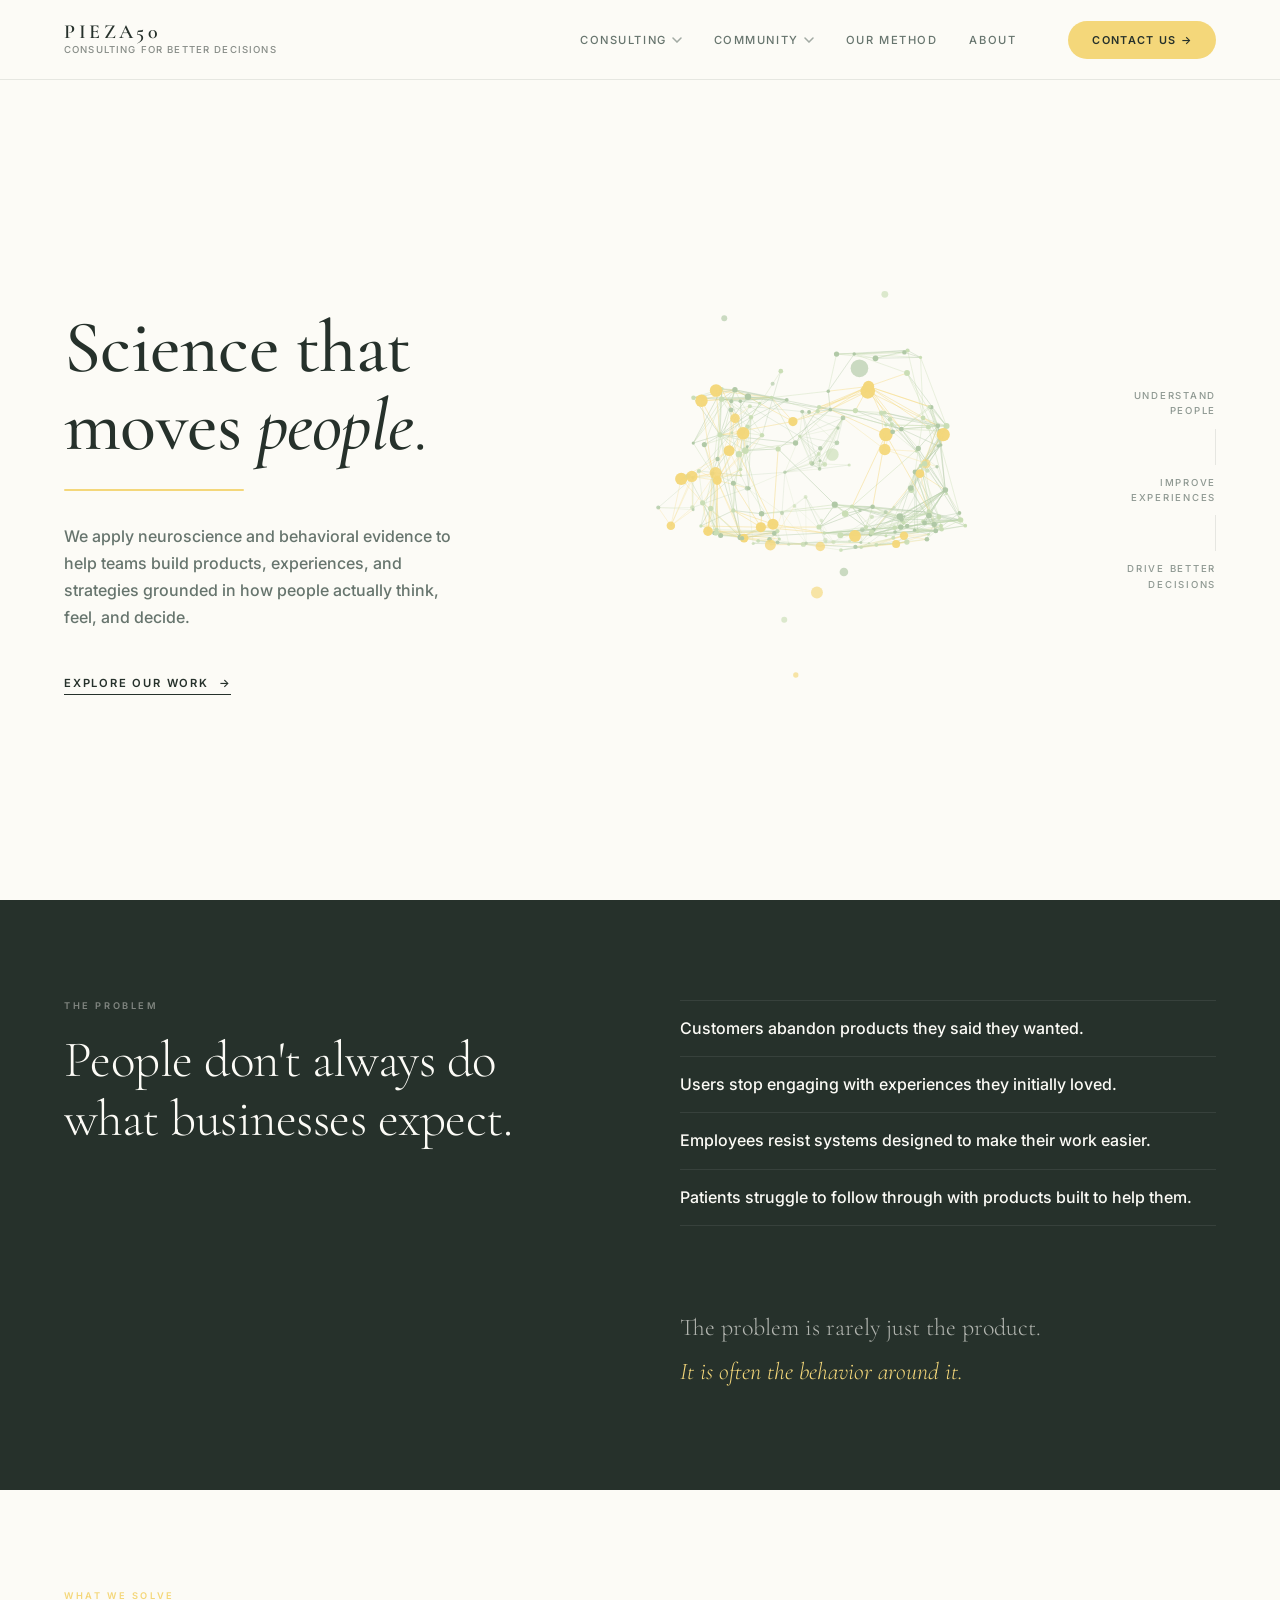
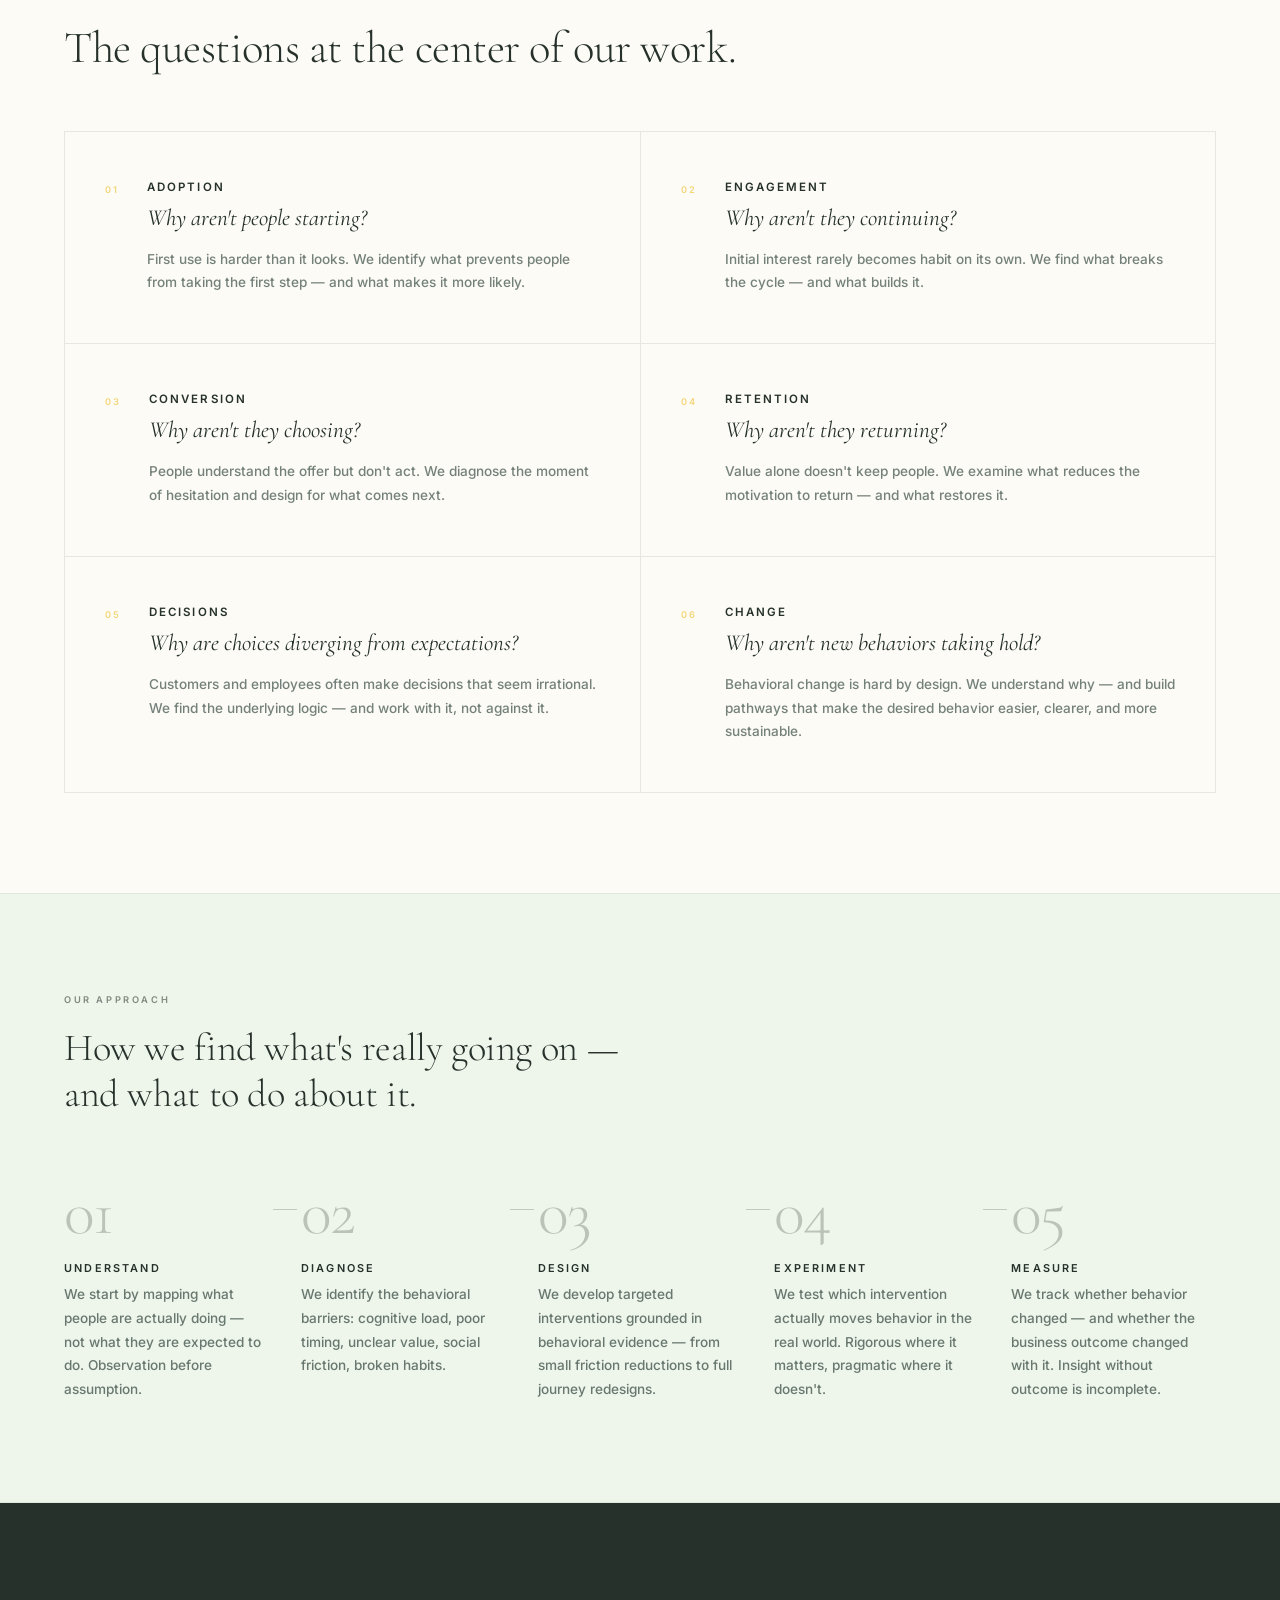
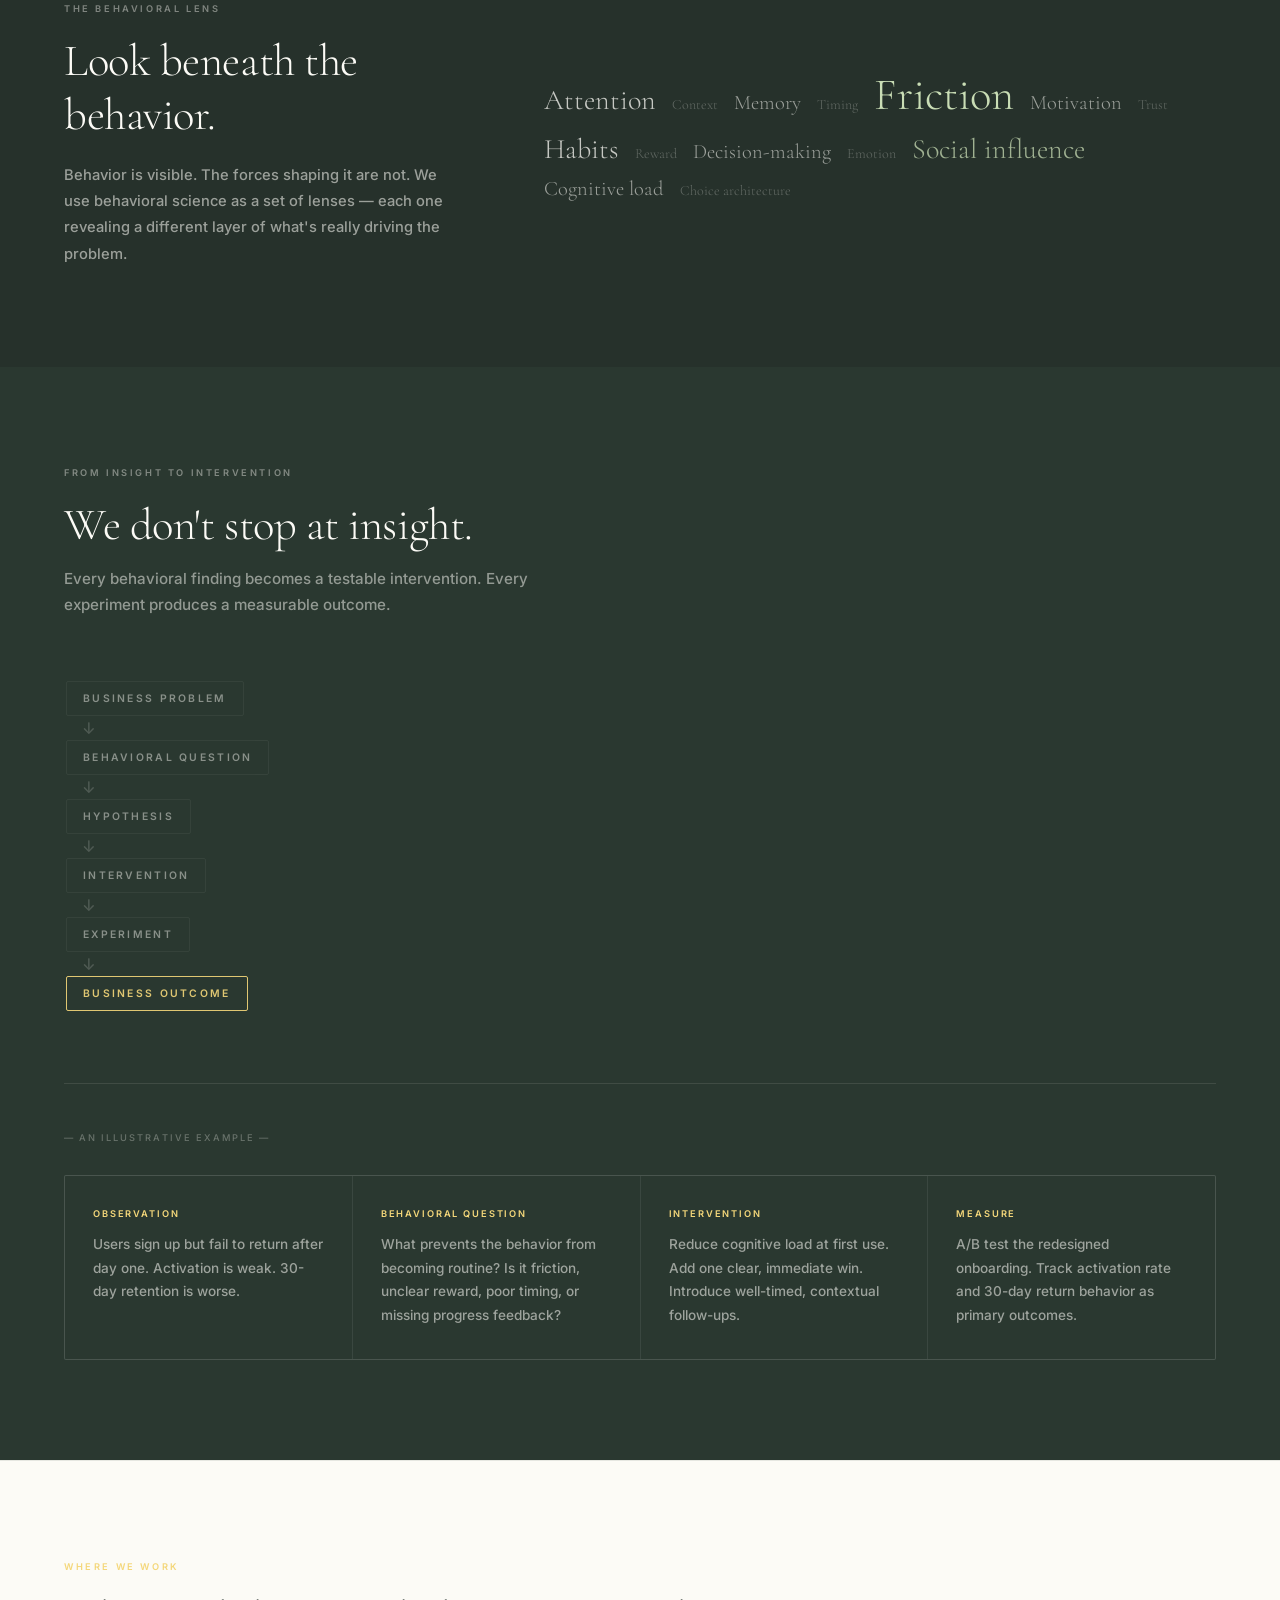
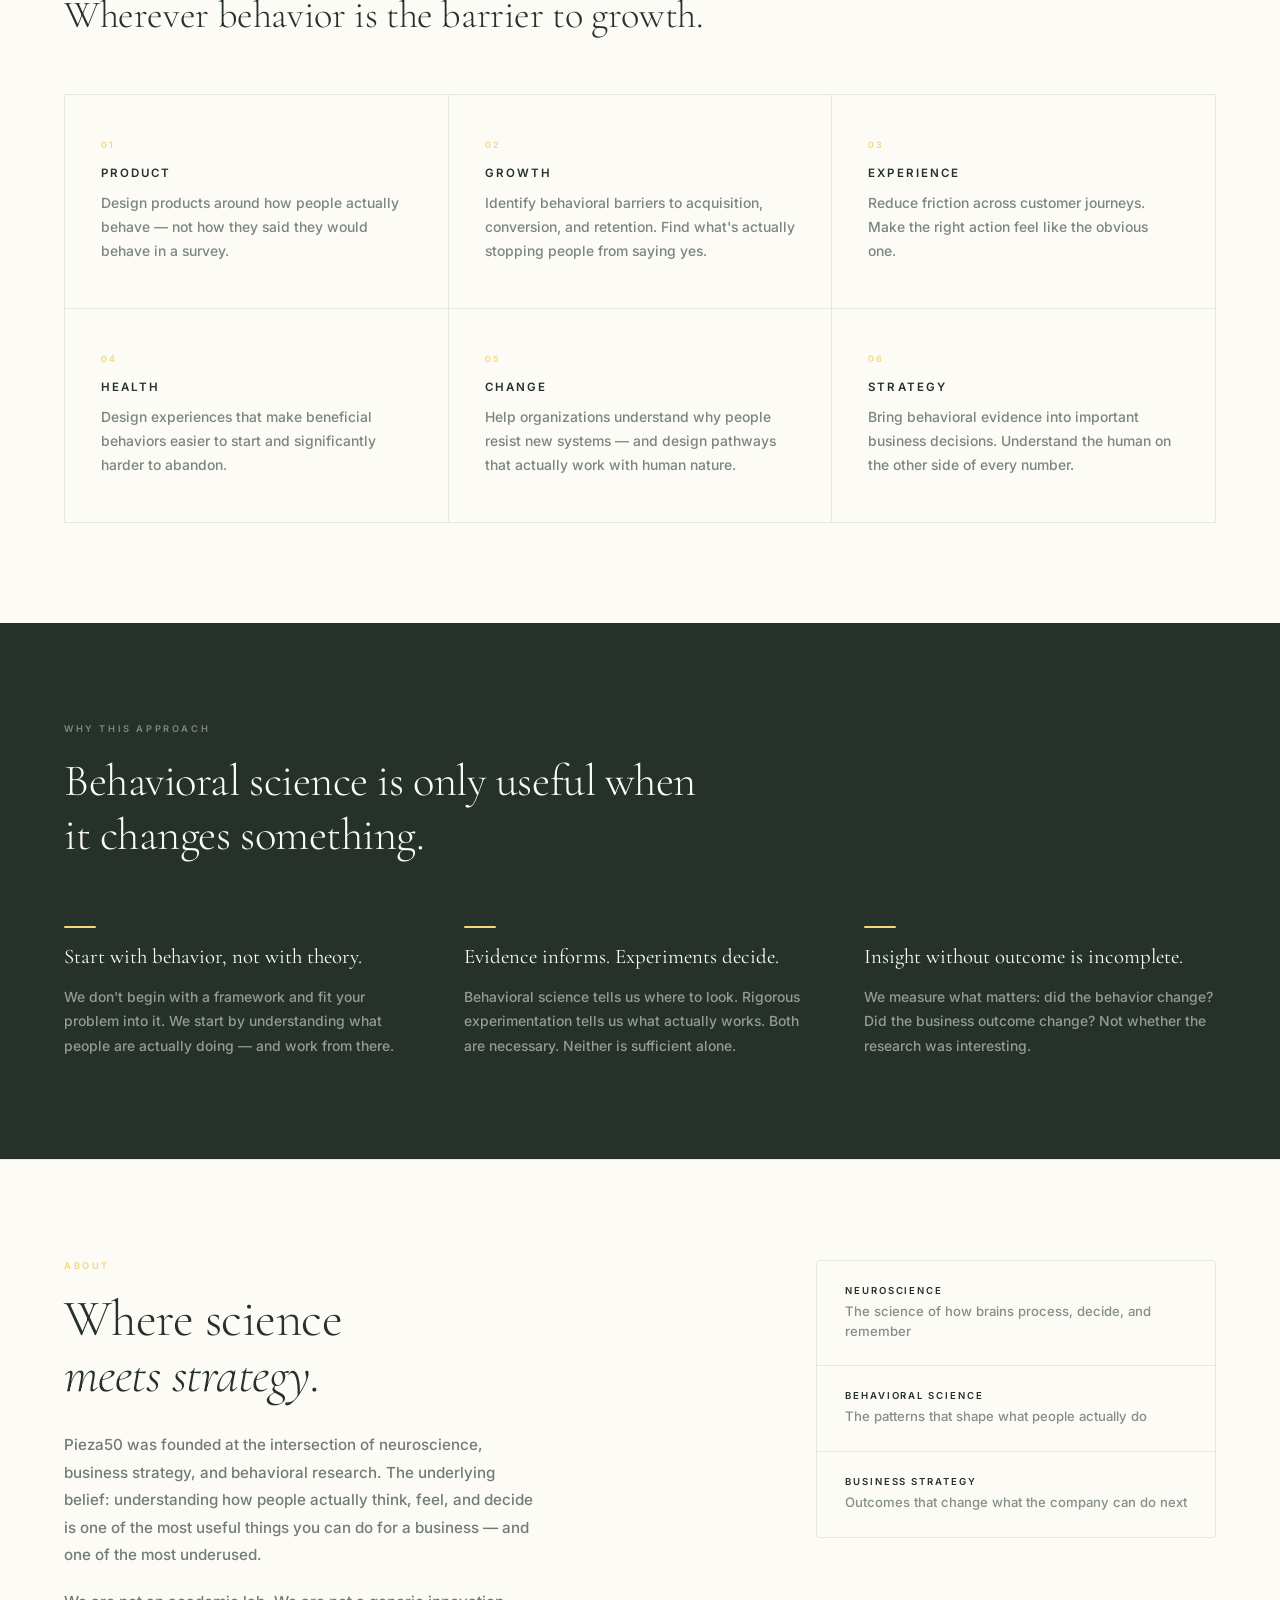
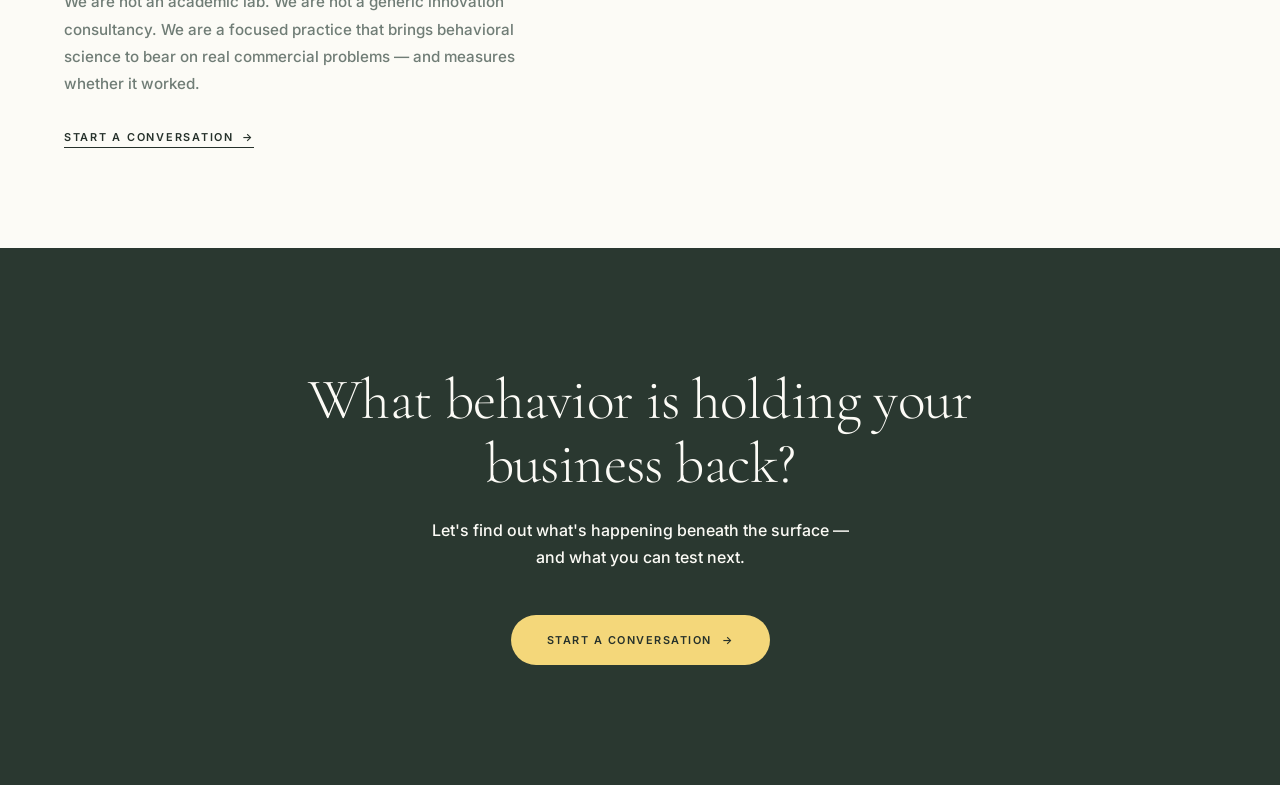
<file: index.html>
<!DOCTYPE html>
<html lang="en">
<head>
  <meta charset="UTF-8" />
  <meta name="viewport" content="width=device-width, initial-scale=1.0" />
  <title>Pieza50 | Neuroscience Consulting for Better Decisions</title>
  <meta name="description" content="We use neuroscience and behavioral evidence to help teams build products, experiences, and strategies around how people actually think, feel, and decide." />
  <link rel="preconnect" href="https://fonts.googleapis.com" />
  <link rel="preconnect" href="https://fonts.gstatic.com" crossorigin />
  <link href="https://fonts.googleapis.com/css2?family=Cormorant+Garamond:ital,wght@0,300;0,400;0,500;0,600;1,300;1,400;1,500;1,600&family=Inter:wght@300;400;500;600&display=swap" rel="stylesheet" />
  <link rel="stylesheet" href="css/style.css" />
  <link rel="stylesheet" href="css/sections.css" />

</head>
<body>

  <!-- ====== NAVIGATION ====== -->
  <nav class="nav" id="nav">
    <div class="nav-inner">

      <!-- Logo -->
      <a href="/" class="nav-logo">
        <div class="nav-brand-text">
          <span class="nav-brand-name">PIEZA50</span>
          <span class="nav-brand-sub">Consulting for Better Decisions</span>
        </div>
      </a>

      <!-- Nav Items -->
      <ul class="nav-items" id="nav-items">

        <li class="nav-item has-dropdown" id="dd-consulting">
          <button class="nav-link" aria-expanded="false">
            Consulting
            <svg class="chevron" width="10" height="6" viewBox="0 0 10 6"><path d="M1 1L5 5L9 1" stroke="currentColor" stroke-width="1.5" stroke-linecap="round" fill="none"/></svg>
          </button>
          <div class="dropdown" role="menu">
            <a href="consulting.html#product-design" class="dropdown-item" role="menuitem">Product Design</a>
            <a href="consulting.html#strategy" class="dropdown-item" role="menuitem">Strategy &amp; Innovation</a>
            <a href="consulting.html#marketing" class="dropdown-item" role="menuitem">Marketing &amp; Growth</a>
            <a href="consulting.html#workplace" class="dropdown-item" role="menuitem">Workplace Engagement</a>
          </div>
        </li>

        <li class="nav-item has-dropdown" id="dd-comunidad">
          <button class="nav-link" aria-expanded="false">
            Community
            <svg class="chevron" width="10" height="6" viewBox="0 0 10 6"><path d="M1 1L5 5L9 1" stroke="currentColor" stroke-width="1.5" stroke-linecap="round" fill="none"/></svg>
          </button>
          <div class="dropdown" role="menu">
            <a href="comunidad/recursos.html" class="dropdown-item" role="menuitem">Resources</a>
            <a href="#" class="dropdown-item" role="menuitem">Join Us</a>
            <a href="#" class="dropdown-item" role="menuitem">Newsletter</a>
          </div>
        </li>

        <li class="nav-item">
          <a href="#approach" class="nav-link">Our Method</a>
        </li>

        <li class="nav-item">
          <a href="#about" class="nav-link">About</a>
        </li>

      </ul>

      <!-- CTA -->
      <a href="#contact" class="nav-cta">
        CONTACT US <span aria-hidden="true">→</span>
      </a>

      <!-- Mobile Burger -->
      <button class="nav-burger" id="nav-burger" aria-label="Toggle menu">
        <span></span><span></span><span></span>
      </button>

    </div>
  </nav>


  <!-- ====== HERO ====== -->
  <section class="hero" id="hero">

    <!-- Left: text -->
    <div class="hero-text">
      <h1 class="hero-title">
        Science that<br>
        moves
        <span class="word-wrap">
          <span class="cycling-word" id="cyclingWord">people</span>
        </span><span class="title-period">.</span>
      </h1>
      <div class="title-underline" aria-hidden="true"></div>
      <p class="hero-body">
        We apply neuroscience and behavioral evidence to help teams build
        products, experiences, and strategies grounded in how people actually
        think, feel, and decide.
      </p>
      <a href="#work" class="hero-cta-link">
        EXPLORE OUR WORK <span aria-hidden="true">→</span>
      </a>
    </div>

    <!-- Center: 3‑D Brain -->
    <div class="brain-container" id="brainContainer">
      <canvas id="brain-canvas"></canvas>
    </div>

    <!-- Right: sidebar labels -->
    <aside class="hero-sidebar" aria-label="Key outcomes">
      <div class="sidebar-item">UNDERSTAND<br>PEOPLE</div>
      <div class="sidebar-divider" aria-hidden="true"></div>
      <div class="sidebar-item">IMPROVE<br>EXPERIENCES</div>
      <div class="sidebar-divider" aria-hidden="true"></div>
      <div class="sidebar-item">DRIVE BETTER<br>DECISIONS</div>
    </aside>

  </section>



  <!-- ====== SECTION: THE PROBLEM ====== -->
  <section class="s-problem" id="problem">
    <div class="s-problem-inner">
      <div class="s-problem-left reveal">
        <p class="eyebrow-light">THE PROBLEM</p>
        <h2 class="s-problem-statement">People don't always do what businesses expect.</h2>
      </div>
      <div class="s-problem-right">
        <ul class="s-problem-list">
          <li class="reveal">Customers abandon products they said they wanted.</li>
          <li class="reveal">Users stop engaging with experiences they initially loved.</li>
          <li class="reveal">Employees resist systems designed to make their work easier.</li>
          <li class="reveal">Patients struggle to follow through with products built to help them.</li>
        </ul>
        <div class="s-problem-insight reveal">
          <p>The problem is rarely just the product.</p>
          <p class="s-problem-emphasis">It is often the behavior around it.</p>
        </div>
      </div>
    </div>
  </section>


  <!-- ====== SECTION: WHAT WE SOLVE ====== -->
  <section class="s-solve" id="solve">
    <div class="s-solve-inner">
      <div class="s-solve-header reveal">
        <p class="eyebrow-gold">WHAT WE SOLVE</p>
        <h2 class="s-solve-title">The questions at the center of our work.</h2>
      </div>
      <div class="s-solve-grid">

        <div class="solve-item reveal">
          <span class="solve-num">01</span>
          <div class="solve-content">
            <h3 class="solve-name">ADOPTION</h3>
            <p class="solve-q">Why aren't people starting?</p>
            <p class="solve-desc">First use is harder than it looks. We identify what prevents people from taking the first step — and what makes it more likely.</p>
          </div>
        </div>

        <div class="solve-item reveal">
          <span class="solve-num">02</span>
          <div class="solve-content">
            <h3 class="solve-name">ENGAGEMENT</h3>
            <p class="solve-q">Why aren't they continuing?</p>
            <p class="solve-desc">Initial interest rarely becomes habit on its own. We find what breaks the cycle — and what builds it.</p>
          </div>
        </div>

        <div class="solve-item reveal">
          <span class="solve-num">03</span>
          <div class="solve-content">
            <h3 class="solve-name">CONVERSION</h3>
            <p class="solve-q">Why aren't they choosing?</p>
            <p class="solve-desc">People understand the offer but don't act. We diagnose the moment of hesitation and design for what comes next.</p>
          </div>
        </div>

        <div class="solve-item reveal">
          <span class="solve-num">04</span>
          <div class="solve-content">
            <h3 class="solve-name">RETENTION</h3>
            <p class="solve-q">Why aren't they returning?</p>
            <p class="solve-desc">Value alone doesn't keep people. We examine what reduces the motivation to return — and what restores it.</p>
          </div>
        </div>

        <div class="solve-item reveal">
          <span class="solve-num">05</span>
          <div class="solve-content">
            <h3 class="solve-name">DECISIONS</h3>
            <p class="solve-q">Why are choices diverging from expectations?</p>
            <p class="solve-desc">Customers and employees often make decisions that seem irrational. We find the underlying logic — and work with it, not against it.</p>
          </div>
        </div>

        <div class="solve-item reveal">
          <span class="solve-num">06</span>
          <div class="solve-content">
            <h3 class="solve-name">CHANGE</h3>
            <p class="solve-q">Why aren't new behaviors taking hold?</p>
            <p class="solve-desc">Behavioral change is hard by design. We understand why — and build pathways that make the desired behavior easier, clearer, and more sustainable.</p>
          </div>
        </div>

      </div>
    </div>
  </section>


  <!-- ====== SECTION: OUR APPROACH ====== -->
  <section class="s-approach" id="approach">
    <div class="s-approach-inner">
      <div class="s-approach-header reveal">
        <p class="eyebrow-dark">OUR APPROACH</p>
        <h2 class="s-approach-title">How we find what's really going on — and what to do about it.</h2>
      </div>
      <div class="approach-steps">

        <div class="approach-step reveal">
          <div class="step-num">01</div>
          <div class="step-body">
            <h3 class="step-name">UNDERSTAND</h3>
            <p class="step-desc">We start by mapping what people are actually doing — not what they are expected to do. Observation before assumption.</p>
          </div>
        </div>

        <div class="step-connector" aria-hidden="true"></div>

        <div class="approach-step reveal">
          <div class="step-num">02</div>
          <div class="step-body">
            <h3 class="step-name">DIAGNOSE</h3>
            <p class="step-desc">We identify the behavioral barriers: cognitive load, poor timing, unclear value, social friction, broken habits.</p>
          </div>
        </div>

        <div class="step-connector" aria-hidden="true"></div>

        <div class="approach-step reveal">
          <div class="step-num">03</div>
          <div class="step-body">
            <h3 class="step-name">DESIGN</h3>
            <p class="step-desc">We develop targeted interventions grounded in behavioral evidence — from small friction reductions to full journey redesigns.</p>
          </div>
        </div>

        <div class="step-connector" aria-hidden="true"></div>

        <div class="approach-step reveal">
          <div class="step-num">04</div>
          <div class="step-body">
            <h3 class="step-name">EXPERIMENT</h3>
            <p class="step-desc">We test which intervention actually moves behavior in the real world. Rigorous where it matters, pragmatic where it doesn't.</p>
          </div>
        </div>

        <div class="step-connector" aria-hidden="true"></div>

        <div class="approach-step reveal">
          <div class="step-num">05</div>
          <div class="step-body">
            <h3 class="step-name">MEASURE</h3>
            <p class="step-desc">We track whether behavior changed — and whether the business outcome changed with it. Insight without outcome is incomplete.</p>
          </div>
        </div>

      </div>
    </div>
  </section>


  <!-- ====== SECTION: THE BEHAVIORAL LENS ====== -->
  <section class="s-lens" id="lens">
    <div class="s-lens-inner">
      <div class="s-lens-left reveal">
        <p class="eyebrow-light">THE BEHAVIORAL LENS</p>
        <h2 class="s-lens-title">Look beneath the behavior.</h2>
        <p class="s-lens-body">Behavior is visible. The forces shaping it are not. We use behavioral science as a set of lenses — each one revealing a different layer of what's really driving the problem.</p>
      </div>
      <div class="s-lens-right" aria-hidden="true">
        <div class="lens-cloud">
          <span class="lc lc-lg">Attention</span>
          <span class="lc lc-sm lc-dim">Context</span>
          <span class="lc lc-md">Memory</span>
          <span class="lc lc-sm lc-dim">Timing</span>
          <span class="lc lc-xl lc-accent">Friction</span>
          <span class="lc lc-md">Motivation</span>
          <span class="lc lc-sm lc-dim">Trust</span>
          <span class="lc lc-lg">Habits</span>
          <span class="lc lc-sm lc-dim">Reward</span>
          <span class="lc lc-md">Decision-making</span>
          <span class="lc lc-sm lc-dim">Emotion</span>
          <span class="lc lc-lg lc-accent">Social influence</span>
          <span class="lc lc-md">Cognitive load</span>
          <span class="lc lc-sm lc-dim">Choice architecture</span>
        </div>
      </div>
    </div>
  </section>


  <!-- ====== SECTION: FROM INSIGHT TO INTERVENTION ====== -->
  <section class="s-transform" id="transform">
    <div class="s-transform-inner">
      <div class="s-transform-header reveal">
        <p class="eyebrow-light">FROM INSIGHT TO INTERVENTION</p>
        <h2 class="s-transform-title">We don't stop at insight.</h2>
        <p class="s-transform-sub">Every behavioral finding becomes a testable intervention. Every experiment produces a measurable outcome.</p>
      </div>

      <div class="transform-chain reveal">
        <div class="tc-step">BUSINESS PROBLEM</div>
        <div class="tc-arrow" aria-hidden="true">↓</div>
        <div class="tc-step">BEHAVIORAL QUESTION</div>
        <div class="tc-arrow" aria-hidden="true">↓</div>
        <div class="tc-step">HYPOTHESIS</div>
        <div class="tc-arrow" aria-hidden="true">↓</div>
        <div class="tc-step">INTERVENTION</div>
        <div class="tc-arrow" aria-hidden="true">↓</div>
        <div class="tc-step">EXPERIMENT</div>
        <div class="tc-arrow" aria-hidden="true">↓</div>
        <div class="tc-step tc-outcome">BUSINESS OUTCOME</div>
      </div>

      <div class="transform-example reveal">
        <p class="te-tag">— AN ILLUSTRATIVE EXAMPLE —</p>
        <div class="te-grid">
          <div class="te-col">
            <span class="te-step">OBSERVATION</span>
            <p class="te-text">Users sign up but fail to return after day one. Activation is weak. 30-day retention is worse.</p>
          </div>
          <div class="te-col">
            <span class="te-step">BEHAVIORAL QUESTION</span>
            <p class="te-text">What prevents the behavior from becoming routine? Is it friction, unclear reward, poor timing, or missing progress feedback?</p>
          </div>
          <div class="te-col">
            <span class="te-step">INTERVENTION</span>
            <p class="te-text">Reduce cognitive load at first use. Add one clear, immediate win. Introduce well-timed, contextual follow-ups.</p>
          </div>
          <div class="te-col">
            <span class="te-step">MEASURE</span>
            <p class="te-text">A/B test the redesigned onboarding. Track activation rate and 30-day return behavior as primary outcomes.</p>
          </div>
        </div>
      </div>
    </div>
  </section>


  <!-- ====== SECTION: WHERE WE WORK ====== -->
  <section class="s-domains" id="domains">
    <div class="s-domains-inner">
      <div class="s-domains-header reveal">
        <p class="eyebrow-gold">WHERE WE WORK</p>
        <h2 class="s-domains-title">Wherever behavior is the barrier to growth.</h2>
      </div>
      <div class="domains-grid">

        <div class="domain-item reveal">
          <span class="domain-n">01</span>
          <h3 class="domain-name">PRODUCT</h3>
          <p class="domain-desc">Design products around how people actually behave — not how they said they would behave in a survey.</p>
        </div>

        <div class="domain-item reveal">
          <span class="domain-n">02</span>
          <h3 class="domain-name">GROWTH</h3>
          <p class="domain-desc">Identify behavioral barriers to acquisition, conversion, and retention. Find what's actually stopping people from saying yes.</p>
        </div>

        <div class="domain-item reveal">
          <span class="domain-n">03</span>
          <h3 class="domain-name">EXPERIENCE</h3>
          <p class="domain-desc">Reduce friction across customer journeys. Make the right action feel like the obvious one.</p>
        </div>

        <div class="domain-item reveal">
          <span class="domain-n">04</span>
          <h3 class="domain-name">HEALTH</h3>
          <p class="domain-desc">Design experiences that make beneficial behaviors easier to start and significantly harder to abandon.</p>
        </div>

        <div class="domain-item reveal">
          <span class="domain-n">05</span>
          <h3 class="domain-name">CHANGE</h3>
          <p class="domain-desc">Help organizations understand why people resist new systems — and design pathways that actually work with human nature.</p>
        </div>

        <div class="domain-item reveal">
          <span class="domain-n">06</span>
          <h3 class="domain-name">STRATEGY</h3>
          <p class="domain-desc">Bring behavioral evidence into important business decisions. Understand the human on the other side of every number.</p>
        </div>

      </div>
    </div>
  </section>


  <!-- ====== SECTION: WHY THIS APPROACH ====== -->
  <section class="s-why" id="why">
    <div class="s-why-inner">
      <div class="s-why-header reveal">
        <p class="eyebrow-light">WHY THIS APPROACH</p>
        <h2 class="s-why-title">Behavioral science is only useful when it changes something.</h2>
      </div>
      <div class="s-why-grid">
        <div class="why-item reveal">
          <div class="why-rule"></div>
          <h3 class="why-heading">Start with behavior, not with theory.</h3>
          <p class="why-body">We don't begin with a framework and fit your problem into it. We start by understanding what people are actually doing — and work from there.</p>
        </div>
        <div class="why-item reveal">
          <div class="why-rule"></div>
          <h3 class="why-heading">Evidence informs. Experiments decide.</h3>
          <p class="why-body">Behavioral science tells us where to look. Rigorous experimentation tells us what actually works. Both are necessary. Neither is sufficient alone.</p>
        </div>
        <div class="why-item reveal">
          <div class="why-rule"></div>
          <h3 class="why-heading">Insight without outcome is incomplete.</h3>
          <p class="why-body">We measure what matters: did the behavior change? Did the business outcome change? Not whether the research was interesting.</p>
        </div>
      </div>
    </div>
  </section>


  <!-- ====== SECTION: ABOUT ====== -->
  <section class="s-about" id="about">
    <div class="s-about-inner">
      <div class="s-about-text reveal">
        <p class="eyebrow-gold">ABOUT</p>
        <h2 class="s-about-title">Where science<br><em>meets strategy.</em></h2>
        <p class="s-about-body">Pieza50 was founded at the intersection of neuroscience, business strategy, and behavioral research. The underlying belief: understanding how people actually think, feel, and decide is one of the most useful things you can do for a business — and one of the most underused.</p>
        <p class="s-about-body">We are not an academic lab. We are not a generic innovation consultancy. We are a focused practice that brings behavioral science to bear on real commercial problems — and measures whether it worked.</p>
        <a href="#contact" class="s-about-link">Start a conversation <span aria-hidden="true">→</span></a>
      </div>
      <div class="s-about-aside reveal">
        <div class="about-pillars">
          <div class="ap-item">
            <span class="ap-label">NEUROSCIENCE</span>
            <span class="ap-desc">The science of how brains process, decide, and remember</span>
          </div>
          <div class="ap-divider"></div>
          <div class="ap-item">
            <span class="ap-label">BEHAVIORAL SCIENCE</span>
            <span class="ap-desc">The patterns that shape what people actually do</span>
          </div>
          <div class="ap-divider"></div>
          <div class="ap-item">
            <span class="ap-label">BUSINESS STRATEGY</span>
            <span class="ap-desc">Outcomes that change what the company can do next</span>
          </div>
        </div>
      </div>
    </div>
  </section>


  <!-- ====== SECTION: FINAL CTA ====== -->
  <section class="s-cta" id="contact">
    <div class="s-cta-inner">
      <h2 class="s-cta-title reveal">What behavior is holding your business back?</h2>
      <p class="s-cta-body reveal">Let's find out what's happening beneath the surface — and what you can test next.</p>
      <a href="mailto:hello@pieza50.com" class="s-cta-btn reveal">START A CONVERSATION <span aria-hidden="true">→</span></a>
    </div>
  </section>


  <!-- Scripts -->
  <script src="js/main.js" defer></script>
  <script src="js/brain.js" defer></script>

</body>
</html>
</file>
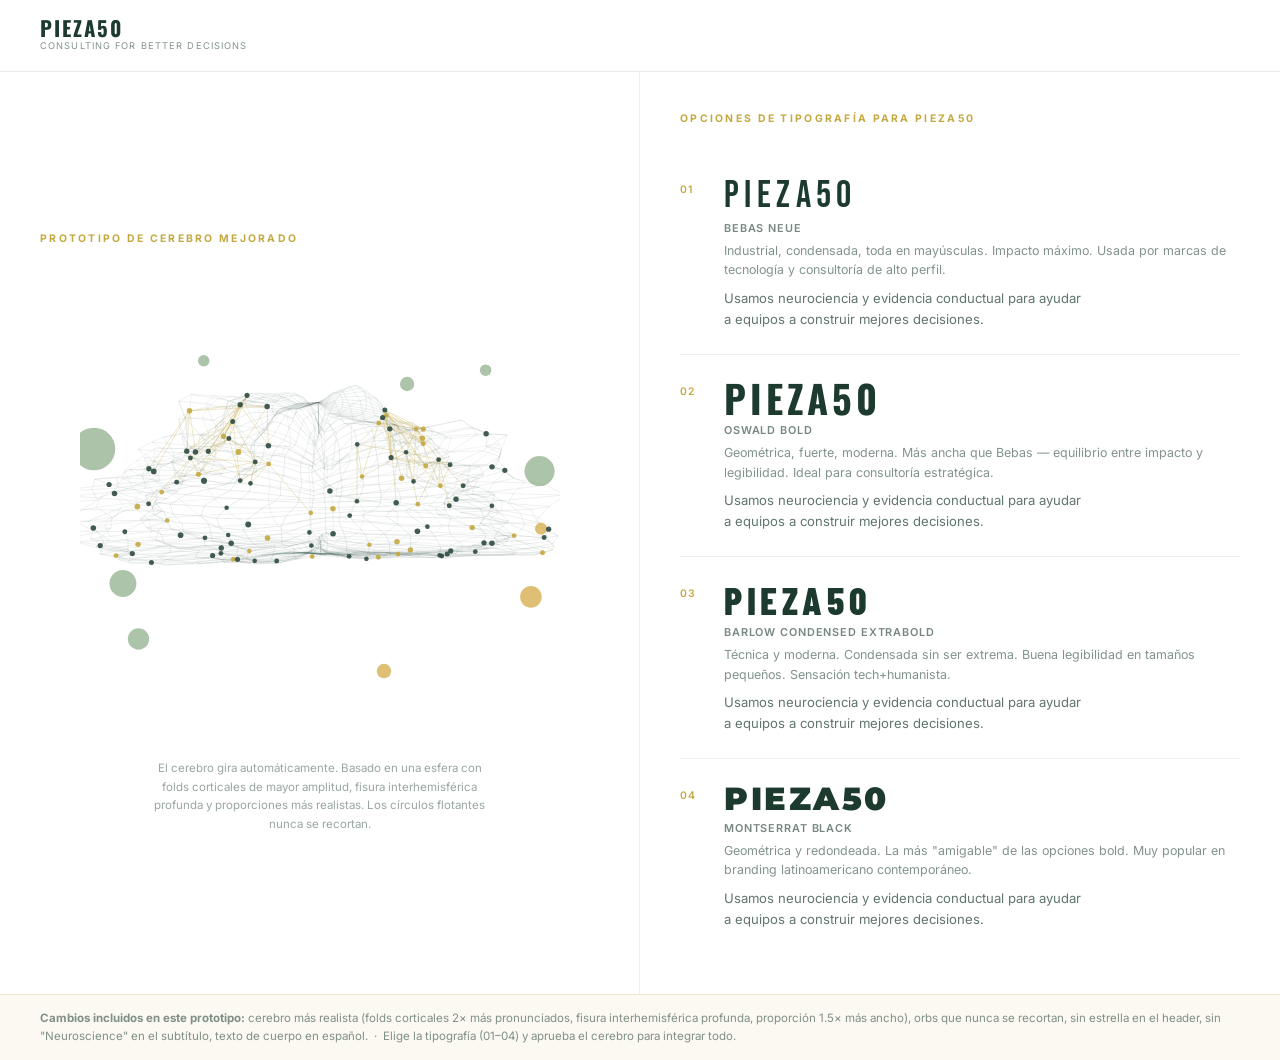
<file: brain-prototype.html>
<!DOCTYPE html>
<html lang="es">
<head>
<meta charset="UTF-8"/>
<title>Pieza50 — Brain Prototype</title>
<link rel="preconnect" href="https://fonts.googleapis.com"/>
<link rel="preconnect" href="https://fonts.gstatic.com" crossorigin/>
<link href="https://fonts.googleapis.com/css2?family=Bebas+Neue&family=Oswald:wght@600;700&family=Barlow+Condensed:wght@700;800&family=Montserrat:wght@800;900&family=Cormorant+Garamond:wght@600&family=Inter:wght@400;500&display=swap" rel="stylesheet"/>
<style>
  * { box-sizing: border-box; margin: 0; padding: 0; }
  body { background: #fff; font-family: 'Inter', sans-serif; color: #1C3A2E; }

  /* ── HEADER ── */
  .preview-header {
    padding: 18px 40px;
    background: #fff;
    border-bottom: 1px solid rgba(28,58,46,.1);
    display: flex;
    align-items: center;
    gap: 12px;
  }
  .brand-name {
    letter-spacing: .12em;
    font-size: 1.3rem;
    color: #1C3A2E;
    line-height: 1;
  }
  .brand-sub {
    font-size: .58rem;
    letter-spacing: .12em;
    text-transform: uppercase;
    color: rgba(28,58,46,.55);
    line-height: 1.5;
  }

  /* ── LAYOUT ── */
  .two-col {
    display: grid;
    grid-template-columns: 1fr 1fr;
    gap: 0;
    min-height: calc(100vh - 57px);
  }

  /* ── BRAIN PANEL ── */
  .brain-panel {
    background: #fff;
    display: flex;
    flex-direction: column;
    align-items: center;
    justify-content: center;
    padding: 40px;
    border-right: 1px solid rgba(28,58,46,.08);
  }
  .brain-panel h2 {
    font-family: 'Inter', sans-serif;
    font-size: .65rem;
    letter-spacing: .22em;
    text-transform: uppercase;
    color: #C4A840;
    margin-bottom: 20px;
    align-self: flex-start;
  }
  #brainCanvas {
    border-radius: 4px;
  }
  .note {
    margin-top: 14px;
    font-size: .72rem;
    color: rgba(28,58,46,.45);
    text-align: center;
    max-width: 340px;
    line-height: 1.6;
  }

  /* ── FONT PANEL ── */
  .font-panel {
    padding: 40px;
    display: flex;
    flex-direction: column;
    gap: 0;
    overflow-y: auto;
  }
  .font-panel h2 {
    font-family: 'Inter', sans-serif;
    font-size: .65rem;
    letter-spacing: .22em;
    text-transform: uppercase;
    color: #C4A840;
    margin-bottom: 28px;
  }
  .font-option {
    padding: 24px 0;
    border-bottom: 1px solid rgba(28,58,46,.08);
    display: grid;
    grid-template-columns: 28px 1fr;
    gap: 16px;
    align-items: start;
  }
  .font-option:last-child { border-bottom: none; }
  .font-num {
    font-size: .65rem;
    font-weight: 600;
    color: #C4A840;
    padding-top: 6px;
    letter-spacing: .08em;
  }
  .font-content {}
  .font-brand {
    font-size: 2.4rem;
    color: #1C3A2E;
    line-height: 1;
    margin-bottom: 6px;
    letter-spacing: .04em;
  }
  .f1 .font-brand { font-family: 'Bebas Neue', sans-serif; letter-spacing: .14em; }
  .f2 .font-brand { font-family: 'Oswald', sans-serif; font-weight: 700; letter-spacing: .10em; }
  .f3 .font-brand { font-family: 'Barlow Condensed', sans-serif; font-weight: 800; letter-spacing: .12em; }
  .f4 .font-brand { font-family: 'Montserrat', sans-serif; font-weight: 900; letter-spacing: .08em; font-size: 2rem; }

  .font-name {
    font-size: .68rem;
    font-weight: 600;
    letter-spacing: .08em;
    color: #1C3A2E;
    opacity: .6;
    text-transform: uppercase;
  }
  .font-desc {
    margin-top: 6px;
    font-size: .78rem;
    color: rgba(28,58,46,.55);
    line-height: 1.55;
  }
  /* Body font preview strip */
  .body-strip {
    margin-top: 8px;
    font-size: .82rem;
    color: rgba(28,58,46,.7);
    line-height: 1.6;
    max-width: 360px;
  }

  /* ── FOOTER NOTE ── */
  .proto-note {
    background: rgba(196,168,64,.07);
    border-top: 1px solid rgba(196,168,64,.2);
    padding: 14px 40px;
    font-size: .72rem;
    color: rgba(28,58,46,.55);
    line-height: 1.6;
  }
</style>
</head>
<body>

<!-- Header preview (option A — no star, no "Neuroscience") -->
<div class="preview-header">
  <div>
    <div class="brand-name f2" style="font-family:'Oswald',sans-serif;font-weight:700;letter-spacing:.10em;">PIEZA50</div>
    <div class="brand-sub">Consulting for Better Decisions</div>
  </div>
</div>

<div class="two-col">

  <!-- ── LEFT: Brain ── -->
  <div class="brain-panel">
    <h2>Prototipo de cerebro mejorado</h2>
    <canvas id="brainCanvas" width="480" height="480"></canvas>
    <p class="note">El cerebro gira automáticamente. Basado en una esfera con folds corticales de mayor amplitud, fisura interhemisférica profunda y proporciones más realistas. Los círculos flotantes nunca se recortan.</p>
  </div>

  <!-- ── RIGHT: Typography options ── -->
  <div class="font-panel">
    <h2>Opciones de tipografía para PIEZA50</h2>

    <div class="font-option f1">
      <span class="font-num">01</span>
      <div class="font-content">
        <div class="font-brand">PIEZA50</div>
        <div class="font-name">Bebas Neue</div>
        <div class="font-desc">Industrial, condensada, toda en mayúsculas. Impacto máximo. Usada por marcas de tecnología y consultoría de alto perfil.</div>
        <div class="body-strip">Usamos neurociencia y evidencia conductual para ayudar a equipos a construir mejores decisiones.</div>
      </div>
    </div>

    <div class="font-option f2">
      <span class="font-num">02</span>
      <div class="font-content">
        <div class="font-brand">PIEZA50</div>
        <div class="font-name">Oswald Bold</div>
        <div class="font-desc">Geométrica, fuerte, moderna. Más ancha que Bebas — equilibrio entre impacto y legibilidad. Ideal para consultoría estratégica.</div>
        <div class="body-strip">Usamos neurociencia y evidencia conductual para ayudar a equipos a construir mejores decisiones.</div>
      </div>
    </div>

    <div class="font-option f3">
      <span class="font-num">03</span>
      <div class="font-content">
        <div class="font-brand">PIEZA50</div>
        <div class="font-name">Barlow Condensed ExtraBold</div>
        <div class="font-desc">Técnica y moderna. Condensada sin ser extrema. Buena legibilidad en tamaños pequeños. Sensación tech+humanista.</div>
        <div class="body-strip">Usamos neurociencia y evidencia conductual para ayudar a equipos a construir mejores decisiones.</div>
      </div>
    </div>

    <div class="font-option f4">
      <span class="font-num">04</span>
      <div class="font-content">
        <div class="font-brand">PIEZA50</div>
        <div class="font-name">Montserrat Black</div>
        <div class="font-desc">Geométrica y redondeada. La más "amigable" de las opciones bold. Muy popular en branding latinoamericano contemporáneo.</div>
        <div class="body-strip">Usamos neurociencia y evidencia conductual para ayudar a equipos a construir mejores decisiones.</div>
      </div>
    </div>

  </div>
</div>

<div class="proto-note">
  <strong>Cambios incluidos en este prototipo:</strong>
  cerebro más realista (folds corticales 2× más pronunciados, fisura interhemisférica profunda, proporción 1.5× más ancho), orbs que nunca se recortan,
  sin estrella en el header, sin "Neuroscience" en el subtítulo, texto de cuerpo en español.
  &nbsp;·&nbsp; Elige la tipografía (01–04) y aprueba el cerebro para integrar todo.
</div>

<script>
/* ── Improved Brain Renderer ──────────────────────────────────────────── */
(function () {
  const canvas = document.getElementById('brainCanvas');
  const ctx    = canvas.getContext('2d');
  const W = canvas.width, H = canvas.height;

  // Config
  const LAT       = 30;
  const LON       = 48;
  const FOV       = 5.0;
  const SCALE     = Math.min(W, H) * 0.28; // smaller → orbs stay inside

  // Colours
  const C_WIRE   = 'rgba(45,74,62,';
  const C_GOLD   = '#C4A840';
  const C_GREEN  = '#2D4A3E';
  const C_SAGE   = '#8FAF8C';
  const C_YELLOW = '#D4A843';

  // ── Improved radius function ──────────────────────────────────────────
  function brainR(phi, theta) {
    const xn = Math.sin(phi) * Math.cos(theta);
    const yn = Math.cos(phi);
    const zn = Math.sin(phi) * Math.sin(theta);

    // Stronger, more irregular cortical folds (2× previous amplitude)
    const f1 = Math.sin(xn * 3.5 + yn * 2.2) * Math.cos(zn * 2.6) * 0.28;
    const f2 = Math.cos(yn * 6.0 + zn * 3.4) * Math.sin(xn * 3.8) * 0.19;
    const f3 = Math.sin(zn * 8.5 + xn * 5.2) * Math.cos(yn * 4.8) * 0.13;
    const f4 = Math.cos(xn * 12.5 + yn * 7.8) * Math.sin(zn * 11.5) * 0.08;
    const f5 = Math.sin(yn * 17.0 + zn * 13.5) * 0.05;
    const f6 = Math.cos(xn * 21.0 + zn * 17.0) * 0.03;

    // Deep interhemispheric fissure
    const fissure = Math.exp(-Math.pow(Math.cos(theta), 2) * 18) * 0.38;

    return 1 + f1 + f2 + f3 + f4 + f5 + f6 - fissure;
  }

  // ── Build geometry ────────────────────────────────────────────────────
  const verts = [];
  const edges = [];
  const grid  = [];

  for (let la = 0; la <= LAT; la++) {
    const phi = (la / LAT) * Math.PI;
    const row = [];
    for (let lo = 0; lo < LON; lo++) {
      const theta = (lo / LON) * Math.PI * 2;
      const r     = brainR(phi, theta);
      const idx   = verts.length;

      let ox = r * Math.sin(phi) * Math.cos(theta) * 1.52; // much wider
      let oy = r * Math.cos(phi) * 0.66;                    // much flatter
      let oz = r * Math.sin(phi) * Math.sin(theta) * 0.98;

      // Flatten inferior surface (brain sits on skull)
      if (oy < -0.30) {
        const t = Math.min(1, (-oy - 0.30) / 0.55);
        oy = -0.30 - t * 0.14;
      }

      verts.push({ ox, oy, oz, px: 0, py: 0, depth: 0 });
      row.push(idx);
      if (lo > 0) edges.push([idx - 1, idx]);
    }
    if (row.length >= 2) edges.push([row[row.length - 1], row[0]]);
    grid.push(row);
    if (la > 0) {
      const prev = grid[la - 1];
      for (let j = 0; j < LON; j++) edges.push([prev[j], row[j]]);
    }
  }

  // ── Neural nodes (skip polar caps) ───────────────────────────────────
  const NODE_TARGET = 110;
  const step  = Math.max(1, Math.floor(verts.length / (NODE_TARGET * 1.4)));
  const nodes = [];
  let   nIdx  = 0;
  for (let i = 0; i < verts.length && nodes.length < NODE_TARGET; i += step) {
    const v = verts[i];
    if (Math.sqrt(v.ox * v.ox + v.oz * v.oz) < 0.5) continue;
    nodes.push({ ox: v.ox, oy: v.oy, oz: v.oz, px: 0, py: 0, depth: 0, isGold: (nIdx % 3 === 0) });
    nIdx++;
  }

  // ── Connections ───────────────────────────────────────────────────────
  const MAX_CONN = 100, CONN_DIST = 0.55, MAX_NODE = 4;
  const conns = [], perNode = new Int32Array(nodes.length);
  outer:
  for (let i = 0; i < nodes.length; i++) {
    if (perNode[i] >= MAX_NODE) continue;
    for (let j = i + 1; j < nodes.length; j++) {
      if (conns.length >= MAX_CONN) break outer;
      if (perNode[j] >= MAX_NODE) continue;
      const dx = nodes[i].ox - nodes[j].ox;
      const dy = nodes[i].oy - nodes[j].oy;
      const dz = nodes[i].oz - nodes[j].oz;
      if (Math.sqrt(dx*dx + dy*dy + dz*dz) < CONN_DIST) {
        conns.push([i, j]); perNode[i]++; perNode[j]++;
      }
    }
  }

  // ── Floating orbs (tighter — no clipping) ────────────────────────────
  const orbs = [
    { ox: 1.78, oy:  0.30, oz:  0.08, r: 0.12, color: C_SAGE   },
    { ox:-1.68, oy:  0.45, oz:  0.18, r: 0.16, color: C_SAGE   },
    { ox: 1.55, oy: -0.70, oz: -0.10, r: 0.08, color: C_YELLOW },
    { ox:-1.45, oy: -0.55, oz:  0.28, r: 0.10, color: C_SAGE   },
    { ox: 0.80, oy:  1.10, oz:  0.35, r: 0.06, color: C_SAGE   },
    { ox: 0.40, oy: -1.20, oz: -0.20, r: 0.05, color: C_YELLOW },
    { ox:-0.85, oy:  0.95, oz: -0.38, r: 0.04, color: C_SAGE   },
    { ox: 1.90, oy: -0.12, oz:  0.38, r: 0.05, color: C_YELLOW },
    { ox:-1.25, oy: -0.95, oz: -0.28, r: 0.07, color: C_SAGE   },
    { ox: 1.10, oy:  0.85, oz: -0.62, r: 0.04, color: C_SAGE   },
  ].map(o => ({ ...o, px: 0, py: 0, depth: 0 }));

  const orbOrder = orbs.map((_, i) => i);

  // ── Transform ─────────────────────────────────────────────────────────
  function xform(pt, sRX, cRX, sRY, cRY, sRZ, cRZ) {
    let x = pt.ox, y = pt.oy, z = pt.oz;
    let t = x * cRY + z * sRY; z = -x * sRY + z * cRY; x = t;
    t = y * cRX - z * sRX; z = y * sRX + z * cRX; y = t;
    t = x * cRZ - y * sRZ; y = x * sRZ + y * cRZ; x = t;
    const inv = FOV / (FOV + z + 0.001);
    pt.px = W * 0.5 + x * inv * SCALE;
    pt.py = H * 0.5 - y * inv * SCALE;
    pt.depth = z;
  }
  function xformAll(arr, sRX, cRX, sRY, cRY, sRZ, cRZ) {
    for (let i = 0; i < arr.length; i++) xform(arr[i], sRX, cRX, sRY, cRY, sRZ, cRZ);
  }

  // ── Render ────────────────────────────────────────────────────────────
  function render() {
    ctx.clearRect(0, 0, W, H);

    // Wireframe
    ctx.lineWidth = 0.6;
    for (let k = 0; k < edges.length; k++) {
      const a = verts[edges[k][0]], b = verts[edges[k][1]];
      const dz = (a.depth + b.depth) * 0.5;
      const al = Math.max(0.04, Math.min(0.28, 0.14 + dz * 0.035));
      ctx.strokeStyle = C_WIRE + al.toFixed(3) + ')';
      ctx.beginPath(); ctx.moveTo(a.px, a.py); ctx.lineTo(b.px, b.py); ctx.stroke();
    }

    // Connections
    ctx.strokeStyle = 'rgba(196,168,64,0.30)';
    ctx.lineWidth   = 0.9;
    for (let k = 0; k < conns.length; k++) {
      const a = nodes[conns[k][0]], b = nodes[conns[k][1]];
      ctx.beginPath(); ctx.moveTo(a.px, a.py); ctx.lineTo(b.px, b.py); ctx.stroke();
    }

    // Orbs (depth-sorted)
    for (let i = 0; i < orbs.length; i++) orbOrder[i] = i;
    orbOrder.sort((a, b) => orbs[a].depth - orbs[b].depth);
    ctx.globalAlpha = 0.74;
    for (let k = 0; k < orbOrder.length; k++) {
      const orb = orbs[orbOrder[k]];
      const inv = FOV / (FOV + orb.depth + 0.001);
      const r   = Math.max(3, orb.r * SCALE * inv);
      ctx.fillStyle = orb.color;
      ctx.beginPath(); ctx.arc(orb.px, orb.py, r, 0, Math.PI * 2); ctx.fill();
    }
    ctx.globalAlpha = 1;

    // Nodes
    ctx.globalAlpha = 0.90;
    for (let i = 0; i < nodes.length; i++) {
      const nd  = nodes[i];
      const inv = FOV / (FOV + nd.depth + 2.5);
      ctx.fillStyle = nd.isGold ? C_GOLD : C_GREEN;
      ctx.beginPath(); ctx.arc(nd.px, nd.py, Math.max(1.5, 3.8 * inv), 0, Math.PI * 2); ctx.fill();
    }
    ctx.globalAlpha = 1;
  }

  // ── Animate ───────────────────────────────────────────────────────────
  const t0 = performance.now();
  function frame(now) {
    requestAnimationFrame(frame);
    const t  = (now - t0) * 0.001;
    const ry = t * 0.22 - 0.5;    // slow idle rotation, starting front-left
    const rx = Math.sin(t * 0.28) * 0.04 + 0.16;
    const rz = Math.cos(t * 0.18) * 0.018;
    const sRX = Math.sin(rx), cRX = Math.cos(rx);
    const sRY = Math.sin(ry), cRY = Math.cos(ry);
    const sRZ = Math.sin(rz), cRZ = Math.cos(rz);
    xformAll(verts, sRX, cRX, sRY, cRY, sRZ, cRZ);
    xformAll(nodes, sRX, cRX, sRY, cRY, sRZ, cRZ);
    xformAll(orbs,  sRX, cRX, sRY, cRY, sRZ, cRZ);
    render();
  }
  requestAnimationFrame(frame);
})();
</script>
</body>
</html>
</file>
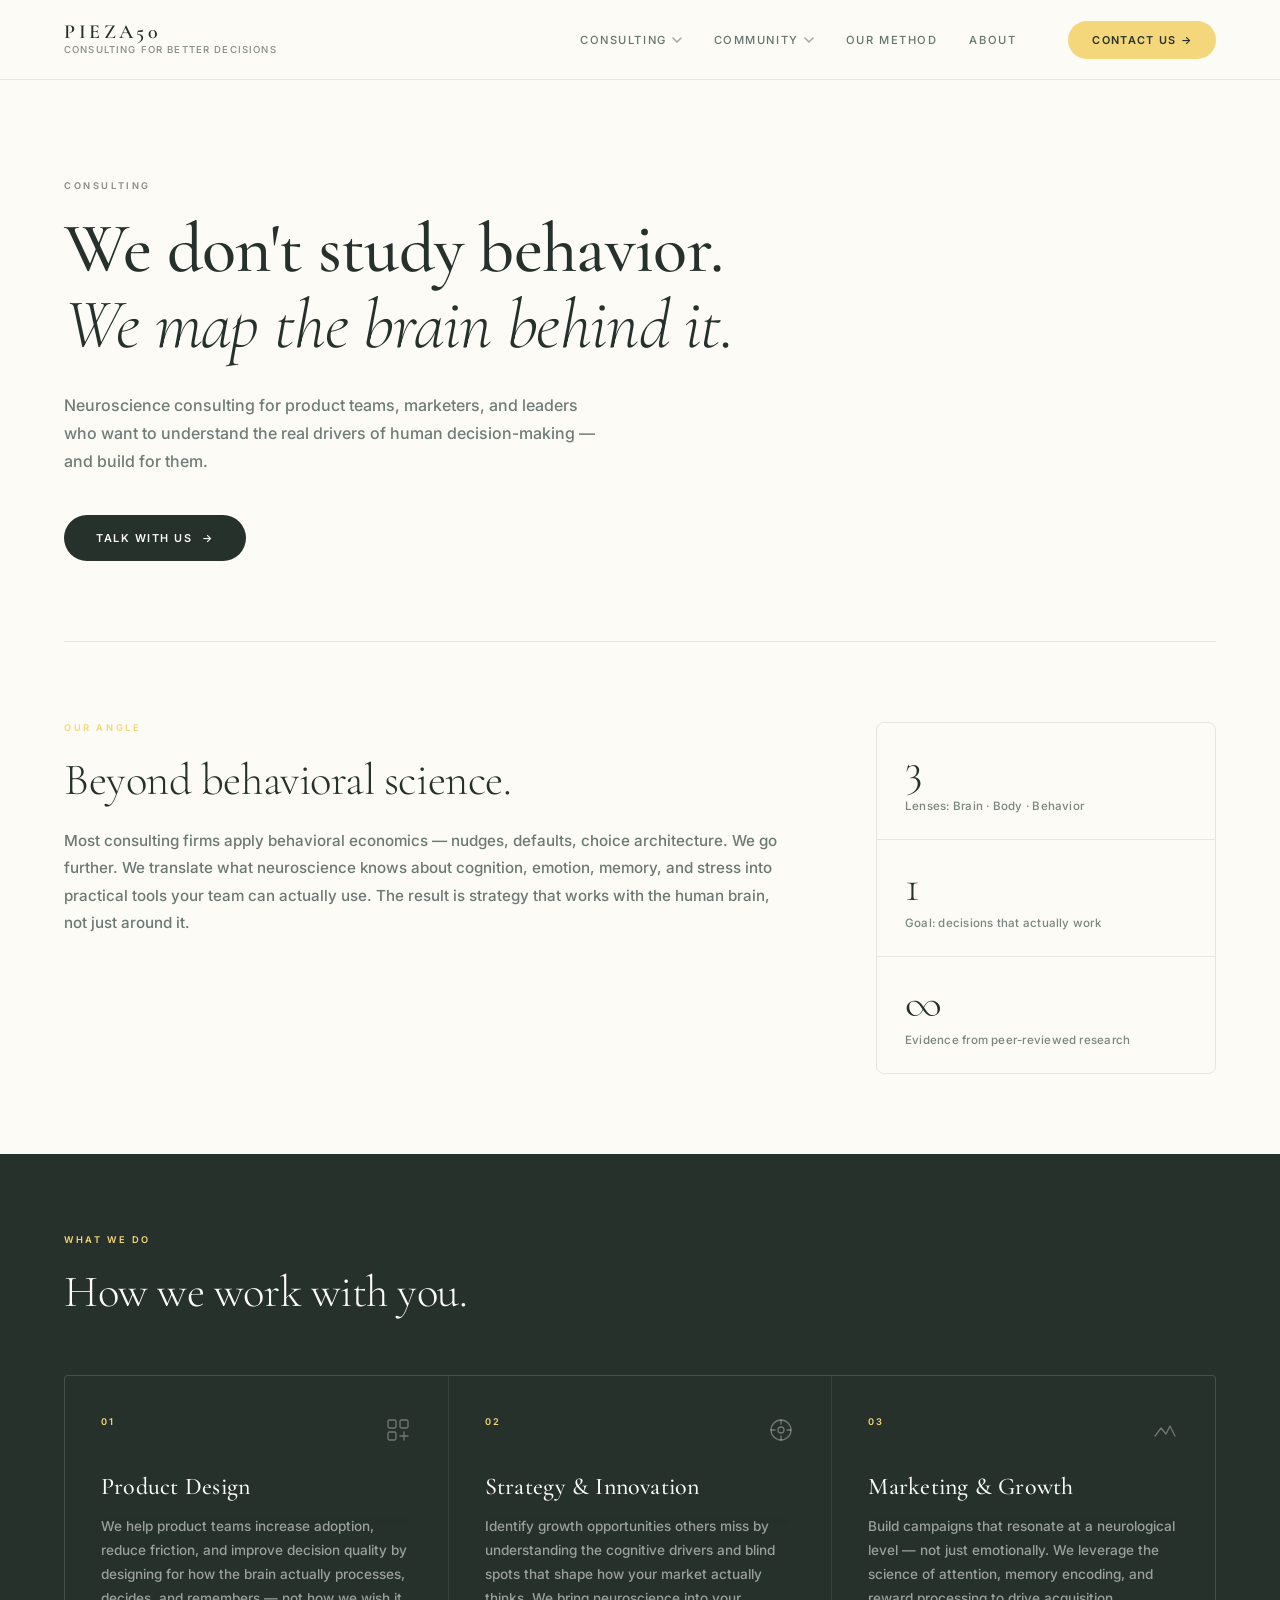
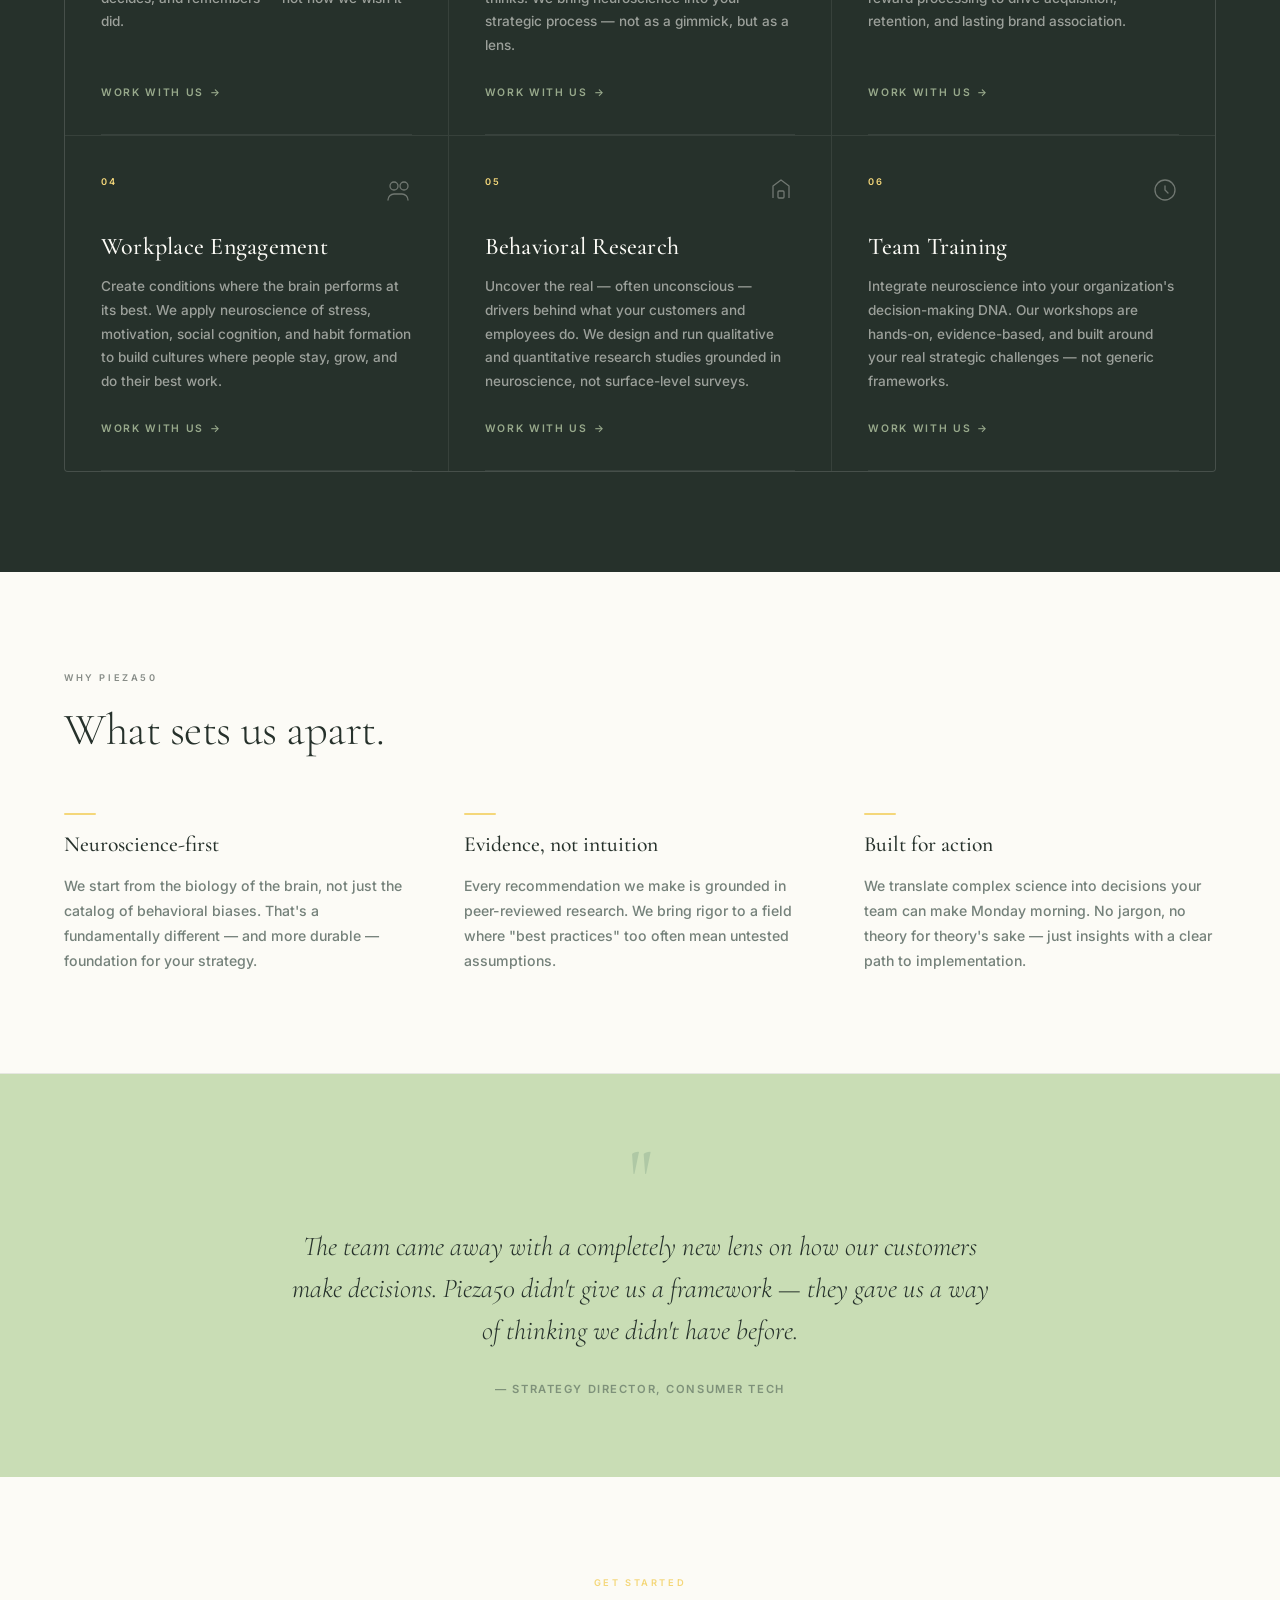
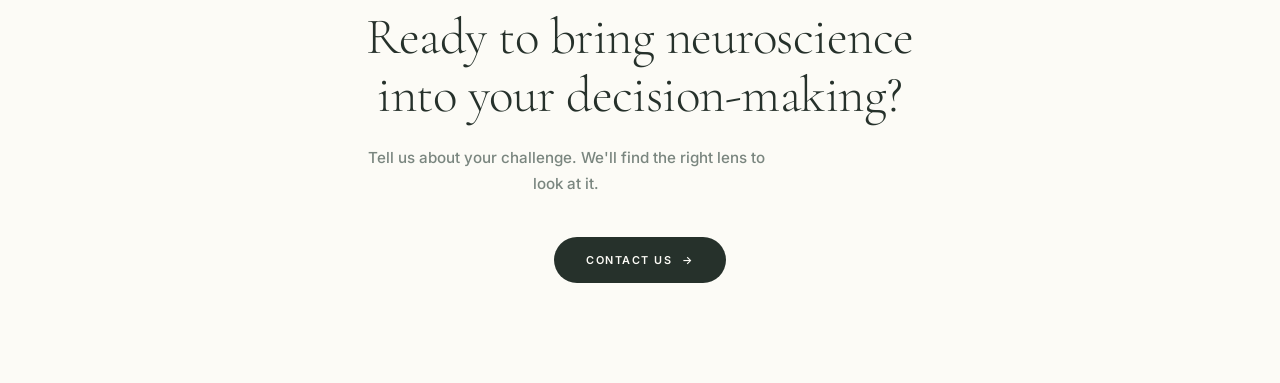
<file: consulting.html>
<!DOCTYPE html>
<html lang="en">
<head>
  <meta charset="UTF-8" />
  <meta name="viewport" content="width=device-width, initial-scale=1.0" />
  <title>Consulting — Pieza50 | Neuroscience for Business Decisions</title>
  <meta name="description" content="Pieza50 applies neuroscience — not just behavioral science — to the decisions that define your products, marketing, and strategy. We map the brain behind the behavior." />
  <link rel="preconnect" href="https://fonts.googleapis.com" />
  <link rel="preconnect" href="https://fonts.gstatic.com" crossorigin />
  <link href="https://fonts.googleapis.com/css2?family=Cormorant+Garamond:ital,wght@0,300;0,400;0,500;0,600;1,300;1,400;1,500;1,600&family=Inter:wght@300;400;500;600&display=swap" rel="stylesheet" />
  <link rel="stylesheet" href="css/style.css" />
  <link rel="stylesheet" href="css/consulting.css" />
</head>
<body>

  <!-- ====== NAVIGATION ====== -->
  <nav class="nav" id="nav">
    <div class="nav-inner">
      <a href="index.html" class="nav-logo">
        <div class="nav-brand-text">
          <span class="nav-brand-name">PIEZA50</span>
          <span class="nav-brand-sub">Consulting for Better Decisions</span>
        </div>
      </a>

      <ul class="nav-items" id="nav-items">
        <li class="nav-item has-dropdown" id="dd-consulting">
          <button class="nav-link" aria-expanded="false">
            Consulting
            <svg class="chevron" width="10" height="6" viewBox="0 0 10 6"><path d="M1 1L5 5L9 1" stroke="currentColor" stroke-width="1.5" stroke-linecap="round" fill="none"/></svg>
          </button>
          <div class="dropdown" role="menu">
            <a href="consulting.html#product-design"  class="dropdown-item" role="menuitem">Product Design</a>
            <a href="consulting.html#strategy"        class="dropdown-item" role="menuitem">Strategy &amp; Innovation</a>
            <a href="consulting.html#marketing"       class="dropdown-item" role="menuitem">Marketing &amp; Growth</a>
            <a href="consulting.html#workplace"       class="dropdown-item" role="menuitem">Workplace Engagement</a>
          </div>
        </li>

        <li class="nav-item has-dropdown" id="dd-community">
          <button class="nav-link" aria-expanded="false">
            Community
            <svg class="chevron" width="10" height="6" viewBox="0 0 10 6"><path d="M1 1L5 5L9 1" stroke="currentColor" stroke-width="1.5" stroke-linecap="round" fill="none"/></svg>
          </button>
          <div class="dropdown" role="menu">
            <a href="comunidad/recursos.html" class="dropdown-item" role="menuitem">Resources</a>
            <a href="#" class="dropdown-item" role="menuitem">Join Us</a>
            <a href="#" class="dropdown-item" role="menuitem">Newsletter</a>
          </div>
        </li>

        <li class="nav-item">
          <a href="index.html#method" class="nav-link">Our Method</a>
        </li>
        <li class="nav-item">
          <a href="index.html#about" class="nav-link">About</a>
        </li>
      </ul>

      <a href="#contact" class="nav-cta">CONTACT US <span aria-hidden="true">→</span></a>
      <button class="nav-burger" id="nav-burger" aria-label="Toggle menu">
        <span></span><span></span><span></span>
      </button>
    </div>
  </nav>


  <!-- ====== HERO ====== -->
  <section class="cs-hero">
    <div class="cs-hero-inner">
      <p class="cs-label">CONSULTING</p>
      <h1 class="cs-hero-title">
        We don't study behavior.<br>
        <em>We map the brain behind it.</em>
      </h1>
      <p class="cs-hero-sub">
        Neuroscience consulting for product teams, marketers, and leaders who want to understand
        the real drivers of human decision-making — and build for them.
      </p>
      <a href="#contact" class="cs-cta-btn">TALK WITH US <span aria-hidden="true">→</span></a>
    </div>
    <div class="cs-hero-rule" aria-hidden="true"></div>
  </section>


  <!-- ====== ANGLE ====== -->
  <section class="cs-angle">
    <div class="cs-angle-inner">
      <div class="cs-angle-text">
        <p class="cs-label-gold">OUR ANGLE</p>
        <h2 class="cs-angle-title">Beyond behavioral science.</h2>
        <p class="cs-angle-body">
          Most consulting firms apply behavioral economics — nudges, defaults, choice architecture.
          We go further. We translate what neuroscience knows about cognition, emotion, memory,
          and stress into practical tools your team can actually use. The result is strategy that
          works with the human brain, not just around it.
        </p>
      </div>
      <div class="cs-angle-stats">
        <div class="cs-stat">
          <span class="cs-stat-num">3</span>
          <span class="cs-stat-label">Lenses: Brain · Body · Behavior</span>
        </div>
        <div class="cs-stat-divider"></div>
        <div class="cs-stat">
          <span class="cs-stat-num">1</span>
          <span class="cs-stat-label">Goal: decisions that actually work</span>
        </div>
        <div class="cs-stat-divider"></div>
        <div class="cs-stat">
          <span class="cs-stat-num">∞</span>
          <span class="cs-stat-label">Evidence from peer-reviewed research</span>
        </div>
      </div>
    </div>
  </section>


  <!-- ====== SERVICES ====== -->
  <section class="cs-services" id="services">
    <div class="cs-services-inner">
      <p class="cs-label-gold">WHAT WE DO</p>
      <h2 class="cs-services-title">How we work with you.</h2>

      <div class="cs-grid">

        <article class="cs-card" id="product-design">
          <div class="cs-card-top">
            <span class="cs-card-num">01</span>
            <div class="cs-card-icon">
              <svg width="28" height="28" viewBox="0 0 28 28" fill="none" aria-hidden="true">
                <rect x="4" y="4" width="8" height="8" rx="1.5" stroke="currentColor" stroke-width="1.3"/>
                <rect x="16" y="4" width="8" height="8" rx="1.5" stroke="currentColor" stroke-width="1.3"/>
                <rect x="4" y="16" width="8" height="8" rx="1.5" stroke="currentColor" stroke-width="1.3"/>
                <path d="M16 20h8M20 16v8" stroke="currentColor" stroke-width="1.3" stroke-linecap="round"/>
              </svg>
            </div>
          </div>
          <h3 class="cs-card-title">Product Design</h3>
          <p class="cs-card-body">
            We help product teams increase adoption, reduce friction, and improve decision quality by designing for how the brain actually processes, decides, and remembers — not how we wish it did.
          </p>
          <a href="#contact" class="cs-card-link">Work with us <span aria-hidden="true">→</span></a>
        </article>

        <article class="cs-card" id="strategy">
          <div class="cs-card-top">
            <span class="cs-card-num">02</span>
            <div class="cs-card-icon">
              <svg width="28" height="28" viewBox="0 0 28 28" fill="none" aria-hidden="true">
                <circle cx="14" cy="14" r="10" stroke="currentColor" stroke-width="1.3"/>
                <path d="M14 4v4M14 20v4M4 14h4M20 14h4" stroke="currentColor" stroke-width="1.3" stroke-linecap="round"/>
                <circle cx="14" cy="14" r="3" stroke="currentColor" stroke-width="1.3"/>
              </svg>
            </div>
          </div>
          <h3 class="cs-card-title">Strategy &amp; Innovation</h3>
          <p class="cs-card-body">
            Identify growth opportunities others miss by understanding the cognitive drivers and blind spots that shape how your market actually thinks. We bring neuroscience into your strategic process — not as a gimmick, but as a lens.
          </p>
          <a href="#contact" class="cs-card-link">Work with us <span aria-hidden="true">→</span></a>
        </article>

        <article class="cs-card" id="marketing">
          <div class="cs-card-top">
            <span class="cs-card-num">03</span>
            <div class="cs-card-icon">
              <svg width="28" height="28" viewBox="0 0 28 28" fill="none" aria-hidden="true">
                <path d="M4 20L10 12l5 6 4-8 5 10" stroke="currentColor" stroke-width="1.3" stroke-linecap="round" stroke-linejoin="round"/>
              </svg>
            </div>
          </div>
          <h3 class="cs-card-title">Marketing &amp; Growth</h3>
          <p class="cs-card-body">
            Build campaigns that resonate at a neurological level — not just emotionally. We leverage the science of attention, memory encoding, and reward processing to drive acquisition, retention, and lasting brand association.
          </p>
          <a href="#contact" class="cs-card-link">Work with us <span aria-hidden="true">→</span></a>
        </article>

        <article class="cs-card" id="workplace">
          <div class="cs-card-top">
            <span class="cs-card-num">04</span>
            <div class="cs-card-icon">
              <svg width="28" height="28" viewBox="0 0 28 28" fill="none" aria-hidden="true">
                <circle cx="10" cy="10" r="4" stroke="currentColor" stroke-width="1.3"/>
                <circle cx="20" cy="10" r="4" stroke="currentColor" stroke-width="1.3"/>
                <path d="M4 24c0-3.3 2.7-6 6-6h8c3.3 0 6 2.7 6 6" stroke="currentColor" stroke-width="1.3" stroke-linecap="round"/>
              </svg>
            </div>
          </div>
          <h3 class="cs-card-title">Workplace Engagement</h3>
          <p class="cs-card-body">
            Create conditions where the brain performs at its best. We apply neuroscience of stress, motivation, social cognition, and habit formation to build cultures where people stay, grow, and do their best work.
          </p>
          <a href="#contact" class="cs-card-link">Work with us <span aria-hidden="true">→</span></a>
        </article>

        <article class="cs-card">
          <div class="cs-card-top">
            <span class="cs-card-num">05</span>
            <div class="cs-card-icon">
              <svg width="28" height="28" viewBox="0 0 28 28" fill="none" aria-hidden="true">
                <path d="M6 22V10l8-6 8 6v12" stroke="currentColor" stroke-width="1.3" stroke-linejoin="round"/>
                <rect x="11" y="15" width="6" height="7" rx="1" stroke="currentColor" stroke-width="1.3"/>
              </svg>
            </div>
          </div>
          <h3 class="cs-card-title">Behavioral Research</h3>
          <p class="cs-card-body">
            Uncover the real — often unconscious — drivers behind what your customers and employees do. We design and run qualitative and quantitative research studies grounded in neuroscience, not surface-level surveys.
          </p>
          <a href="#contact" class="cs-card-link">Work with us <span aria-hidden="true">→</span></a>
        </article>

        <article class="cs-card">
          <div class="cs-card-top">
            <span class="cs-card-num">06</span>
            <div class="cs-card-icon">
              <svg width="28" height="28" viewBox="0 0 28 28" fill="none" aria-hidden="true">
                <path d="M14 4C8.5 4 4 8.5 4 14s4.5 10 10 10 10-4.5 10-10S19.5 4 14 4z" stroke="currentColor" stroke-width="1.3"/>
                <path d="M14 10v4l3 3" stroke="currentColor" stroke-width="1.3" stroke-linecap="round"/>
              </svg>
            </div>
          </div>
          <h3 class="cs-card-title">Team Training</h3>
          <p class="cs-card-body">
            Integrate neuroscience into your organization's decision-making DNA. Our workshops are hands-on, evidence-based, and built around your real strategic challenges — not generic frameworks.
          </p>
          <a href="#contact" class="cs-card-link">Work with us <span aria-hidden="true">→</span></a>
        </article>

      </div>
    </div>
  </section>


  <!-- ====== DIFFERENTIATORS ====== -->
  <section class="cs-diff">
    <div class="cs-diff-inner">
      <p class="cs-label">WHY PIEZA50</p>
      <h2 class="cs-diff-title">What sets us apart.</h2>
      <div class="cs-diff-grid">

        <div class="cs-diff-item">
          <div class="cs-diff-line"></div>
          <h3 class="cs-diff-heading">Neuroscience-first</h3>
          <p class="cs-diff-body">We start from the biology of the brain, not just the catalog of behavioral biases. That's a fundamentally different — and more durable — foundation for your strategy.</p>
        </div>

        <div class="cs-diff-item">
          <div class="cs-diff-line"></div>
          <h3 class="cs-diff-heading">Evidence, not intuition</h3>
          <p class="cs-diff-body">Every recommendation we make is grounded in peer-reviewed research. We bring rigor to a field where "best practices" too often mean untested assumptions.</p>
        </div>

        <div class="cs-diff-item">
          <div class="cs-diff-line"></div>
          <h3 class="cs-diff-heading">Built for action</h3>
          <p class="cs-diff-body">We translate complex science into decisions your team can make Monday morning. No jargon, no theory for theory's sake — just insights with a clear path to implementation.</p>
        </div>

      </div>
    </div>
  </section>


  <!-- ====== QUOTE ====== -->
  <section class="cs-quote">
    <div class="cs-quote-inner">
      <div class="cs-quote-mark" aria-hidden="true">"</div>
      <blockquote class="cs-quote-text">
        The team came away with a completely new lens on how our customers make decisions.
        Pieza50 didn't give us a framework — they gave us a way of thinking we didn't have before.
      </blockquote>
      <cite class="cs-quote-cite">— Strategy Director, Consumer Tech</cite>
    </div>
  </section>


  <!-- ====== CTA ====== -->
  <section class="cs-contact" id="contact">
    <div class="cs-contact-inner">
      <p class="cs-label-gold">GET STARTED</p>
      <h2 class="cs-contact-title">
        Ready to bring neuroscience<br>into your decision-making?
      </h2>
      <p class="cs-contact-body">
        Tell us about your challenge. We'll find the right lens to look at it.
      </p>
      <a href="mailto:hello@pieza50.com" class="cs-cta-btn">CONTACT US <span aria-hidden="true">→</span></a>
    </div>
  </section>


  <script src="js/main.js" defer></script>

</body>
</html>
</file>
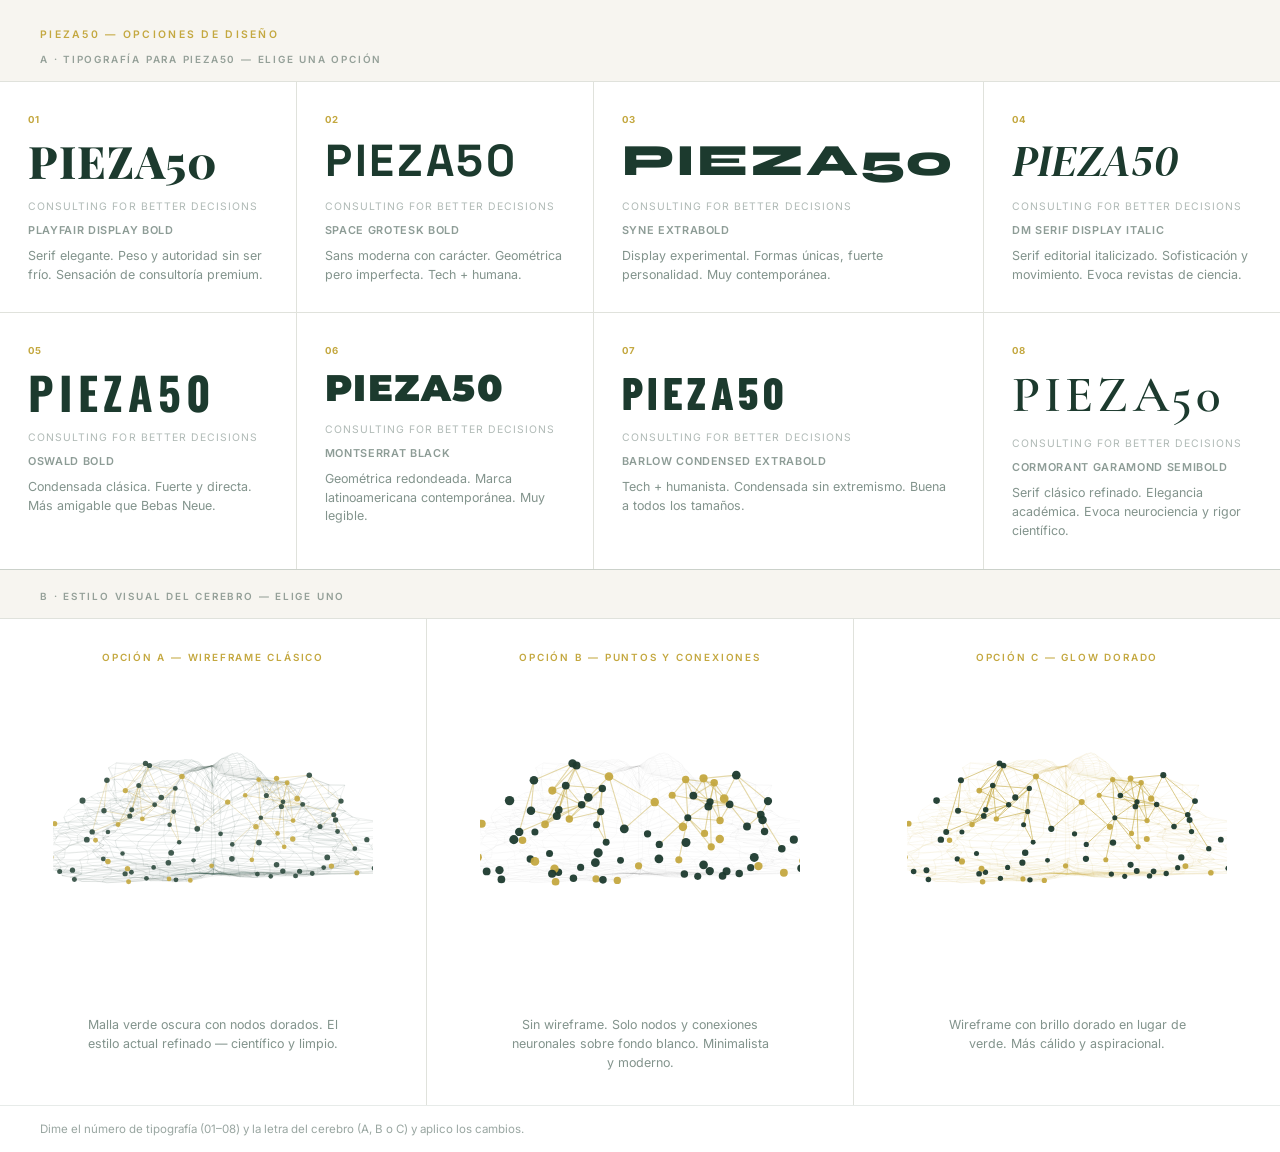
<file: options-prototype.html>
<!DOCTYPE html>
<html lang="es">
<head>
<meta charset="UTF-8"/>
<title>Pieza50 — Options</title>
<link rel="preconnect" href="https://fonts.googleapis.com"/>
<link rel="preconnect" href="https://fonts.gstatic.com" crossorigin/>
<link href="https://fonts.googleapis.com/css2?family=Bebas+Neue&family=Oswald:wght@600;700&family=Barlow+Condensed:wght@700;800&family=Montserrat:wght@800;900&family=Playfair+Display:wght@700;800&family=Space+Grotesk:wght@600;700&family=DM+Serif+Display&family=Syne:wght@700;800&family=Cormorant+Garamond:ital,wght@0,600;1,600&family=Inter:wght@400;500;600&display=swap" rel="stylesheet"/>
<style>
* { box-sizing: border-box; margin: 0; padding: 0; }
body { background: #F7F5F0; font-family: 'Inter', sans-serif; color: #1C3A2E; }

h1 {
  padding: 28px 40px 12px;
  font-size: .65rem;
  letter-spacing: .22em;
  text-transform: uppercase;
  color: #C4A840;
  font-weight: 600;
}

/* ── SECTION LABEL ── */
.section-label {
  padding: 0 40px 16px;
  font-size: .62rem;
  letter-spacing: .18em;
  text-transform: uppercase;
  color: rgba(28,58,46,.45);
  font-weight: 600;
  border-bottom: 1px solid rgba(28,58,46,.10);
  margin-bottom: 0;
}

/* ── FONT GRID ── */
.font-grid {
  display: grid;
  grid-template-columns: repeat(4, 1fr);
  gap: 1px;
  background: rgba(28,58,46,.10);
  border-bottom: 1px solid rgba(28,58,46,.10);
}
.font-card {
  background: #fff;
  padding: 32px 28px 28px;
  display: flex;
  flex-direction: column;
  gap: 10px;
  cursor: pointer;
  transition: background .15s;
}
.font-card:hover { background: #FAFAF7; }
.font-num {
  font-size: .6rem;
  font-weight: 700;
  letter-spacing: .12em;
  color: #C4A840;
}
.font-name-big {
  font-size: 2.8rem;
  color: #1C3A2E;
  line-height: 1;
  margin: 4px 0;
}
.f-playfair .font-name-big  { font-family: 'Playfair Display', serif; font-weight: 800; letter-spacing: .02em; }
.f-space    .font-name-big  { font-family: 'Space Grotesk', sans-serif; font-weight: 700; letter-spacing: .06em; }
.f-syne     .font-name-big  { font-family: 'Syne', sans-serif; font-weight: 800; letter-spacing: .04em; }
.f-dm       .font-name-big  { font-family: 'DM Serif Display', serif; font-style: italic; letter-spacing: .01em; }
.f-cormorant .font-name-big { font-family: 'Cormorant Garamond', serif; font-weight: 600; letter-spacing: .08em; font-size: 3.2rem; }
.f-oswald   .font-name-big  { font-family: 'Oswald', sans-serif; font-weight: 700; letter-spacing: .12em; }
.f-montserrat .font-name-big{ font-family: 'Montserrat', sans-serif; font-weight: 900; letter-spacing: .04em; font-size: 2.3rem; }
.f-barlow   .font-name-big  { font-family: 'Barlow Condensed', sans-serif; font-weight: 800; letter-spacing: .10em; }

.font-style-name {
  font-size: .68rem;
  font-weight: 600;
  letter-spacing: .06em;
  text-transform: uppercase;
  color: rgba(28,58,46,.5);
}
.font-vibe {
  font-size: .78rem;
  color: rgba(28,58,46,.55);
  line-height: 1.5;
}
.font-sub {
  font-size: .65rem;
  letter-spacing: .10em;
  text-transform: uppercase;
  color: rgba(28,58,46,.35);
  margin-top: 2px;
}

/* ── BRAIN GRID ── */
.brain-section { margin-top: 0; }
.brain-grid {
  display: grid;
  grid-template-columns: repeat(3, 1fr);
  gap: 1px;
  background: rgba(28,58,46,.10);
}
.brain-card {
  background: #fff;
  padding: 32px;
  display: flex;
  flex-direction: column;
  align-items: center;
  gap: 16px;
}
.brain-card canvas { border-radius: 4px; }
.brain-card-label {
  font-size: .62rem;
  letter-spacing: .18em;
  text-transform: uppercase;
  color: #C4A840;
  font-weight: 600;
}
.brain-card-desc {
  font-size: .78rem;
  color: rgba(28,58,46,.55);
  text-align: center;
  line-height: 1.55;
  max-width: 260px;
}

.footer-note {
  padding: 16px 40px;
  font-size: .72rem;
  color: rgba(28,58,46,.45);
  border-top: 1px solid rgba(28,58,46,.10);
  background: #fff;
}
</style>
</head>
<body>

<h1>Pieza50 — Opciones de diseño</h1>

<!-- SECTION A: FONTS -->
<div class="section-label">A · Tipografía para PIEZA50 — elige una opción</div>
<div class="font-grid">

  <div class="font-card f-playfair">
    <span class="font-num">01</span>
    <div class="font-name-big">PIEZA50</div>
    <div class="font-sub">Consulting for Better Decisions</div>
    <div class="font-style-name">Playfair Display Bold</div>
    <div class="font-vibe">Serif elegante. Peso y autoridad sin ser frío. Sensación de consultoría premium.</div>
  </div>

  <div class="font-card f-space">
    <span class="font-num">02</span>
    <div class="font-name-big">PIEZA50</div>
    <div class="font-sub">Consulting for Better Decisions</div>
    <div class="font-style-name">Space Grotesk Bold</div>
    <div class="font-vibe">Sans moderna con carácter. Geométrica pero imperfecta. Tech + humana.</div>
  </div>

  <div class="font-card f-syne">
    <span class="font-num">03</span>
    <div class="font-name-big">PIEZA50</div>
    <div class="font-sub">Consulting for Better Decisions</div>
    <div class="font-style-name">Syne ExtraBold</div>
    <div class="font-vibe">Display experimental. Formas únicas, fuerte personalidad. Muy contemporánea.</div>
  </div>

  <div class="font-card f-dm">
    <span class="font-num">04</span>
    <div class="font-name-big">PIEZA50</div>
    <div class="font-sub">Consulting for Better Decisions</div>
    <div class="font-style-name">DM Serif Display Italic</div>
    <div class="font-vibe">Serif editorial italicizado. Sofisticación y movimiento. Evoca revistas de ciencia.</div>
  </div>

  <div class="font-card f-oswald">
    <span class="font-num">05</span>
    <div class="font-name-big">PIEZA50</div>
    <div class="font-sub">Consulting for Better Decisions</div>
    <div class="font-style-name">Oswald Bold</div>
    <div class="font-vibe">Condensada clásica. Fuerte y directa. Más amigable que Bebas Neue.</div>
  </div>

  <div class="font-card f-montserrat">
    <span class="font-num">06</span>
    <div class="font-name-big">PIEZA50</div>
    <div class="font-sub">Consulting for Better Decisions</div>
    <div class="font-style-name">Montserrat Black</div>
    <div class="font-vibe">Geométrica redondeada. Marca latinoamericana contemporánea. Muy legible.</div>
  </div>

  <div class="font-card f-barlow">
    <span class="font-num">07</span>
    <div class="font-name-big">PIEZA50</div>
    <div class="font-sub">Consulting for Better Decisions</div>
    <div class="font-style-name">Barlow Condensed ExtraBold</div>
    <div class="font-vibe">Tech + humanista. Condensada sin extremismo. Buena a todos los tamaños.</div>
  </div>

  <div class="font-card f-cormorant">
    <span class="font-num">08</span>
    <div class="font-name-big">PIEZA50</div>
    <div class="font-sub">Consulting for Better Decisions</div>
    <div class="font-style-name">Cormorant Garamond SemiBold</div>
    <div class="font-vibe">Serif clásico refinado. Elegancia académica. Evoca neurociencia y rigor científico.</div>
  </div>

</div>

<!-- SECTION B: BRAIN STYLES -->
<div class="brain-section">
  <div class="section-label" style="padding-top:20px;">B · Estilo visual del cerebro — elige uno</div>
  <div class="brain-grid">

    <div class="brain-card">
      <div class="brain-card-label">Opción A — Wireframe clásico</div>
      <canvas id="cA" width="320" height="320"></canvas>
      <div class="brain-card-desc">Malla verde oscura con nodos dorados. El estilo actual refinado — científico y limpio.</div>
    </div>

    <div class="brain-card">
      <div class="brain-card-label">Opción B — Puntos y conexiones</div>
      <canvas id="cB" width="320" height="320"></canvas>
      <div class="brain-card-desc">Sin wireframe. Solo nodos y conexiones neuronales sobre fondo blanco. Minimalista y moderno.</div>
    </div>

    <div class="brain-card">
      <div class="brain-card-label">Opción C — Glow dorado</div>
      <canvas id="cC" width="320" height="320"></canvas>
      <div class="brain-card-desc">Wireframe con brillo dorado en lugar de verde. Más cálido y aspiracional.</div>
    </div>

  </div>
</div>

<div class="footer-note">Dime el número de tipografía (01–08) y la letra del cerebro (A, B o C) y aplico los cambios.</div>

<script>
/* ── Shared brain geometry builder ─────────────────────────────────────── */
function buildBrain(LAT, LON) {
  function brainR(phi, theta) {
    const xn = Math.sin(phi)*Math.cos(theta), yn = Math.cos(phi), zn = Math.sin(phi)*Math.sin(theta);
    const f1 = Math.sin(xn*3.5+yn*2.2)*Math.cos(zn*2.6)*0.28;
    const f2 = Math.cos(yn*6.0+zn*3.4)*Math.sin(xn*3.8)*0.19;
    const f3 = Math.sin(zn*8.5+xn*5.2)*Math.cos(yn*4.8)*0.13;
    const f4 = Math.cos(xn*12.5+yn*7.8)*Math.sin(zn*11.5)*0.08;
    const f5 = Math.sin(yn*17.0+zn*13.5)*0.05;
    const f6 = Math.cos(xn*21.0+zn*17.0)*0.03;
    const fissure = Math.exp(-Math.pow(Math.cos(theta),2)*18)*0.38;
    return 1+f1+f2+f3+f4+f5+f6-fissure;
  }
  const verts=[],edges=[],grid=[];
  for(let la=0;la<=LAT;la++){
    const phi=(la/LAT)*Math.PI,row=[];
    for(let lo=0;lo<LON;lo++){
      const theta=(lo/LON)*Math.PI*2,r=brainR(phi,theta),idx=verts.length;
      let ox=r*Math.sin(phi)*Math.cos(theta)*1.52;
      let oy=r*Math.cos(phi)*0.66;
      const oz=r*Math.sin(phi)*Math.sin(theta)*0.98;
      if(oy<-0.30){const t=Math.min(1,(-oy-0.30)/0.55);oy=-0.30-t*0.14;}
      verts.push({ox,oy,oz,px:0,py:0,depth:0});
      row.push(idx);
      if(lo>0)edges.push([idx-1,idx]);
    }
    if(row.length>=2)edges.push([row[row.length-1],row[0]]);
    grid.push(row);
    if(la>0){const prev=grid[la-1];for(let j=0;j<LON;j++)edges.push([prev[j],row[j]]);}
  }
  // nodes
  const NODE_TARGET=90,step=Math.max(1,Math.floor(verts.length/(NODE_TARGET*1.4))),nodes=[];
  let ni=0;
  for(let i=0;i<verts.length&&nodes.length<NODE_TARGET;i+=step){
    const v=verts[i];
    if(Math.sqrt(v.ox*v.ox+v.oz*v.oz)<0.5)continue;
    nodes.push({ox:v.ox,oy:v.oy,oz:v.oz,px:0,py:0,depth:0,isGold:(ni%3===0)});ni++;
  }
  // conns
  const MAX_CONN=80,CONN_DIST=0.55,MAX_NODE=4,conns=[],perNode=new Int32Array(nodes.length);
  outer:for(let i=0;i<nodes.length;i++){
    if(perNode[i]>=MAX_NODE)continue;
    for(let j=i+1;j<nodes.length;j++){
      if(conns.length>=MAX_CONN)break outer;
      if(perNode[j]>=MAX_NODE)continue;
      const dx=nodes[i].ox-nodes[j].ox,dy=nodes[i].oy-nodes[j].oy,dz=nodes[i].oz-nodes[j].oz;
      if(Math.sqrt(dx*dx+dy*dy+dz*dz)<CONN_DIST){conns.push([i,j]);perNode[i]++;perNode[j]++;}
    }
  }
  return {verts,edges,nodes,conns};
}

function makeXform(FOV){
  return function(pt,sRX,cRX,sRY,cRY,sRZ,cRZ,cx,cy,sc){
    let x=pt.ox,y=pt.oy,z=pt.oz;
    let t=x*cRY+z*sRY;z=-x*sRY+z*cRY;x=t;
    t=y*cRX-z*sRX;z=y*sRX+z*cRX;y=t;
    t=x*cRZ-y*sRZ;y=x*sRZ+y*cRZ;x=t;
    const inv=FOV/(FOV+z+0.001);
    pt.px=cx+x*inv*sc;pt.py=cy-y*inv*sc;pt.depth=z;
  };
}

const geo = buildBrain(30,48);
const xf  = makeXform(5.0);

function xformAll(arr,sRX,cRX,sRY,cRY,sRZ,cRZ,cx,cy,sc){
  for(let i=0;i<arr.length;i++) xf(arr[i],sRX,cRX,sRY,cRY,sRZ,cRZ,cx,cy,sc);
}

/* ── Canvas A: classic wireframe ────────────────────────────────────────── */
(function(){
  const canvas=document.getElementById('cA'),ctx=canvas.getContext('2d');
  const W=canvas.width,H=canvas.height,sc=Math.min(W,H)*0.30;
  const {verts,edges,nodes,conns}=geo;
  const t0=performance.now();
  function frame(now){
    requestAnimationFrame(frame);
    const t=(now-t0)*0.001;
    const ry=t*0.20-0.5,rx=Math.sin(t*0.28)*0.04+0.16,rz=Math.cos(t*0.18)*0.018;
    const sRX=Math.sin(rx),cRX=Math.cos(rx),sRY=Math.sin(ry),cRY=Math.cos(ry),sRZ=Math.sin(rz),cRZ=Math.cos(rz);
    const cx=W*0.5,cy=H*0.5;
    xformAll(verts,sRX,cRX,sRY,cRY,sRZ,cRZ,cx,cy,sc);
    xformAll(nodes,sRX,cRX,sRY,cRY,sRZ,cRZ,cx,cy,sc);
    ctx.clearRect(0,0,W,H);
    // wireframe
    ctx.lineWidth=0.6;
    for(let k=0;k<edges.length;k++){
      const a=verts[edges[k][0]],b=verts[edges[k][1]];
      const al=Math.max(0.04,Math.min(0.28,0.14+(a.depth+b.depth)*0.5*0.035));
      ctx.strokeStyle='rgba(45,74,62,'+al.toFixed(3)+')';
      ctx.beginPath();ctx.moveTo(a.px,a.py);ctx.lineTo(b.px,b.py);ctx.stroke();
    }
    // conns
    ctx.strokeStyle='rgba(196,168,64,0.30)';ctx.lineWidth=0.9;
    for(let k=0;k<conns.length;k++){
      const a=nodes[conns[k][0]],b=nodes[conns[k][1]];
      ctx.beginPath();ctx.moveTo(a.px,a.py);ctx.lineTo(b.px,b.py);ctx.stroke();
    }
    // nodes
    ctx.globalAlpha=0.90;
    for(let i=0;i<nodes.length;i++){
      const nd=nodes[i],inv=5.0/(5.0+nd.depth+2.5);
      ctx.fillStyle=nd.isGold?'#C4A840':'#2D4A3E';
      ctx.beginPath();ctx.arc(nd.px,nd.py,Math.max(1.5,3.8*inv),0,Math.PI*2);ctx.fill();
    }
    ctx.globalAlpha=1;
  }
  requestAnimationFrame(frame);
})();

/* ── Canvas B: dots-only (no wireframe) ─────────────────────────────────── */
(function(){
  const canvas=document.getElementById('cB'),ctx=canvas.getContext('2d');
  const W=canvas.width,H=canvas.height,sc=Math.min(W,H)*0.30;
  // Deep clone geometry so transforms don't bleed
  const verts2=geo.verts.map(v=>({...v}));
  const nodes2=geo.nodes.map(v=>({...v}));
  const t0=performance.now();
  function frame(now){
    requestAnimationFrame(frame);
    const t=(now-t0)*0.001;
    const ry=t*0.20-0.5,rx=Math.sin(t*0.28)*0.04+0.16,rz=Math.cos(t*0.18)*0.018;
    const sRX=Math.sin(rx),cRX=Math.cos(rx),sRY=Math.sin(ry),cRY=Math.cos(ry),sRZ=Math.sin(rz),cRZ=Math.cos(rz);
    const cx=W*0.5,cy=H*0.5;
    xformAll(nodes2,sRX,cRX,sRY,cRY,sRZ,cRZ,cx,cy,sc);
    ctx.clearRect(0,0,W,H);
    // faint outline from a subset of verts
    xformAll(verts2,sRX,cRX,sRY,cRY,sRZ,cRZ,cx,cy,sc);
    ctx.lineWidth=0.4;
    for(let k=0;k<geo.edges.length;k++){
      const a=verts2[geo.edges[k][0]],b=verts2[geo.edges[k][1]];
      ctx.strokeStyle='rgba(28,58,46,0.05)';
      ctx.beginPath();ctx.moveTo(a.px,a.py);ctx.lineTo(b.px,b.py);ctx.stroke();
    }
    // conns gold
    ctx.strokeStyle='rgba(196,168,64,0.45)';ctx.lineWidth=1.1;
    for(let k=0;k<geo.conns.length;k++){
      const a=nodes2[geo.conns[k][0]],b=nodes2[geo.conns[k][1]];
      ctx.beginPath();ctx.moveTo(a.px,a.py);ctx.lineTo(b.px,b.py);ctx.stroke();
    }
    // nodes — larger, more prominent
    ctx.globalAlpha=0.95;
    for(let i=0;i<nodes2.length;i++){
      const nd=nodes2[i],inv=5.0/(5.0+nd.depth+2.0);
      const r=Math.max(2,5.5*inv);
      ctx.fillStyle=nd.isGold?'#C4A840':'#1C3A2E';
      ctx.beginPath();ctx.arc(nd.px,nd.py,r,0,Math.PI*2);ctx.fill();
    }
    ctx.globalAlpha=1;
  }
  requestAnimationFrame(frame);
})();

/* ── Canvas C: golden glow wireframe ────────────────────────────────────── */
(function(){
  const canvas=document.getElementById('cC'),ctx=canvas.getContext('2d');
  const W=canvas.width,H=canvas.height,sc=Math.min(W,H)*0.30;
  const verts3=geo.verts.map(v=>({...v}));
  const nodes3=geo.nodes.map(v=>({...v}));
  const t0=performance.now();
  function frame(now){
    requestAnimationFrame(frame);
    const t=(now-t0)*0.001;
    const ry=t*0.20-0.5,rx=Math.sin(t*0.28)*0.04+0.16,rz=Math.cos(t*0.18)*0.018;
    const sRX=Math.sin(rx),cRX=Math.cos(rx),sRY=Math.sin(ry),cRY=Math.cos(ry),sRZ=Math.sin(rz),cRZ=Math.cos(rz);
    const cx=W*0.5,cy=H*0.5;
    xformAll(verts3,sRX,cRX,sRY,cRY,sRZ,cRZ,cx,cy,sc);
    xformAll(nodes3,sRX,cRX,sRY,cRY,sRZ,cRZ,cx,cy,sc);
    ctx.clearRect(0,0,W,H);
    // golden wireframe
    ctx.lineWidth=0.65;
    for(let k=0;k<geo.edges.length;k++){
      const a=verts3[geo.edges[k][0]],b=verts3[geo.edges[k][1]];
      const dz=(a.depth+b.depth)*0.5;
      const al=Math.max(0.05,Math.min(0.30,0.12+dz*0.04));
      ctx.strokeStyle='rgba(196,168,64,'+al.toFixed(3)+')';
      ctx.beginPath();ctx.moveTo(a.px,a.py);ctx.lineTo(b.px,b.py);ctx.stroke();
    }
    // brighter gold conns
    ctx.strokeStyle='rgba(196,168,64,0.60)';ctx.lineWidth=1.0;
    for(let k=0;k<geo.conns.length;k++){
      const a=nodes3[geo.conns[k][0]],b=nodes3[geo.conns[k][1]];
      ctx.beginPath();ctx.moveTo(a.px,a.py);ctx.lineTo(b.px,b.py);ctx.stroke();
    }
    // nodes
    ctx.globalAlpha=0.95;
    for(let i=0;i<nodes3.length;i++){
      const nd=nodes3[i],inv=5.0/(5.0+nd.depth+2.5);
      const r=Math.max(1.5,4.2*inv);
      ctx.fillStyle=nd.isGold?'#C4A840':'#1C3A2E';
      ctx.beginPath();ctx.arc(nd.px,nd.py,r,0,Math.PI*2);ctx.fill();
    }
    ctx.globalAlpha=1;
  }
  requestAnimationFrame(frame);
})();
</script>
</body>
</html>
</file>
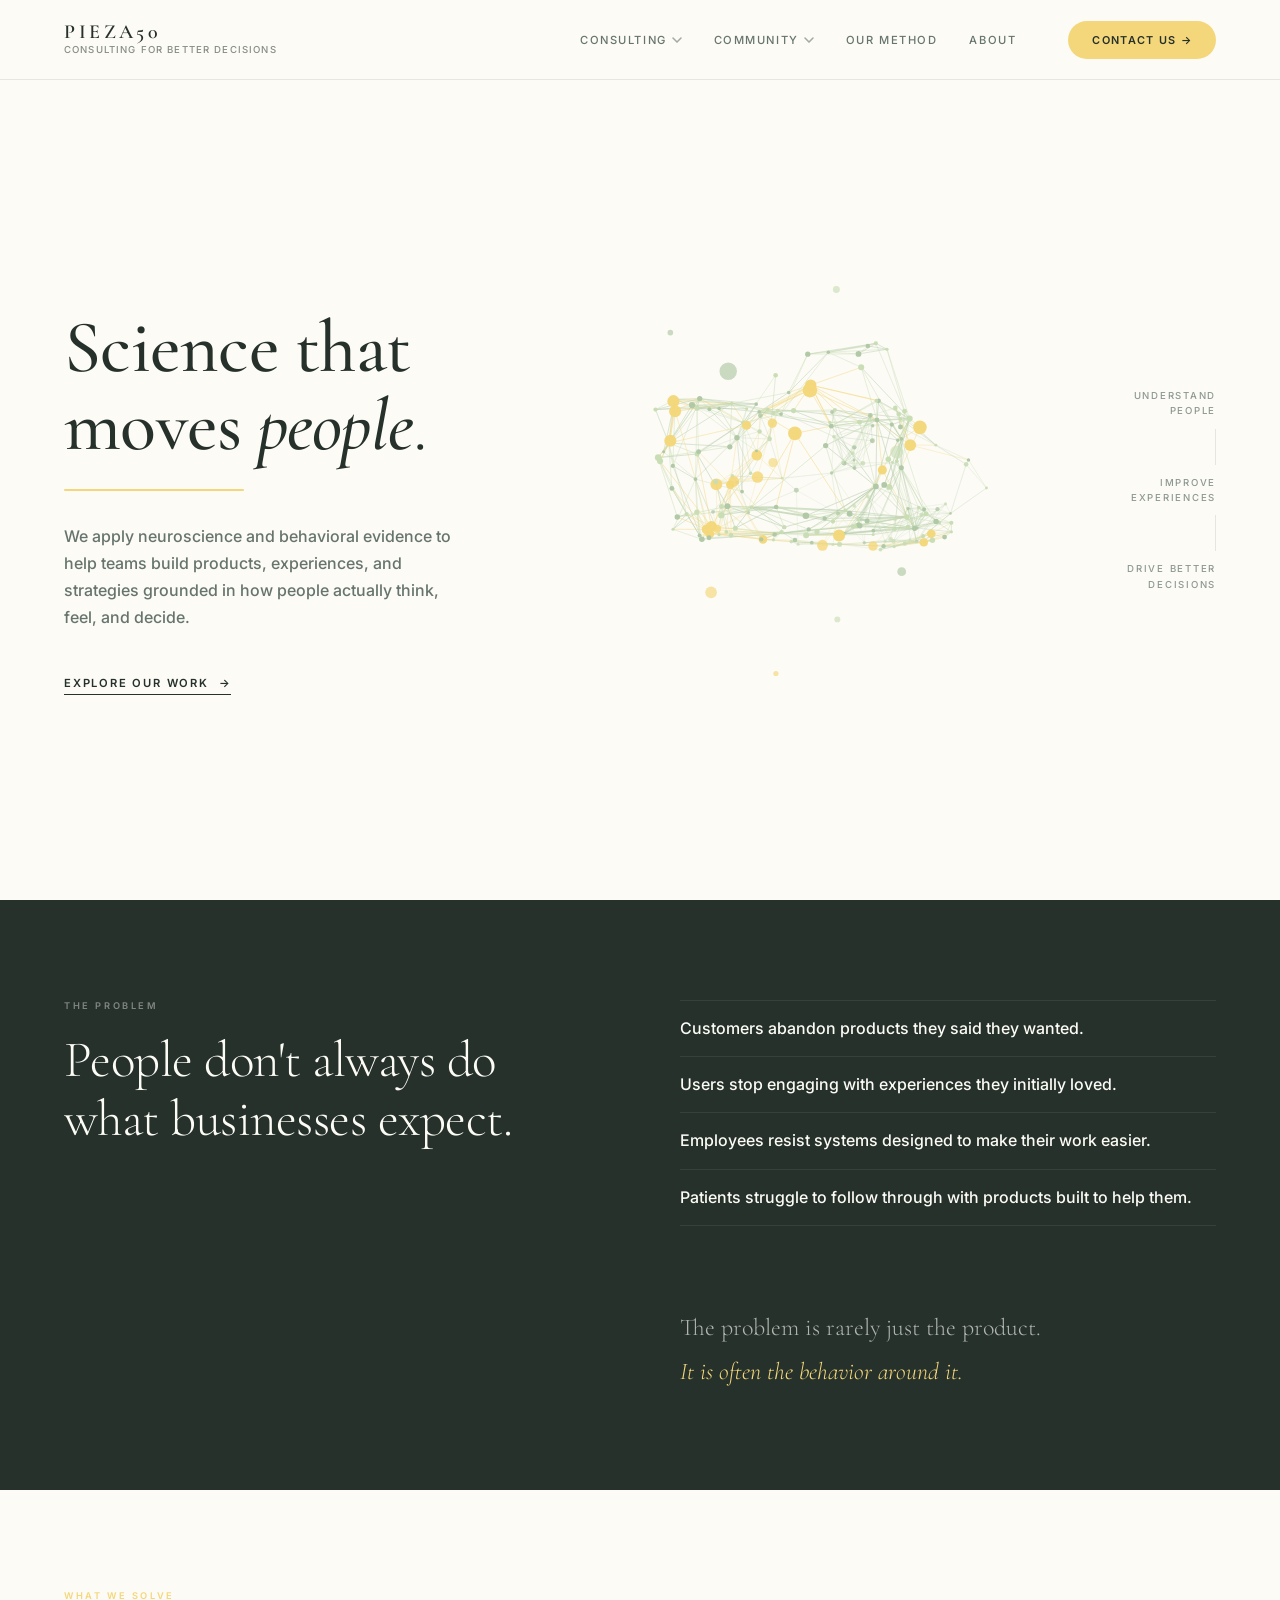
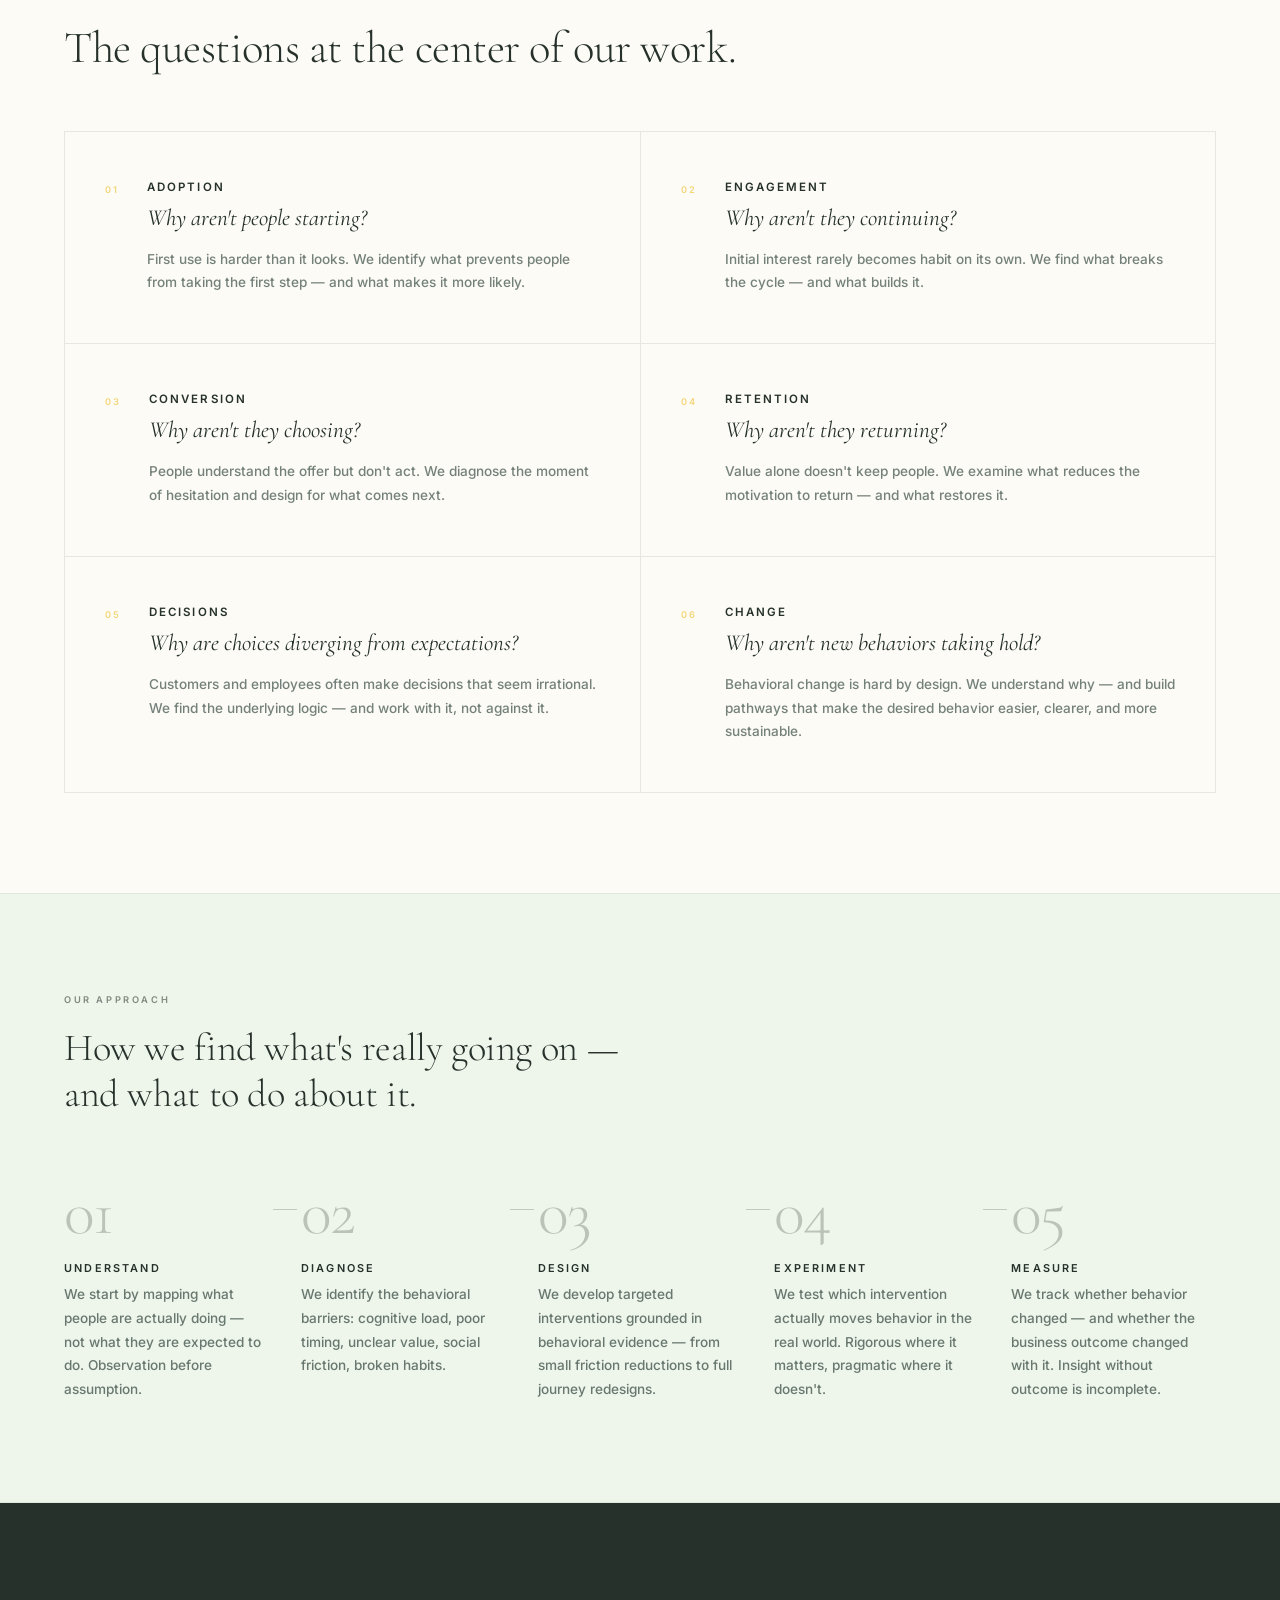
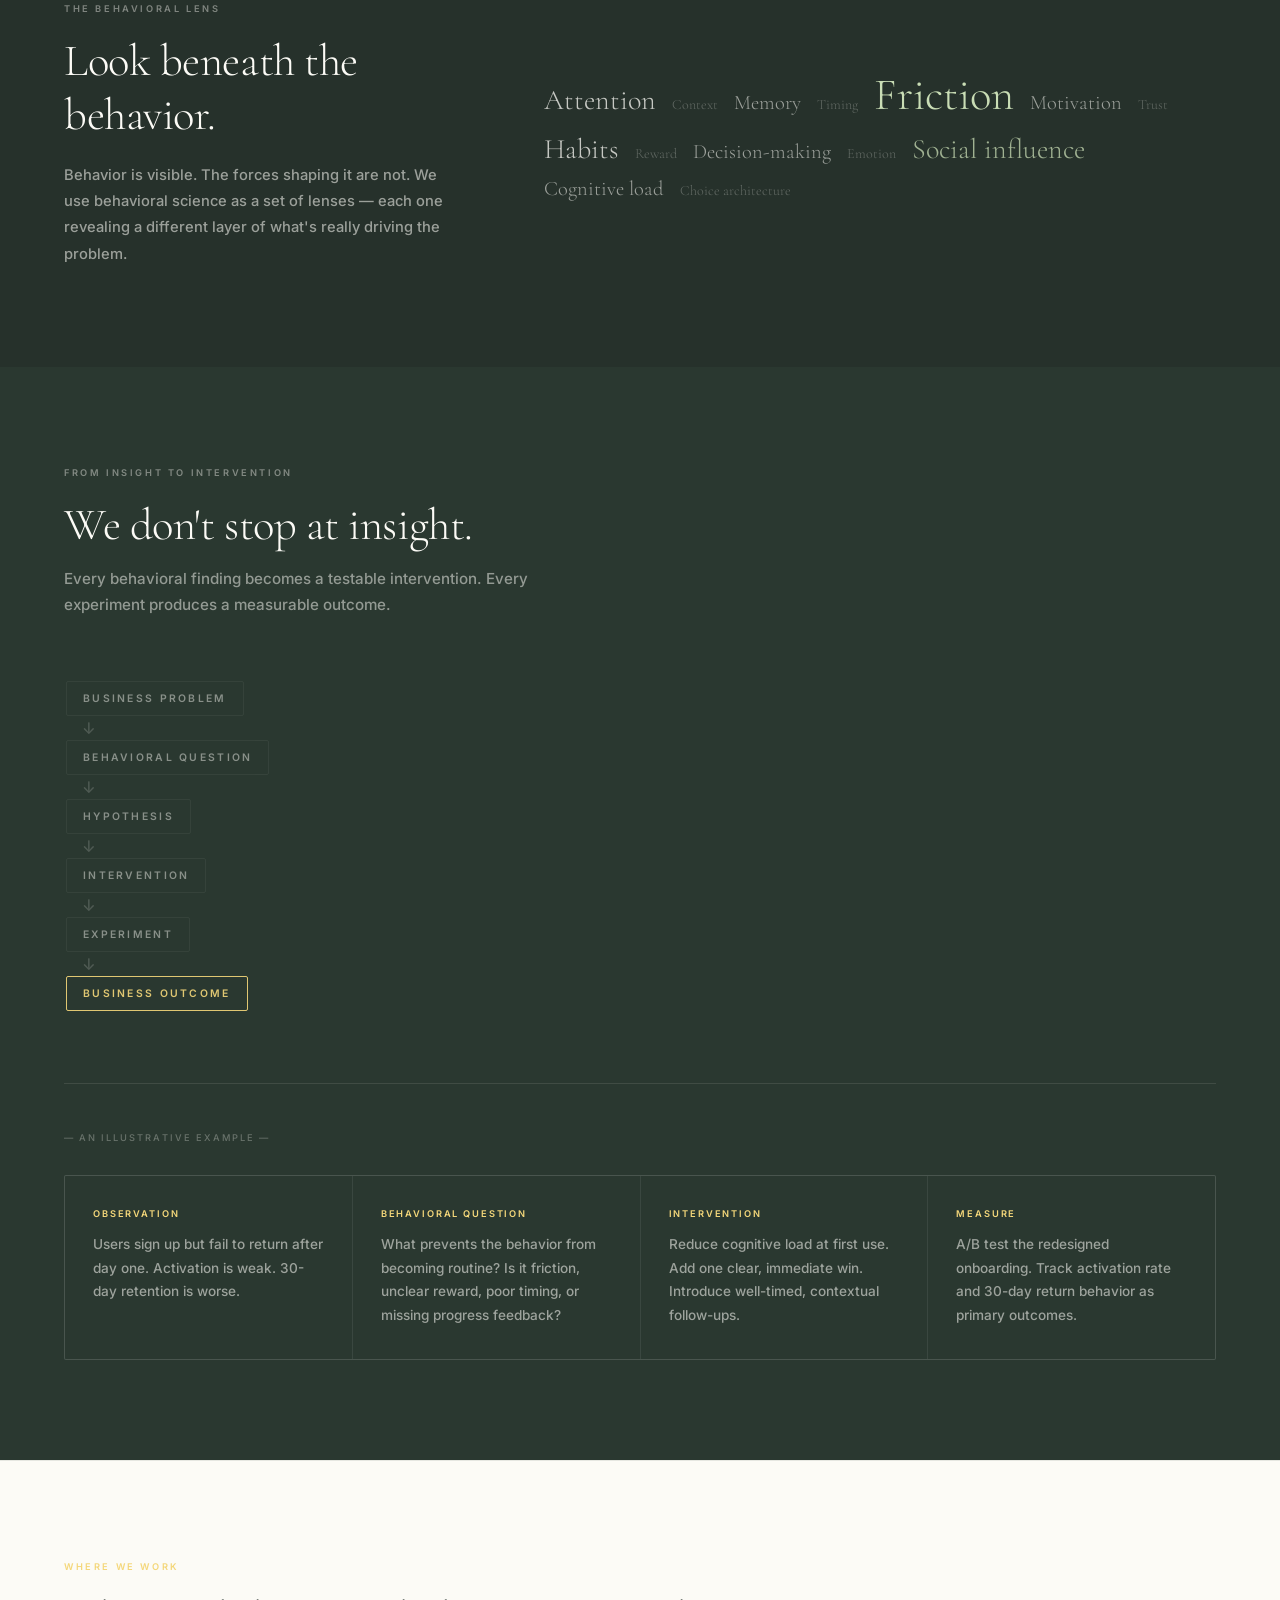
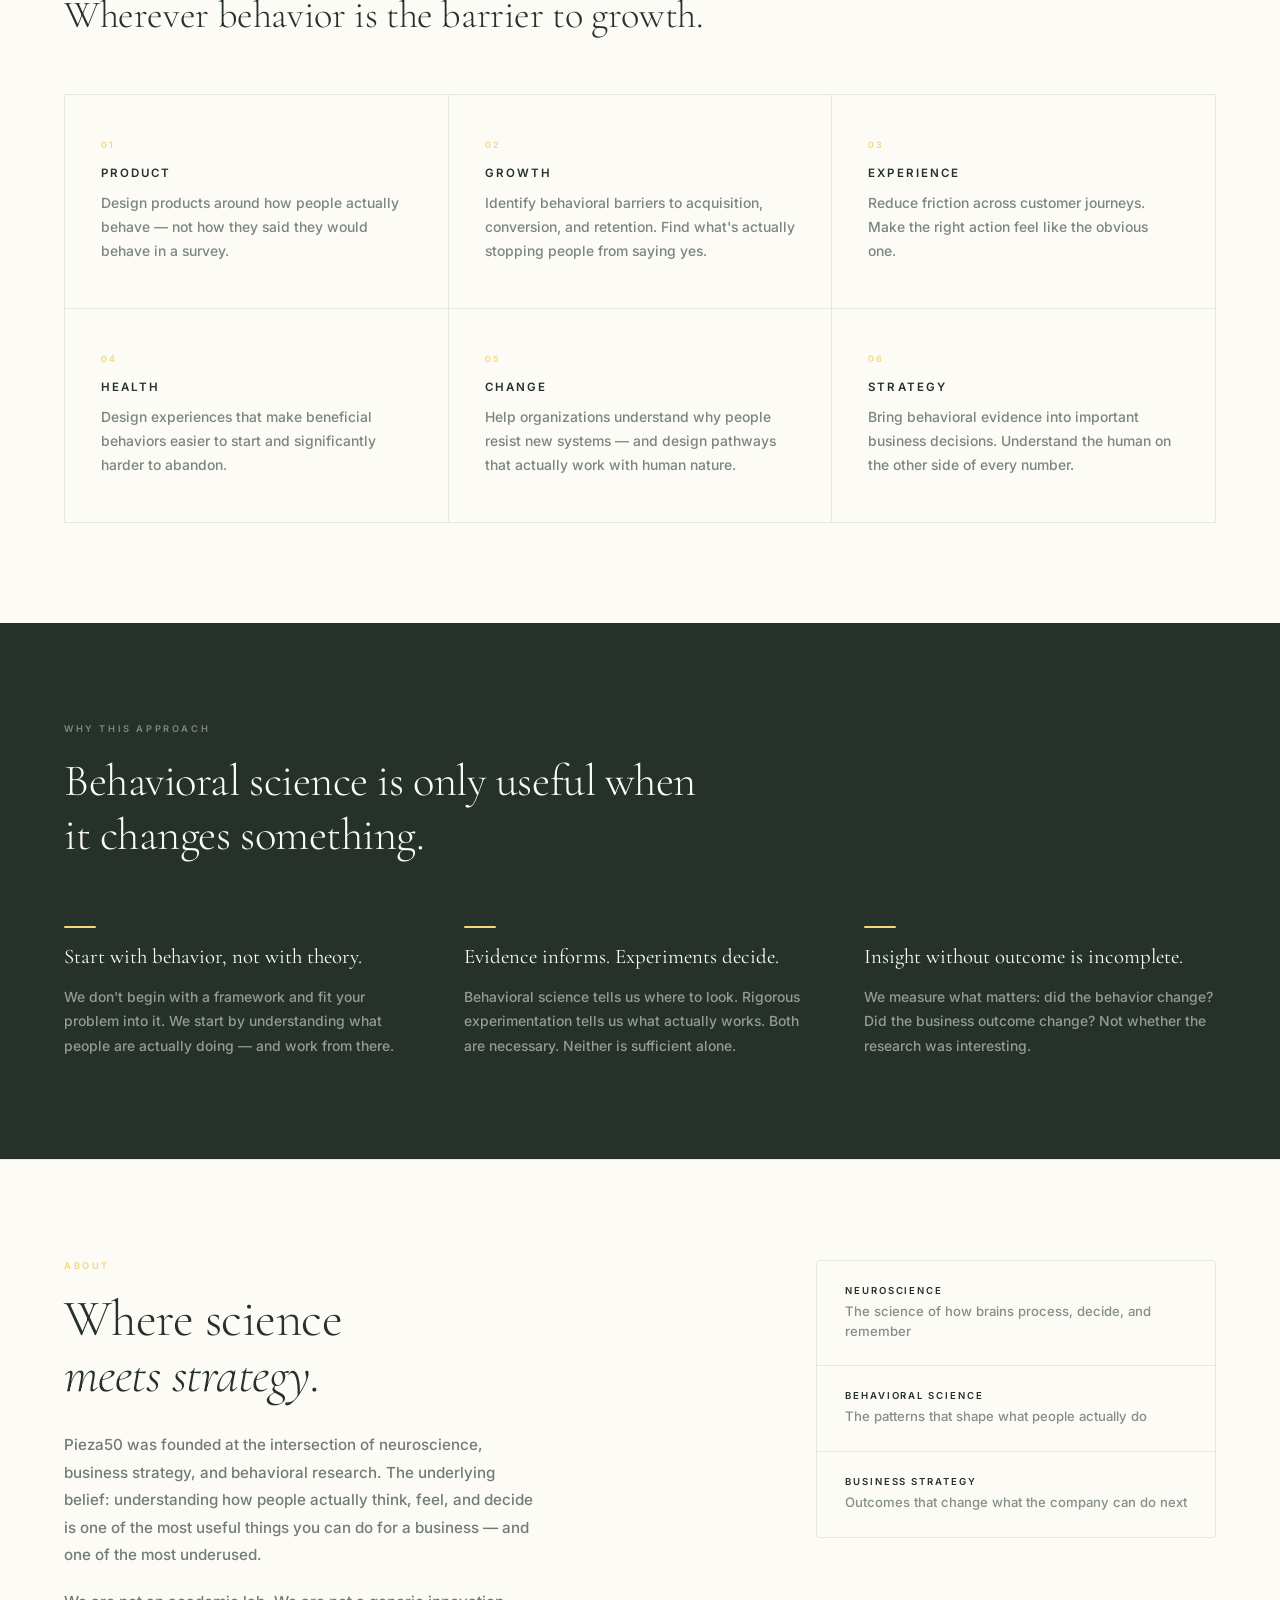
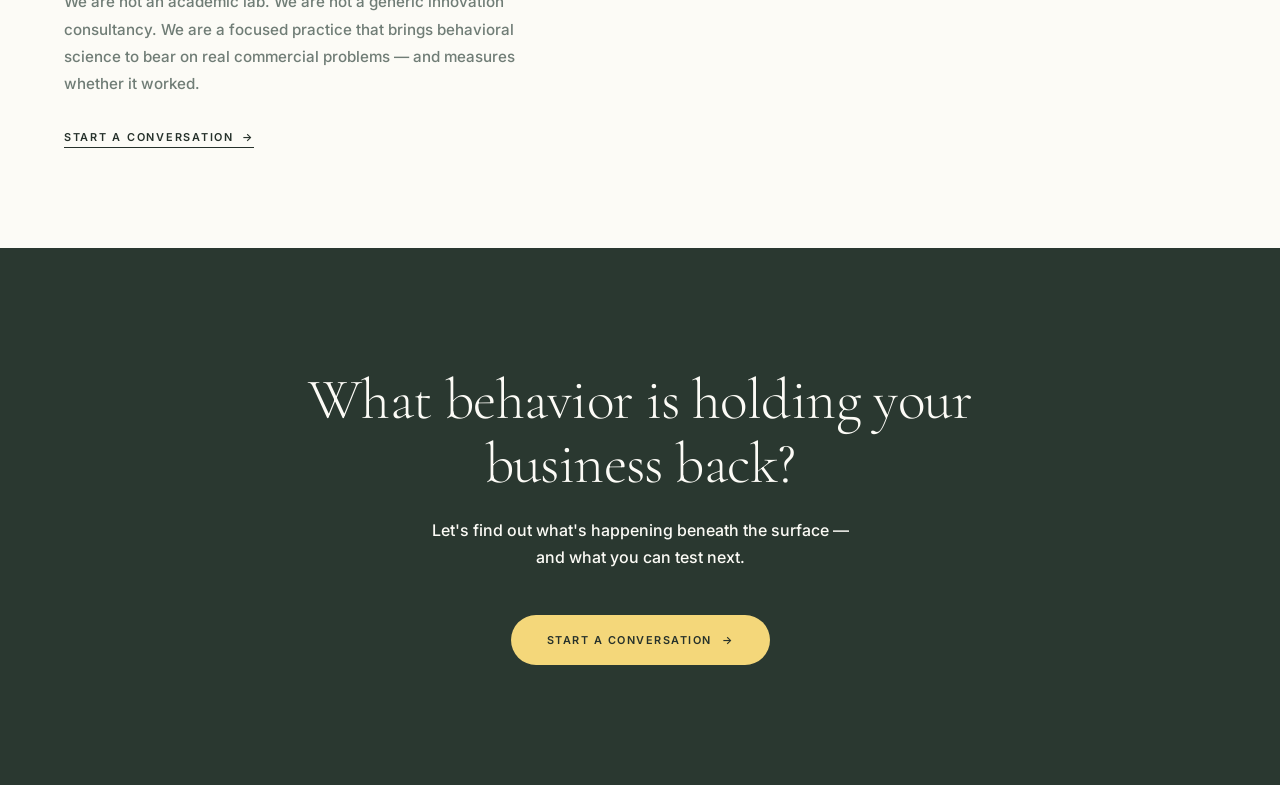
<file: pieza50.html>
<!DOCTYPE html>
<html lang="en">
<head>
  <meta charset="UTF-8" />
  <meta name="viewport" content="width=device-width, initial-scale=1.0" />
  <title>Pieza50 | Neuroscience Consulting for Better Decisions</title>
  <meta name="description" content="We use neuroscience and behavioral evidence to help teams build products, experiences, and strategies around how people actually think, feel, and decide." />
  <link rel="preconnect" href="https://fonts.googleapis.com" />
  <link rel="preconnect" href="https://fonts.gstatic.com" crossorigin />
  <link href="https://fonts.googleapis.com/css2?family=Cormorant+Garamond:ital,wght@0,300;0,400;0,500;0,600;1,300;1,400;1,500;1,600&family=Inter:wght@300;400;500;600&display=swap" rel="stylesheet" />
  <style>
/* ============================================================
   PIEZA50 — Landing Page Styles
   ============================================================ */

/* ---------- Variables ---------- */
:root {
  --dark:     #26312B;
  --dark2:    #354840;
  --gold:     #F4D77A;
  --gold-lt:  #FFF2C7;
  --sage:     #AFC8A5;
  --sage-lt:  #C9DDB5;
  --cream:    #FCFBF6;
  --white:    #FCFBF6;
  --muted:    rgba(38, 49, 43, 0.55);
  --border:   rgba(38, 49, 43, 0.10);

  --font-serif: 'Cormorant Garamond', Georgia, serif;
  --font-sans:  'Inter', system-ui, sans-serif;

  --nav-h: 80px;
  --max-w: 1380px;
  --px:    clamp(24px, 5vw, 64px);
}

/* ---------- Reset ---------- */
*, *::before, *::after { box-sizing: border-box; margin: 0; padding: 0; }
html { scroll-behavior: smooth; font-size: 16px; }
body {
  font-family: var(--font-sans);
  font-weight: 500;
  background: var(--white);
  color: var(--dark2);
  overflow-x: hidden;
  -webkit-font-smoothing: antialiased;
}
a { text-decoration: none; color: inherit; }
button { background: none; border: none; cursor: pointer; font: inherit; color: inherit; }
ul { list-style: none; }
img, svg { display: block; }

/* ============================================================
   NAVIGATION
   ============================================================ */
.nav {
  position: fixed;
  top: 0; left: 0; right: 0;
  z-index: 100;
  height: var(--nav-h);
  background: var(--white);
  border-bottom: 1px solid var(--border);
  transition: box-shadow 0.3s ease;
}
.nav.scrolled { box-shadow: 0 2px 24px rgba(28,58,46,0.07); }

.nav-inner {
  max-width: var(--max-w);
  margin: 0 auto;
  padding: 0 var(--px);
  height: 100%;
  display: flex;
  align-items: center;
  gap: 40px;
}

/* Logo */
.nav-logo {
  display: flex;
  align-items: center;
  gap: 12px;
  flex-shrink: 0;
}
.nav-sparkle { flex-shrink: 0; }
.nav-brand-text { display: flex; flex-direction: column; gap: 1px; }
.nav-brand-name {
  font-family: var(--font-serif);
  font-size: 1.25rem;
  font-weight: 600;
  letter-spacing: 0.18em;
  color: var(--dark);
  line-height: 1;
}
.nav-brand-sub {
  font-size: 0.6rem;
  letter-spacing: 0.12em;
  text-transform: uppercase;
  color: var(--muted);
  line-height: 1.5;
}

/* Nav items */
.nav-items {
  display: flex;
  align-items: center;
  gap: 8px;
  margin-left: auto;
}

.nav-item { position: relative; }

.nav-link {
  display: flex;
  align-items: center;
  gap: 5px;
  padding: 8px 12px;
  font-size: 0.7rem;
  font-weight: 500;
  letter-spacing: 0.14em;
  text-transform: uppercase;
  color: var(--dark2);
  opacity: 0.75;
  transition: opacity 0.2s ease, color 0.2s ease;
  white-space: nowrap;
}
.nav-link:hover { opacity: 1; }

.chevron {
  transition: transform 0.2s ease;
  flex-shrink: 0;
  opacity: 0.6;
}
.has-dropdown:hover .chevron,
.has-dropdown.open .chevron { transform: rotate(180deg); opacity: 1; }

/* Dropdown */
.dropdown {
  position: absolute;
  top: calc(100% + 8px);
  left: 0;
  background: var(--white);
  border: 1px solid var(--border);
  border-radius: 6px;
  box-shadow: 0 8px 32px rgba(28,58,46,0.10);
  min-width: 210px;
  padding: 8px 0;
  opacity: 0;
  pointer-events: none;
  transform: translateY(-6px);
  transition: opacity 0.2s ease, transform 0.2s ease;
  z-index: 200;
}
.has-dropdown:hover .dropdown,
.has-dropdown.open .dropdown {
  opacity: 1;
  pointer-events: all;
  transform: translateY(0);
}

.dropdown-item {
  display: block;
  padding: 10px 20px;
  font-size: 0.72rem;
  letter-spacing: 0.06em;
  color: var(--dark2);
  opacity: 0.7;
  transition: opacity 0.15s, background 0.15s;
}
.dropdown-item:hover { opacity: 1; background: rgba(28,58,46,0.04); }

/* CTA button */
.nav-cta {
  flex-shrink: 0;
  background: var(--gold);
  color: var(--dark);
  padding: 12px 24px;
  border-radius: 100px;
  font-size: 0.68rem;
  font-weight: 600;
  letter-spacing: 0.12em;
  text-transform: uppercase;
  transition: background 0.2s ease, transform 0.2s ease;
  white-space: nowrap;
}
.nav-cta:hover { background: #D4B850; transform: translateY(-1px); }

/* Mobile burger (hidden on desktop) */
.nav-burger {
  display: none;
  flex-direction: column;
  gap: 5px;
  padding: 6px;
  margin-left: auto;
}
.nav-burger span {
  display: block;
  width: 22px;
  height: 2px;
  background: var(--dark);
  border-radius: 2px;
  transition: transform 0.3s ease, opacity 0.3s ease;
}

/* ============================================================
   HERO SECTION
   ============================================================ */
.hero {
  min-height: 100vh;
  padding-top: var(--nav-h);
  display: grid;
  grid-template-columns: 1fr 1fr 140px;
  gap: 0;
  max-width: var(--max-w);
  margin: 0 auto;
  padding-left: var(--px);
  padding-right: var(--px);
  align-items: center;
  position: relative;
}

/* Hero text (left column) */
.hero-text {
  padding-right: 40px;
  padding-top: 24px;
}

.hero-title {
  font-family: var(--font-serif);
  font-size: clamp(3rem, 5.8vw, 5rem);
  font-weight: 500;
  line-height: 1.05;
  color: var(--dark);
  letter-spacing: -0.01em;
  margin-bottom: 24px;
}

/* Word cycling */
.word-wrap {
  position: relative;
  display: inline-block;
}
.cycling-word {
  font-style: italic;
  display: inline-block;
  transition: opacity 0.35s ease, transform 0.35s ease;
}
.cycling-word.exit {
  opacity: 0;
  transform: translateY(-14px);
}
.cycling-word.enter {
  opacity: 0;
  transform: translateY(14px);
}
.title-period { font-family: var(--font-serif); font-weight: 300; }

/* Gold underline below title */
.title-underline {
  width: 180px;
  height: 2px;
  background: var(--gold);
  margin-bottom: 32px;
  border-radius: 1px;
}

.hero-body {
  font-size: 1rem;
  line-height: 1.7;
  color: var(--dark2);
  opacity: 0.75;
  max-width: 400px;
  margin-bottom: 40px;
}

.hero-cta-link {
  display: inline-flex;
  align-items: center;
  gap: 10px;
  font-size: 0.7rem;
  font-weight: 600;
  letter-spacing: 0.16em;
  text-transform: uppercase;
  color: var(--dark);
  border-bottom: 1.5px solid var(--dark);
  padding-bottom: 4px;
  transition: color 0.2s, border-color 0.2s;
}
.hero-cta-link:hover { color: var(--gold); border-color: var(--gold); }

/* Brain canvas container (center column) */
.brain-container {
  width: 100%;
  height: min(620px, 80vh);
  position: relative;
}
#brain-canvas {
  width: 100% !important;
  height: 100% !important;
  display: block;
}

/* Hero sidebar (right column) */
.hero-sidebar {
  display: flex;
  flex-direction: column;
  align-items: flex-end;
  gap: 0;
  padding-left: 16px;
  text-align: right;
}
.sidebar-item {
  font-size: 0.6rem;
  font-weight: 500;
  letter-spacing: 0.18em;
  text-transform: uppercase;
  color: var(--dark2);
  opacity: 0.55;
  line-height: 1.6;
  padding: 10px 0;
}
.sidebar-divider {
  width: 1px;
  height: 36px;
  background: var(--border);
  margin-left: auto;
}

/* ============================================================
   OUR METHOD
   ============================================================ */
.method {
  background: var(--white);
  border-top: 1px solid var(--border);
  padding: 100px var(--px);
}
.method-inner { max-width: var(--max-w); margin: 0 auto; }

.method-label {
  font-size: 0.65rem;
  font-weight: 600;
  letter-spacing: 0.22em;
  text-transform: uppercase;
  color: var(--gold);
  margin-bottom: 36px;
}

/* 3-column layout matching the reference */
.method-three-col {
  display: grid;
  grid-template-columns: 300px 1fr 1fr;
  gap: 56px;
  align-items: start;
  margin-bottom: 56px;
}

.method-title {
  font-family: var(--font-serif);
  font-size: clamp(2.2rem, 3.5vw, 3.2rem);
  font-weight: 300;
  line-height: 1.12;
  color: var(--dark);
}
.method-title em { font-style: italic; font-weight: 300; }

.method-col-desc p {
  font-size: 0.94rem;
  line-height: 1.78;
  color: var(--dark2);
  opacity: 0.72;
  margin-bottom: 28px;
}

.explore-link {
  font-size: 0.68rem;
  font-weight: 600;
  letter-spacing: 0.16em;
  text-transform: uppercase;
  color: var(--dark);
  border-bottom: 1.5px solid var(--dark);
  padding-bottom: 3px;
  transition: color 0.2s, border-color 0.2s;
}
.explore-link:hover { color: var(--gold); border-color: var(--gold); }

/* Steps row inside col 3 */
.method-steps-row {
  display: flex;
  align-items: flex-start;
  gap: 8px;
  flex-wrap: nowrap;
}

.method-step {
  display: flex;
  flex-direction: column;
  align-items: center;
  gap: 12px;
  text-align: center;
  flex: 1;
  min-width: 80px;
}

.step-circle {
  width: 86px;
  height: 86px;
  border-radius: 50%;
  display: flex;
  align-items: center;
  justify-content: center;
  flex-shrink: 0;
}
.step-sage   { background: var(--sage-lt); }
.step-yellow { background: #F5EDD5; }
.step-dark   { background: var(--dark); }

.step-label {
  font-size: 0.7rem;
  font-weight: 600;
  letter-spacing: 0.18em;
  text-transform: uppercase;
  color: var(--dark);
}
.step-desc {
  font-size: 0.8rem;
  line-height: 1.5;
  color: var(--dark2);
  opacity: 0.65;
}

.step-arrow {
  font-size: 1rem;
  color: var(--dark2);
  opacity: 0.35;
  flex-shrink: 0;
  align-self: center;
  padding-bottom: 48px;
}

.method-footer-text {
  text-align: center;
  font-size: 0.65rem;
  font-weight: 500;
  letter-spacing: 0.22em;
  text-transform: uppercase;
  color: var(--dark2);
  opacity: 0.4;
  border-top: 1px solid var(--border);
  padding-top: 32px;
}

/* ============================================================
   ABOUT STUB
   ============================================================ */
.about-stub {
  background: var(--white);
  padding: 100px var(--px);
  text-align: center;
}
.about-stub-inner { max-width: 700px; margin: 0 auto; }
.about-stub .method-label { margin-bottom: 24px; }
.about-stub .method-title { white-space: normal; margin-bottom: 28px; }

/* ============================================================
   RESPONSIVE
   ============================================================ */
@media (max-width: 1100px) {
  .hero { grid-template-columns: 1fr 1fr; }
  .hero-sidebar { display: none; }
  .brain-container { height: min(520px, 70vw); }
}

@media (max-width: 768px) {
  :root { --px: 20px; }

  /* Nav mobile */
  .nav-items { display: none; flex-direction: column; align-items: stretch; }
  .nav-items.open { display: flex; position: absolute; top: var(--nav-h); left: 0; right: 0; background: var(--white); border-bottom: 1px solid var(--border); padding: 12px 0; z-index: 200; }
  .nav-cta { display: none; }
  .nav-burger { display: flex; }
  .nav-inner { gap: 0; }

  /* Hero mobile: stack vertically */
  .hero {
    grid-template-columns: 1fr;
    grid-template-rows: auto auto;
    min-height: auto;
    padding-top: calc(var(--nav-h) + 40px);
    padding-bottom: 40px;
    gap: 32px;
  }
  .hero-text { padding-right: 0; }
  .hero-title { font-size: 2.4rem; }
  .brain-container { height: 60vw; min-height: 280px; }

  /* Method */
  .method-three-col { grid-template-columns: 1fr; gap: 32px; }
  .method-steps-row { flex-wrap: wrap; justify-content: center; }
  .step-arrow { transform: rotate(90deg); padding-bottom: 0; padding-right: 48px; }
}

</style>
  <style>
/* ============================================================
   PIEZA50 — Sections CSS
   New long-form page sections below the hero.
   ============================================================ */

/* ── Extra color tokens ──────────────────────────────────── */
:root {
  --forest:      #2A3830;
  --pale-sage:   #EEF5EA;
  --pale-yellow: #FFFBEA;
  --moss:        #3A4F42;
}

/* ── Scroll reveal ───────────────────────────────────────── */
.reveal {
  opacity: 0;
  transform: translateY(28px);
  transition: opacity 750ms ease, transform 750ms cubic-bezier(0.22,1,0.36,1);
}
.reveal.revealed {
  opacity: 1;
  transform: none;
}

/* ── Shared eyebrow labels ───────────────────────────────── */
.eyebrow-light {
  font-size: 0.58rem; font-weight: 600; letter-spacing: 0.28em;
  text-transform: uppercase;
  color: rgba(252,251,246,0.42);
  display: block; margin-bottom: 20px;
}
.eyebrow-gold {
  font-size: 0.58rem; font-weight: 600; letter-spacing: 0.28em;
  text-transform: uppercase;
  color: var(--gold);
  display: block; margin-bottom: 20px;
}
.eyebrow-dark {
  font-size: 0.58rem; font-weight: 600; letter-spacing: 0.28em;
  text-transform: uppercase;
  color: var(--muted);
  display: block; margin-bottom: 20px;
}

/* ============================================================
   SECTION: THE PROBLEM  (dark charcoal bg)
   ============================================================ */
.s-problem {
  background: var(--dark);
  padding: 100px var(--px);
}
.s-problem-inner {
  max-width: var(--max-w); margin: 0 auto;
  display: grid;
  grid-template-columns: 1fr 1fr;
  gap: 80px;
  align-items: start;
}
.s-problem-statement {
  font-family: var(--font-serif);
  font-size: clamp(2.2rem, 4vw, 3.6rem);
  font-weight: 300; line-height: 1.15;
  color: var(--cream);
  letter-spacing: -0.01em;
  margin-top: 8px;
}
.s-problem-list {
  list-style: none;
  margin-bottom: 48px;
}
.s-problem-list li {
  font-size: 1rem; line-height: 1.7;
  color: var(--cream); opacity: 0.58;
  padding: 14px 0;
  border-bottom: 1px solid rgba(252,251,246,0.08);
  transition-delay: calc(var(--li, 0) * 80ms);
}
.s-problem-list li:first-child { border-top: 1px solid rgba(252,251,246,0.08); }
.s-problem-insight {
  padding-top: 36px;
}
.s-problem-insight p {
  font-family: var(--font-serif);
  font-size: clamp(1.1rem, 2vw, 1.5rem);
  font-weight: 300;
  color: var(--cream); opacity: 0.65;
  line-height: 1.5;
}
.s-problem-emphasis {
  font-style: italic;
  opacity: 1 !important;
  color: var(--gold) !important;
  margin-top: 8px;
}

/* ============================================================
   SECTION: WHAT WE SOLVE  (ivory bg)
   ============================================================ */
.s-solve {
  background: var(--white);
  padding: 100px var(--px);
}
.s-solve-inner { max-width: var(--max-w); margin: 0 auto; }
.s-solve-header { margin-bottom: 56px; }
.s-solve-title {
  font-family: var(--font-serif);
  font-size: clamp(2rem, 3.5vw, 3rem);
  font-weight: 300; color: var(--dark);
  letter-spacing: -0.01em;
}
.s-solve-grid {
  display: grid;
  grid-template-columns: 1fr 1fr;
  border-top: 1px solid var(--border);
  border-left: 1px solid var(--border);
}
.solve-item {
  border-right: 1px solid var(--border);
  border-bottom: 1px solid var(--border);
  padding: 48px 40px;
  display: flex;
  gap: 28px;
  transition: background 0.3s ease;
}
.solve-item:hover { background: var(--pale-sage); }
.solve-num {
  font-size: 0.58rem; font-weight: 600; letter-spacing: 0.22em;
  color: var(--gold); flex-shrink: 0; padding-top: 4px;
}
.solve-name {
  font-size: 0.72rem; font-weight: 600; letter-spacing: 0.18em;
  color: var(--dark); margin-bottom: 10px;
}
.solve-q {
  font-family: var(--font-serif);
  font-size: clamp(1.1rem, 1.8vw, 1.45rem);
  font-weight: 400; font-style: italic;
  color: var(--dark); line-height: 1.3;
  margin-bottom: 14px;
}
.solve-desc {
  font-size: 0.85rem; line-height: 1.75;
  color: var(--dark2); opacity: 0.68;
}

/* ============================================================
   SECTION: OUR APPROACH  (pale sage bg)
   ============================================================ */
.s-approach {
  background: var(--pale-sage);
  padding: 100px var(--px);
  border-top: 1px solid rgba(0,0,0,0.06);
  border-bottom: 1px solid rgba(0,0,0,0.06);
}
.s-approach-inner { max-width: var(--max-w); margin: 0 auto; }
.s-approach-header { margin-bottom: 64px; }
.s-approach-title {
  font-family: var(--font-serif);
  font-size: clamp(1.8rem, 3vw, 2.6rem);
  font-weight: 300; color: var(--dark);
  letter-spacing: -0.01em; max-width: 600px;
}
.approach-steps {
  display: flex;
  align-items: flex-start;
  gap: 0;
}
.approach-step {
  flex: 1;
  display: flex;
  flex-direction: column;
  gap: 16px;
}
.step-num {
  font-family: var(--font-serif);
  font-size: 4rem; font-weight: 300;
  color: var(--dark); line-height: 1;
  letter-spacing: -0.03em;
  opacity: 0.25;
}
.step-name {
  font-size: 0.68rem; font-weight: 600; letter-spacing: 0.20em;
  color: var(--dark); margin-bottom: 8px;
}
.step-desc {
  font-size: 0.85rem; line-height: 1.75;
  color: var(--dark2); opacity: 0.72;
  max-width: 200px;
}
.step-connector {
  flex: 0 0 32px;
  display: flex; align-items: flex-start;
  padding-top: 28px;
  justify-content: center;
}
.step-connector::after {
  content: '';
  display: block;
  width: 24px; height: 1px;
  background: var(--dark2);
  opacity: 0.25;
}

/* ============================================================
   SECTION: THE BEHAVIORAL LENS  (dark charcoal bg)
   ============================================================ */
.s-lens {
  background: var(--dark);
  padding: 100px var(--px);
}
.s-lens-inner {
  max-width: var(--max-w); margin: 0 auto;
  display: grid;
  grid-template-columns: 400px 1fr;
  gap: 80px;
  align-items: center;
}
.s-lens-title {
  font-family: var(--font-serif);
  font-size: clamp(2rem, 3.5vw, 3rem);
  font-weight: 300; color: var(--cream);
  letter-spacing: -0.01em;
  margin-bottom: 20px;
}
.s-lens-body {
  font-size: 0.92rem; line-height: 1.78;
  color: var(--cream); opacity: 0.55;
}
.lens-cloud {
  display: flex; flex-wrap: wrap;
  gap: 10px 16px;
  align-items: baseline;
}
.lc {
  font-family: var(--font-serif);
  color: var(--cream);
  transition: opacity 0.3s ease;
  cursor: default;
}
.lc-xl { font-size: clamp(2rem, 3.5vw, 3rem); font-weight: 300; }
.lc-lg { font-size: clamp(1.4rem, 2.2vw, 2rem); font-weight: 300; opacity: 0.75; }
.lc-md { font-size: clamp(1rem, 1.6vw, 1.4rem); font-weight: 300; opacity: 0.55; }
.lc-sm { font-size: clamp(0.78rem, 1.1vw, 1rem); font-weight: 300; }
.lc-dim { opacity: 0.28; }
.lc-accent { color: var(--sage-lt); }
.lc:hover { opacity: 1 !important; }

/* ============================================================
   SECTION: FROM INSIGHT TO INTERVENTION  (forest bg)
   ============================================================ */
.s-transform {
  background: var(--forest);
  padding: 100px var(--px);
}
.s-transform-inner {
  max-width: var(--max-w); margin: 0 auto;
}
.s-transform-header { margin-bottom: 64px; }
.s-transform-title {
  font-family: var(--font-serif);
  font-size: clamp(2rem, 3.5vw, 3rem);
  font-weight: 300; color: var(--cream);
  letter-spacing: -0.01em; margin-bottom: 14px;
}
.s-transform-sub {
  font-size: 0.95rem; line-height: 1.7;
  color: var(--cream); opacity: 0.5;
  max-width: 480px;
}
.transform-chain {
  display: flex;
  flex-direction: column;
  align-items: flex-start;
  gap: 0;
  margin-bottom: 72px;
  padding-left: 2px;
}
.tc-step {
  font-size: 0.65rem; font-weight: 600; letter-spacing: 0.22em;
  text-transform: uppercase;
  color: var(--cream); opacity: 0.45;
  padding: 10px 16px;
  border: 1px solid rgba(252,251,246,0.12);
  border-radius: 2px;
  transition: opacity 0.3s;
}
.tc-outcome {
  opacity: 0.9;
  border-color: var(--gold);
  color: var(--gold);
}
.tc-arrow {
  font-size: 1rem;
  color: rgba(252,251,246,0.18);
  line-height: 1;
  padding: 4px 16px;
}
.transform-example {
  border-top: 1px solid rgba(252,251,246,0.10);
  padding-top: 48px;
}
.te-tag {
  font-size: 0.58rem; font-weight: 500; letter-spacing: 0.22em;
  color: rgba(252,251,246,0.30);
  text-transform: uppercase;
  margin-bottom: 32px;
  font-style: normal;
}
.te-grid {
  display: grid;
  grid-template-columns: repeat(4, 1fr);
  gap: 1px;
  background: rgba(252,251,246,0.08);
  border: 1px solid rgba(252,251,246,0.08);
  border-radius: 2px;
  overflow: hidden;
}
.te-col {
  background: var(--forest);
  padding: 32px 28px;
  transition: background 0.3s ease;
}
.te-col:hover { background: var(--moss); }
.te-step {
  display: block;
  font-size: 0.58rem; font-weight: 600; letter-spacing: 0.20em;
  text-transform: uppercase;
  color: var(--gold);
  margin-bottom: 14px;
}
.te-text {
  font-size: 0.85rem; line-height: 1.72;
  color: var(--cream); opacity: 0.55;
}

/* ============================================================
   SECTION: WHERE WE WORK  (ivory bg)
   ============================================================ */
.s-domains {
  background: var(--white);
  padding: 100px var(--px);
  border-top: 1px solid var(--border);
}
.s-domains-inner { max-width: var(--max-w); margin: 0 auto; }
.s-domains-header { margin-bottom: 56px; }
.s-domains-title {
  font-family: var(--font-serif);
  font-size: clamp(1.8rem, 3vw, 2.8rem);
  font-weight: 300; color: var(--dark);
  letter-spacing: -0.01em;
}
.domains-grid {
  display: grid;
  grid-template-columns: repeat(3, 1fr);
  gap: 0;
  border-top: 1px solid var(--border);
  border-left: 1px solid var(--border);
}
.domain-item {
  border-right: 1px solid var(--border);
  border-bottom: 1px solid var(--border);
  padding: 44px 36px;
  transition: background 0.3s ease;
  position: relative;
}
.domain-item:hover { background: var(--pale-yellow); }
.domain-n {
  display: block;
  font-size: 0.55rem; font-weight: 600; letter-spacing: 0.22em;
  color: var(--gold); margin-bottom: 16px;
}
.domain-name {
  font-size: 0.72rem; font-weight: 600; letter-spacing: 0.18em;
  color: var(--dark); margin-bottom: 12px;
}
.domain-desc {
  font-size: 0.87rem; line-height: 1.72;
  color: var(--dark2); opacity: 0.65;
}

/* ============================================================
   SECTION: WHY THIS APPROACH  (dark charcoal bg)
   ============================================================ */
.s-why {
  background: var(--dark);
  padding: 100px var(--px);
}
.s-why-inner { max-width: var(--max-w); margin: 0 auto; }
.s-why-header { margin-bottom: 64px; max-width: 640px; }
.s-why-title {
  font-family: var(--font-serif);
  font-size: clamp(2rem, 3.5vw, 3rem);
  font-weight: 300; color: var(--cream);
  letter-spacing: -0.01em;
}
.s-why-grid {
  display: grid;
  grid-template-columns: repeat(3, 1fr);
  gap: 48px;
}
.why-item { display: flex; flex-direction: column; gap: 16px; }
.why-rule {
  width: 32px; height: 2px;
  background: var(--gold); border-radius: 1px;
}
.why-heading {
  font-family: var(--font-serif);
  font-size: 1.3rem; font-weight: 400;
  color: var(--cream);
}
.why-body {
  font-size: 0.87rem; line-height: 1.78;
  color: var(--cream); opacity: 0.52;
}

/* ============================================================
   SECTION: ABOUT  (ivory bg)
   ============================================================ */
.s-about {
  background: var(--white);
  padding: 100px var(--px);
  border-top: 1px solid var(--border);
}
.s-about-inner {
  max-width: var(--max-w); margin: 0 auto;
  display: grid;
  grid-template-columns: 1fr 400px;
  gap: 80px;
  align-items: start;
}
.s-about-title {
  font-family: var(--font-serif);
  font-size: clamp(2.2rem, 4vw, 3.4rem);
  font-weight: 300; color: var(--dark);
  letter-spacing: -0.01em; line-height: 1.1;
  margin-bottom: 28px;
}
.s-about-body {
  font-size: 0.95rem; line-height: 1.8;
  color: var(--dark2); opacity: 0.7;
  margin-bottom: 20px; max-width: 480px;
}
.s-about-link {
  display: inline-flex; align-items: center; gap: 8px;
  font-size: 0.68rem; font-weight: 600; letter-spacing: 0.16em;
  text-transform: uppercase; color: var(--dark);
  border-bottom: 1.5px solid var(--dark);
  padding-bottom: 3px; margin-top: 12px;
  text-decoration: none;
  transition: color 0.2s, border-color 0.2s;
}
.s-about-link:hover { color: var(--gold); border-color: var(--gold); }
.about-pillars {
  border: 1px solid var(--border);
  border-radius: 4px;
  overflow: hidden;
}
.ap-item {
  padding: 24px 28px;
  display: flex; flex-direction: column; gap: 6px;
}
.ap-label {
  font-size: 0.6rem; font-weight: 600; letter-spacing: 0.20em;
  text-transform: uppercase; color: var(--dark);
}
.ap-desc {
  font-size: 0.82rem; line-height: 1.5;
  color: var(--dark2); opacity: 0.6;
}
.ap-divider {
  height: 1px; background: var(--border);
}

/* ============================================================
   SECTION: FINAL CTA  (forest bg)
   ============================================================ */
.s-cta {
  background: var(--forest);
  padding: 120px var(--px);
  text-align: center;
}
.s-cta-inner {
  max-width: 680px; margin: 0 auto;
  display: flex; flex-direction: column; align-items: center;
}
.s-cta-title {
  font-family: var(--font-serif);
  font-size: clamp(2.2rem, 4.5vw, 4rem);
  font-weight: 300; color: var(--cream);
  letter-spacing: -0.01em; line-height: 1.12;
  margin-bottom: 20px;
}
.s-cta-body {
  font-size: 1rem; line-height: 1.7;
  color: var(--cream); opacity: 0.5;
  max-width: 420px; margin-bottom: 44px;
}
.s-cta-btn {
  display: inline-flex; align-items: center; gap: 10px;
  background: var(--gold); color: var(--dark);
  padding: 18px 36px; border-radius: 100px;
  font-size: 0.68rem; font-weight: 600; letter-spacing: 0.14em;
  text-transform: uppercase; text-decoration: none;
  transition: background 0.2s ease, transform 0.2s ease;
}
.s-cta-btn:hover { background: var(--gold-lt); transform: translateY(-1px); }

/* ============================================================
   RESPONSIVE
   ============================================================ */
@media (max-width: 1100px) {
  .s-problem-inner { grid-template-columns: 1fr; gap: 48px; }
  .s-lens-inner { grid-template-columns: 1fr; gap: 48px; }
  .s-about-inner { grid-template-columns: 1fr; gap: 48px; }
  .te-grid { grid-template-columns: repeat(2, 1fr); }
  .domains-grid { grid-template-columns: repeat(2, 1fr); }
  .approach-steps { flex-direction: column; gap: 32px; }
  .step-connector { display: none; }
  .step-desc { max-width: 100%; }
}

@media (max-width: 768px) {
  .s-solve-grid { grid-template-columns: 1fr; }
  .domains-grid { grid-template-columns: 1fr; }
  .s-why-grid { grid-template-columns: 1fr; gap: 40px; }
  .te-grid { grid-template-columns: 1fr; }
  .s-lens-inner { grid-template-columns: 1fr; }
  .solve-item { padding: 32px 24px; }
  .domain-item { padding: 32px 24px; }
}

</style>

</head>
<body>

  <!-- ====== NAVIGATION ====== -->
  <nav class="nav" id="nav">
    <div class="nav-inner">

      <!-- Logo -->
      <a href="/" class="nav-logo">
        <div class="nav-brand-text">
          <span class="nav-brand-name">PIEZA50</span>
          <span class="nav-brand-sub">Consulting for Better Decisions</span>
        </div>
      </a>

      <!-- Nav Items -->
      <ul class="nav-items" id="nav-items">

        <li class="nav-item has-dropdown" id="dd-consulting">
          <button class="nav-link" aria-expanded="false">
            Consulting
            <svg class="chevron" width="10" height="6" viewBox="0 0 10 6"><path d="M1 1L5 5L9 1" stroke="currentColor" stroke-width="1.5" stroke-linecap="round" fill="none"/></svg>
          </button>
          <div class="dropdown" role="menu">
            <a href="consulting.html#product-design" class="dropdown-item" role="menuitem">Product Design</a>
            <a href="consulting.html#strategy" class="dropdown-item" role="menuitem">Strategy &amp; Innovation</a>
            <a href="consulting.html#marketing" class="dropdown-item" role="menuitem">Marketing &amp; Growth</a>
            <a href="consulting.html#workplace" class="dropdown-item" role="menuitem">Workplace Engagement</a>
          </div>
        </li>

        <li class="nav-item has-dropdown" id="dd-comunidad">
          <button class="nav-link" aria-expanded="false">
            Community
            <svg class="chevron" width="10" height="6" viewBox="0 0 10 6"><path d="M1 1L5 5L9 1" stroke="currentColor" stroke-width="1.5" stroke-linecap="round" fill="none"/></svg>
          </button>
          <div class="dropdown" role="menu">
            <a href="comunidad/recursos.html" class="dropdown-item" role="menuitem">Resources</a>
            <a href="#" class="dropdown-item" role="menuitem">Join Us</a>
            <a href="#" class="dropdown-item" role="menuitem">Newsletter</a>
          </div>
        </li>

        <li class="nav-item">
          <a href="#approach" class="nav-link">Our Method</a>
        </li>

        <li class="nav-item">
          <a href="#about" class="nav-link">About</a>
        </li>

      </ul>

      <!-- CTA -->
      <a href="#contact" class="nav-cta">
        CONTACT US <span aria-hidden="true">→</span>
      </a>

      <!-- Mobile Burger -->
      <button class="nav-burger" id="nav-burger" aria-label="Toggle menu">
        <span></span><span></span><span></span>
      </button>

    </div>
  </nav>


  <!-- ====== HERO ====== -->
  <section class="hero" id="hero">

    <!-- Left: text -->
    <div class="hero-text">
      <h1 class="hero-title">
        Science that<br>
        moves
        <span class="word-wrap">
          <span class="cycling-word" id="cyclingWord">people</span>
        </span><span class="title-period">.</span>
      </h1>
      <div class="title-underline" aria-hidden="true"></div>
      <p class="hero-body">
        We apply neuroscience and behavioral evidence to help teams build
        products, experiences, and strategies grounded in how people actually
        think, feel, and decide.
      </p>
      <a href="#work" class="hero-cta-link">
        EXPLORE OUR WORK <span aria-hidden="true">→</span>
      </a>
    </div>

    <!-- Center: 3‑D Brain -->
    <div class="brain-container" id="brainContainer">
      <canvas id="brain-canvas"></canvas>
    </div>

    <!-- Right: sidebar labels -->
    <aside class="hero-sidebar" aria-label="Key outcomes">
      <div class="sidebar-item">UNDERSTAND<br>PEOPLE</div>
      <div class="sidebar-divider" aria-hidden="true"></div>
      <div class="sidebar-item">IMPROVE<br>EXPERIENCES</div>
      <div class="sidebar-divider" aria-hidden="true"></div>
      <div class="sidebar-item">DRIVE BETTER<br>DECISIONS</div>
    </aside>

  </section>



  <!-- ====== SECTION: THE PROBLEM ====== -->
  <section class="s-problem" id="problem">
    <div class="s-problem-inner">
      <div class="s-problem-left reveal">
        <p class="eyebrow-light">THE PROBLEM</p>
        <h2 class="s-problem-statement">People don't always do what businesses expect.</h2>
      </div>
      <div class="s-problem-right">
        <ul class="s-problem-list">
          <li class="reveal">Customers abandon products they said they wanted.</li>
          <li class="reveal">Users stop engaging with experiences they initially loved.</li>
          <li class="reveal">Employees resist systems designed to make their work easier.</li>
          <li class="reveal">Patients struggle to follow through with products built to help them.</li>
        </ul>
        <div class="s-problem-insight reveal">
          <p>The problem is rarely just the product.</p>
          <p class="s-problem-emphasis">It is often the behavior around it.</p>
        </div>
      </div>
    </div>
  </section>


  <!-- ====== SECTION: WHAT WE SOLVE ====== -->
  <section class="s-solve" id="solve">
    <div class="s-solve-inner">
      <div class="s-solve-header reveal">
        <p class="eyebrow-gold">WHAT WE SOLVE</p>
        <h2 class="s-solve-title">The questions at the center of our work.</h2>
      </div>
      <div class="s-solve-grid">

        <div class="solve-item reveal">
          <span class="solve-num">01</span>
          <div class="solve-content">
            <h3 class="solve-name">ADOPTION</h3>
            <p class="solve-q">Why aren't people starting?</p>
            <p class="solve-desc">First use is harder than it looks. We identify what prevents people from taking the first step — and what makes it more likely.</p>
          </div>
        </div>

        <div class="solve-item reveal">
          <span class="solve-num">02</span>
          <div class="solve-content">
            <h3 class="solve-name">ENGAGEMENT</h3>
            <p class="solve-q">Why aren't they continuing?</p>
            <p class="solve-desc">Initial interest rarely becomes habit on its own. We find what breaks the cycle — and what builds it.</p>
          </div>
        </div>

        <div class="solve-item reveal">
          <span class="solve-num">03</span>
          <div class="solve-content">
            <h3 class="solve-name">CONVERSION</h3>
            <p class="solve-q">Why aren't they choosing?</p>
            <p class="solve-desc">People understand the offer but don't act. We diagnose the moment of hesitation and design for what comes next.</p>
          </div>
        </div>

        <div class="solve-item reveal">
          <span class="solve-num">04</span>
          <div class="solve-content">
            <h3 class="solve-name">RETENTION</h3>
            <p class="solve-q">Why aren't they returning?</p>
            <p class="solve-desc">Value alone doesn't keep people. We examine what reduces the motivation to return — and what restores it.</p>
          </div>
        </div>

        <div class="solve-item reveal">
          <span class="solve-num">05</span>
          <div class="solve-content">
            <h3 class="solve-name">DECISIONS</h3>
            <p class="solve-q">Why are choices diverging from expectations?</p>
            <p class="solve-desc">Customers and employees often make decisions that seem irrational. We find the underlying logic — and work with it, not against it.</p>
          </div>
        </div>

        <div class="solve-item reveal">
          <span class="solve-num">06</span>
          <div class="solve-content">
            <h3 class="solve-name">CHANGE</h3>
            <p class="solve-q">Why aren't new behaviors taking hold?</p>
            <p class="solve-desc">Behavioral change is hard by design. We understand why — and build pathways that make the desired behavior easier, clearer, and more sustainable.</p>
          </div>
        </div>

      </div>
    </div>
  </section>


  <!-- ====== SECTION: OUR APPROACH ====== -->
  <section class="s-approach" id="approach">
    <div class="s-approach-inner">
      <div class="s-approach-header reveal">
        <p class="eyebrow-dark">OUR APPROACH</p>
        <h2 class="s-approach-title">How we find what's really going on — and what to do about it.</h2>
      </div>
      <div class="approach-steps">

        <div class="approach-step reveal">
          <div class="step-num">01</div>
          <div class="step-body">
            <h3 class="step-name">UNDERSTAND</h3>
            <p class="step-desc">We start by mapping what people are actually doing — not what they are expected to do. Observation before assumption.</p>
          </div>
        </div>

        <div class="step-connector" aria-hidden="true"></div>

        <div class="approach-step reveal">
          <div class="step-num">02</div>
          <div class="step-body">
            <h3 class="step-name">DIAGNOSE</h3>
            <p class="step-desc">We identify the behavioral barriers: cognitive load, poor timing, unclear value, social friction, broken habits.</p>
          </div>
        </div>

        <div class="step-connector" aria-hidden="true"></div>

        <div class="approach-step reveal">
          <div class="step-num">03</div>
          <div class="step-body">
            <h3 class="step-name">DESIGN</h3>
            <p class="step-desc">We develop targeted interventions grounded in behavioral evidence — from small friction reductions to full journey redesigns.</p>
          </div>
        </div>

        <div class="step-connector" aria-hidden="true"></div>

        <div class="approach-step reveal">
          <div class="step-num">04</div>
          <div class="step-body">
            <h3 class="step-name">EXPERIMENT</h3>
            <p class="step-desc">We test which intervention actually moves behavior in the real world. Rigorous where it matters, pragmatic where it doesn't.</p>
          </div>
        </div>

        <div class="step-connector" aria-hidden="true"></div>

        <div class="approach-step reveal">
          <div class="step-num">05</div>
          <div class="step-body">
            <h3 class="step-name">MEASURE</h3>
            <p class="step-desc">We track whether behavior changed — and whether the business outcome changed with it. Insight without outcome is incomplete.</p>
          </div>
        </div>

      </div>
    </div>
  </section>


  <!-- ====== SECTION: THE BEHAVIORAL LENS ====== -->
  <section class="s-lens" id="lens">
    <div class="s-lens-inner">
      <div class="s-lens-left reveal">
        <p class="eyebrow-light">THE BEHAVIORAL LENS</p>
        <h2 class="s-lens-title">Look beneath the behavior.</h2>
        <p class="s-lens-body">Behavior is visible. The forces shaping it are not. We use behavioral science as a set of lenses — each one revealing a different layer of what's really driving the problem.</p>
      </div>
      <div class="s-lens-right" aria-hidden="true">
        <div class="lens-cloud">
          <span class="lc lc-lg">Attention</span>
          <span class="lc lc-sm lc-dim">Context</span>
          <span class="lc lc-md">Memory</span>
          <span class="lc lc-sm lc-dim">Timing</span>
          <span class="lc lc-xl lc-accent">Friction</span>
          <span class="lc lc-md">Motivation</span>
          <span class="lc lc-sm lc-dim">Trust</span>
          <span class="lc lc-lg">Habits</span>
          <span class="lc lc-sm lc-dim">Reward</span>
          <span class="lc lc-md">Decision-making</span>
          <span class="lc lc-sm lc-dim">Emotion</span>
          <span class="lc lc-lg lc-accent">Social influence</span>
          <span class="lc lc-md">Cognitive load</span>
          <span class="lc lc-sm lc-dim">Choice architecture</span>
        </div>
      </div>
    </div>
  </section>


  <!-- ====== SECTION: FROM INSIGHT TO INTERVENTION ====== -->
  <section class="s-transform" id="transform">
    <div class="s-transform-inner">
      <div class="s-transform-header reveal">
        <p class="eyebrow-light">FROM INSIGHT TO INTERVENTION</p>
        <h2 class="s-transform-title">We don't stop at insight.</h2>
        <p class="s-transform-sub">Every behavioral finding becomes a testable intervention. Every experiment produces a measurable outcome.</p>
      </div>

      <div class="transform-chain reveal">
        <div class="tc-step">BUSINESS PROBLEM</div>
        <div class="tc-arrow" aria-hidden="true">↓</div>
        <div class="tc-step">BEHAVIORAL QUESTION</div>
        <div class="tc-arrow" aria-hidden="true">↓</div>
        <div class="tc-step">HYPOTHESIS</div>
        <div class="tc-arrow" aria-hidden="true">↓</div>
        <div class="tc-step">INTERVENTION</div>
        <div class="tc-arrow" aria-hidden="true">↓</div>
        <div class="tc-step">EXPERIMENT</div>
        <div class="tc-arrow" aria-hidden="true">↓</div>
        <div class="tc-step tc-outcome">BUSINESS OUTCOME</div>
      </div>

      <div class="transform-example reveal">
        <p class="te-tag">— AN ILLUSTRATIVE EXAMPLE —</p>
        <div class="te-grid">
          <div class="te-col">
            <span class="te-step">OBSERVATION</span>
            <p class="te-text">Users sign up but fail to return after day one. Activation is weak. 30-day retention is worse.</p>
          </div>
          <div class="te-col">
            <span class="te-step">BEHAVIORAL QUESTION</span>
            <p class="te-text">What prevents the behavior from becoming routine? Is it friction, unclear reward, poor timing, or missing progress feedback?</p>
          </div>
          <div class="te-col">
            <span class="te-step">INTERVENTION</span>
            <p class="te-text">Reduce cognitive load at first use. Add one clear, immediate win. Introduce well-timed, contextual follow-ups.</p>
          </div>
          <div class="te-col">
            <span class="te-step">MEASURE</span>
            <p class="te-text">A/B test the redesigned onboarding. Track activation rate and 30-day return behavior as primary outcomes.</p>
          </div>
        </div>
      </div>
    </div>
  </section>


  <!-- ====== SECTION: WHERE WE WORK ====== -->
  <section class="s-domains" id="domains">
    <div class="s-domains-inner">
      <div class="s-domains-header reveal">
        <p class="eyebrow-gold">WHERE WE WORK</p>
        <h2 class="s-domains-title">Wherever behavior is the barrier to growth.</h2>
      </div>
      <div class="domains-grid">

        <div class="domain-item reveal">
          <span class="domain-n">01</span>
          <h3 class="domain-name">PRODUCT</h3>
          <p class="domain-desc">Design products around how people actually behave — not how they said they would behave in a survey.</p>
        </div>

        <div class="domain-item reveal">
          <span class="domain-n">02</span>
          <h3 class="domain-name">GROWTH</h3>
          <p class="domain-desc">Identify behavioral barriers to acquisition, conversion, and retention. Find what's actually stopping people from saying yes.</p>
        </div>

        <div class="domain-item reveal">
          <span class="domain-n">03</span>
          <h3 class="domain-name">EXPERIENCE</h3>
          <p class="domain-desc">Reduce friction across customer journeys. Make the right action feel like the obvious one.</p>
        </div>

        <div class="domain-item reveal">
          <span class="domain-n">04</span>
          <h3 class="domain-name">HEALTH</h3>
          <p class="domain-desc">Design experiences that make beneficial behaviors easier to start and significantly harder to abandon.</p>
        </div>

        <div class="domain-item reveal">
          <span class="domain-n">05</span>
          <h3 class="domain-name">CHANGE</h3>
          <p class="domain-desc">Help organizations understand why people resist new systems — and design pathways that actually work with human nature.</p>
        </div>

        <div class="domain-item reveal">
          <span class="domain-n">06</span>
          <h3 class="domain-name">STRATEGY</h3>
          <p class="domain-desc">Bring behavioral evidence into important business decisions. Understand the human on the other side of every number.</p>
        </div>

      </div>
    </div>
  </section>


  <!-- ====== SECTION: WHY THIS APPROACH ====== -->
  <section class="s-why" id="why">
    <div class="s-why-inner">
      <div class="s-why-header reveal">
        <p class="eyebrow-light">WHY THIS APPROACH</p>
        <h2 class="s-why-title">Behavioral science is only useful when it changes something.</h2>
      </div>
      <div class="s-why-grid">
        <div class="why-item reveal">
          <div class="why-rule"></div>
          <h3 class="why-heading">Start with behavior, not with theory.</h3>
          <p class="why-body">We don't begin with a framework and fit your problem into it. We start by understanding what people are actually doing — and work from there.</p>
        </div>
        <div class="why-item reveal">
          <div class="why-rule"></div>
          <h3 class="why-heading">Evidence informs. Experiments decide.</h3>
          <p class="why-body">Behavioral science tells us where to look. Rigorous experimentation tells us what actually works. Both are necessary. Neither is sufficient alone.</p>
        </div>
        <div class="why-item reveal">
          <div class="why-rule"></div>
          <h3 class="why-heading">Insight without outcome is incomplete.</h3>
          <p class="why-body">We measure what matters: did the behavior change? Did the business outcome change? Not whether the research was interesting.</p>
        </div>
      </div>
    </div>
  </section>


  <!-- ====== SECTION: ABOUT ====== -->
  <section class="s-about" id="about">
    <div class="s-about-inner">
      <div class="s-about-text reveal">
        <p class="eyebrow-gold">ABOUT</p>
        <h2 class="s-about-title">Where science<br><em>meets strategy.</em></h2>
        <p class="s-about-body">Pieza50 was founded at the intersection of neuroscience, business strategy, and behavioral research. The underlying belief: understanding how people actually think, feel, and decide is one of the most useful things you can do for a business — and one of the most underused.</p>
        <p class="s-about-body">We are not an academic lab. We are not a generic innovation consultancy. We are a focused practice that brings behavioral science to bear on real commercial problems — and measures whether it worked.</p>
        <a href="#contact" class="s-about-link">Start a conversation <span aria-hidden="true">→</span></a>
      </div>
      <div class="s-about-aside reveal">
        <div class="about-pillars">
          <div class="ap-item">
            <span class="ap-label">NEUROSCIENCE</span>
            <span class="ap-desc">The science of how brains process, decide, and remember</span>
          </div>
          <div class="ap-divider"></div>
          <div class="ap-item">
            <span class="ap-label">BEHAVIORAL SCIENCE</span>
            <span class="ap-desc">The patterns that shape what people actually do</span>
          </div>
          <div class="ap-divider"></div>
          <div class="ap-item">
            <span class="ap-label">BUSINESS STRATEGY</span>
            <span class="ap-desc">Outcomes that change what the company can do next</span>
          </div>
        </div>
      </div>
    </div>
  </section>


  <!-- ====== SECTION: FINAL CTA ====== -->
  <section class="s-cta" id="contact">
    <div class="s-cta-inner">
      <h2 class="s-cta-title reveal">What behavior is holding your business back?</h2>
      <p class="s-cta-body reveal">Let's find out what's happening beneath the surface — and what you can test next.</p>
      <a href="mailto:hello@pieza50.com" class="s-cta-btn reveal">START A CONVERSATION <span aria-hidden="true">→</span></a>
    </div>
  </section>


  <!-- Scripts -->
  <script>
/**
 * Pieza50 — main.js
 * Handles: nav scrolled state, dropdown menus, mobile burger, word cycler
 */

(function () {
  'use strict';

  // ── Nav: add shadow on scroll ─────────────────────────────────────────
  const nav = document.getElementById('nav');
  window.addEventListener('scroll', function () {
    nav.classList.toggle('scrolled', window.scrollY > 20);
  }, { passive: true });

  // ── Dropdown menus (hover + keyboard) ─────────────────────────────────
  document.querySelectorAll('.has-dropdown').forEach(function (item) {
    const btn = item.querySelector('.nav-link');

    // Toggle on click (for keyboard / touch users)
    btn && btn.addEventListener('click', function (e) {
      e.stopPropagation();
      const isOpen = item.classList.toggle('open');
      btn.setAttribute('aria-expanded', isOpen ? 'true' : 'false');
      // Close siblings
      document.querySelectorAll('.has-dropdown.open').forEach(function (other) {
        if (other !== item) {
          other.classList.remove('open');
          const ob = other.querySelector('.nav-link');
          ob && ob.setAttribute('aria-expanded', 'false');
        }
      });
    });
  });

  // Close dropdowns when clicking outside
  document.addEventListener('click', function () {
    document.querySelectorAll('.has-dropdown.open').forEach(function (item) {
      item.classList.remove('open');
      const btn = item.querySelector('.nav-link');
      btn && btn.setAttribute('aria-expanded', 'false');
    });
  });

  // ── Mobile burger ──────────────────────────────────────────────────────
  const burger   = document.getElementById('nav-burger');
  const navItems = document.getElementById('nav-items');

  burger && burger.addEventListener('click', function () {
    const isOpen = navItems.classList.toggle('open');
    burger.setAttribute('aria-expanded', isOpen ? 'true' : 'false');
    // Animate burger spans
    const spans = burger.querySelectorAll('span');
    if (isOpen) {
      spans[0].style.transform = 'translateY(7px) rotate(45deg)';
      spans[1].style.opacity   = '0';
      spans[2].style.transform = 'translateY(-7px) rotate(-45deg)';
    } else {
      spans[0].style.transform = '';
      spans[1].style.opacity   = '';
      spans[2].style.transform = '';
    }
  });

  // ── Word cycler ────────────────────────────────────────────────────────
  const cyclingEl = document.getElementById('cyclingWord');
  if (cyclingEl) {
    const words    = ['people', 'decisions', 'business', 'products'];
    let   index    = 0;
    const INTERVAL = 2600;   // ms between transitions
    const FADE_MS  = 380;    // ms for each fade leg

    function nextWord() {
      // Exit animation
      cyclingEl.classList.add('exit');

      setTimeout(function () {
        index = (index + 1) % words.length;
        cyclingEl.textContent = words[index];
        cyclingEl.classList.remove('exit');
        cyclingEl.classList.add('enter');

        // Force reflow so the enter class triggers
        void cyclingEl.offsetWidth;
        cyclingEl.classList.remove('enter');
      }, FADE_MS);
    }

    setInterval(nextWord, INTERVAL);
  }

})();

// ── Scroll reveal ─────────────────────────────────────────
(function () {
  const revealEls = document.querySelectorAll('.reveal');
  if (!revealEls.length) return;
  const io = new IntersectionObserver(function (entries) {
    entries.forEach(function (e, i) {
      if (e.isIntersecting) {
        e.target.style.transitionDelay = (i * 0.04) + 's';
        e.target.classList.add('revealed');
        io.unobserve(e.target);
      }
    });
  }, { threshold: 0.12 });
  revealEls.forEach(function (el) { io.observe(el); });
})();

</script>
  <script>
/**
 * Pieza50 — brain.js v5
 * Premium neural-network brain. Fine botanical lines, pistachio/sage/gold palette.
 * Scroll drives Y rotation (0→360°) + progressive connection activation.
 * Floating orbs orbit the brain shape, depth-sorted between connections and nodes.
 */
(function () {
  'use strict';

  const canvas    = document.getElementById('brain-canvas');
  const container = document.getElementById('brainContainer');
  if (!canvas || !container) return;
  const ctx = canvas.getContext('2d');

  // ── Palette ───────────────────────────────────────────────────────────
  const PISTACHIO = [201, 221, 181]; // #C9DDB5
  const SAGE      = [175, 200, 165]; // #AFC8A5
  const GOLD_C    = [244, 215, 122]; // #F4D77A

  function rgba(c, a) {
    return 'rgba(' + c[0] + ',' + c[1] + ',' + c[2] + ',' + a.toFixed(3) + ')';
  }

  // ── Seeded RNG ────────────────────────────────────────────────────────
  function makeRng(seed) {
    let a = seed | 0;
    return function () {
      a = (a + 0x6D2B79F5) | 0;
      let t = Math.imul(a ^ (a >>> 15), 1 | a);
      t = (t + Math.imul(t ^ (t >>> 7), 61 | t)) ^ t;
      return ((t ^ (t >>> 14)) >>> 0) / 4294967296;
    };
  }

  // ── Brain surface radius ──────────────────────────────────────────────
  function brainR(phi, theta) {
    const xn = Math.sin(phi) * Math.cos(theta);
    const yn = Math.cos(phi);
    const zn = Math.sin(phi) * Math.sin(theta);
    const f1 = Math.sin(xn * 3.5 + yn * 2.2) * Math.cos(zn * 2.6) * 0.26;
    const f2 = Math.cos(yn * 6.0 + zn * 3.4) * Math.sin(xn * 3.8) * 0.18;
    const f3 = Math.sin(zn * 8.5 + xn * 5.2) * Math.cos(yn * 4.8) * 0.12;
    const f4 = Math.cos(xn * 12.5 + yn * 7.8) * Math.sin(zn * 11.5) * 0.07;
    const fissure = Math.exp(-Math.pow(Math.cos(theta), 2) * 16) * 0.35;
    return 1 + f1 + f2 + f3 + f4 - fissure;
  }

  // ── Random surface sampling → nodes ──────────────────────────────────
  function buildNodes(count) {
    const rng   = makeRng(137);
    const nodes = [];
    while (nodes.length < count) {
      const u     = rng() * 2 - 1;
      const phi   = Math.acos(-u);
      const theta = rng() * Math.PI * 2;
      const r     = brainR(phi, theta);

      let ox    = r * Math.sin(phi) * Math.cos(theta) * 1.38;
      let oy    = r * Math.cos(phi) * 0.72;
      const oz  = r * Math.sin(phi) * Math.sin(theta) * 0.95;

      if (Math.sqrt(ox * ox + oz * oz) < 0.30) continue;
      if (oy < -0.26) {
        const t = Math.min(1, (-oy - 0.26) / 0.5);
        oy = -0.26 - t * 0.10;
      }

      const rand   = rng();
      const isGold = rand < 0.13;
      const isSage = rand < 0.58;

      nodes.push({
        ox, oy, oz, px: 0, py: 0, depth: 0,
        isGold,
        color: isGold ? GOLD_C : (isSage ? SAGE : PISTACHIO),
        size:  isGold ? (1.6 + rng() * 1.0) : (0.7 + rng() * 0.7),
        phase: rng(),
      });
    }
    return nodes;
  }

  // ── Build connection pool ─────────────────────────────────────────────
  function buildConns(nodes) {
    const rng     = makeRng(42);
    const conns   = [];
    const perNode = new Array(nodes.length).fill(0);
    const MAX_PER = 5;
    const MAX_D   = 0.48;

    for (let i = 0; i < nodes.length; i++) {
      if (perNode[i] >= MAX_PER) continue;
      for (let j = i + 1; j < nodes.length; j++) {
        if (perNode[j] >= MAX_PER) continue;
        const dx = nodes[i].ox - nodes[j].ox;
        const dy = nodes[i].oy - nodes[j].oy;
        const dz = nodes[i].oz - nodes[j].oz;
        const d  = Math.sqrt(dx * dx + dy * dy + dz * dz);
        if (d < MAX_D) {
          const isGoldConn = nodes[i].isGold || nodes[j].isGold;
          conns.push({
            i, j, d,
            phase: Math.max(nodes[i].phase, nodes[j].phase),
            color: isGoldConn ? GOLD_C : (rng() < 0.5 ? SAGE : PISTACHIO),
          });
          perNode[i]++;
          perNode[j]++;
        }
      }
    }
    return conns;
  }

  // ── Floating orbs around the brain ───────────────────────────────────
  function buildOrbs() {
    return [
      { ox:  1.72, oy:  0.35, oz:  0.08, r: 0.10, color: SAGE,      px: 0, py: 0, depth: 0 },
      { ox: -1.62, oy:  0.50, oz:  0.16, r: 0.14, color: PISTACHIO, px: 0, py: 0, depth: 0 },
      { ox:  1.48, oy: -0.65, oz: -0.10, r: 0.07, color: GOLD_C,    px: 0, py: 0, depth: 0 },
      { ox: -1.38, oy: -0.52, oz:  0.24, r: 0.09, color: SAGE,      px: 0, py: 0, depth: 0 },
      { ox:  0.78, oy:  1.05, oz:  0.32, r: 0.05, color: PISTACHIO, px: 0, py: 0, depth: 0 },
      { ox:  0.38, oy: -1.15, oz: -0.18, r: 0.04, color: GOLD_C,    px: 0, py: 0, depth: 0 },
      { ox: -0.82, oy:  0.92, oz: -0.35, r: 0.04, color: SAGE,      px: 0, py: 0, depth: 0 },
      { ox:  1.85, oy: -0.10, oz:  0.35, r: 0.05, color: GOLD_C,    px: 0, py: 0, depth: 0 },
      { ox: -1.20, oy: -0.90, oz: -0.25, r: 0.06, color: PISTACHIO, px: 0, py: 0, depth: 0 },
      { ox:  1.05, oy:  0.80, oz: -0.58, r: 0.04, color: SAGE,      px: 0, py: 0, depth: 0 },
    ];
  }

  // ── Transform ─────────────────────────────────────────────────────────
  const FOV = 5.2;

  function xform(pt, sRX, cRX, sRY, cRY, cx, cy, sc) {
    let x = pt.ox, y = pt.oy, z = pt.oz;
    let t = x * cRY + z * sRY;
    z = -x * sRY + z * cRY; x = t;
    t = y * cRX - z * sRX;
    z = y * sRX + z * cRX; y = t;
    const inv = FOV / (FOV + z + 0.001);
    pt.px    = cx + x * inv * sc;
    pt.py    = cy - y * inv * sc;
    pt.depth = z;
  }

  function xformAll(arr, sRX, cRX, sRY, cRY, cx, cy, sc) {
    for (let i = 0; i < arr.length; i++) xform(arr[i], sRX, cRX, sRY, cRY, cx, cy, sc);
  }

  // ── Render ────────────────────────────────────────────────────────────
  function render(W, H, nodes, conns, orbs, sp) {
    ctx.clearRect(0, 0, W, H);

    // Scroll-driven visual params (increased base opacities for visibility)
    const sinPi     = Math.sin(sp * Math.PI);
    const connAct   = 0.60 + sinPi * 0.52;  // fraction of connections shown
    const lineAlpha = 0.40 + sinPi * 0.18;
    const nodeAlpha = 0.82 + sinPi * 0.30;
    const goldPulse = 0.82 + sinPi * 0.40;
    const lw        = 0.50 + sinPi * 0.15;

    // 1 — Neural connections (progressive activation with scroll)
    ctx.lineWidth = lw;
    for (let k = 0; k < conns.length; k++) {
      const c = conns[k];
      if (c.phase > connAct) continue;
      const a  = nodes[c.i], b = nodes[c.j];
      const dz = (a.depth + b.depth) * 0.5;
      const df = Math.max(0.25, 1 - dz / 1.4 * 0.45);
      ctx.strokeStyle = rgba(c.color, lineAlpha * df);
      ctx.beginPath();
      ctx.moveTo(a.px, a.py);
      ctx.lineTo(b.px, b.py);
      ctx.stroke();
    }

    // 2 — Orbs (depth-sorted, painter's algorithm, between connections and nodes)
    const sortedOrbs = orbs.slice().sort(function (a, b) { return a.depth - b.depth; });
    for (let k = 0; k < sortedOrbs.length; k++) {
      const orb = sortedOrbs[k];
      const inv = FOV / (FOV + orb.depth + 0.001);
      const r   = Math.max(1.5, orb.r * inv * 60);
      ctx.globalAlpha = 0.65;
      ctx.fillStyle   = rgba(orb.color, 1);
      ctx.beginPath();
      ctx.arc(orb.px, orb.py, r, 0, Math.PI * 2);
      ctx.fill();
    }
    ctx.globalAlpha = 1;

    // 3 — Nodes
    for (let i = 0; i < nodes.length; i++) {
      const nd  = nodes[i];
      const inv = FOV / (FOV + nd.depth + 2.5);
      const df  = Math.max(0.30, 1 - nd.depth / 1.4 * 0.38);
      let alpha, r;
      if (nd.isGold) {
        alpha = goldPulse * df;
        r     = Math.max(1.5, nd.size * inv * 3.8);
      } else {
        alpha = nodeAlpha * df;
        r     = Math.max(0.7, nd.size * inv * 3.0);
      }
      ctx.globalAlpha = Math.min(0.98, alpha);
      ctx.fillStyle   = rgba(nd.color, 1);
      ctx.beginPath();
      ctx.arc(nd.px, nd.py, r, 0, Math.PI * 2);
      ctx.fill();
    }
    ctx.globalAlpha = 1;
  }

  // ── Setup ─────────────────────────────────────────────────────────────
  const nodes = buildNodes(200);
  const conns = buildConns(nodes);
  const orbs  = buildOrbs();

  let W = 0, H = 0, dpr = 1;

  function resize() {
    dpr = Math.min(window.devicePixelRatio || 1, 2);
    W   = container.clientWidth;
    H   = container.clientHeight;
    canvas.width  = W * dpr;
    canvas.height = H * dpr;
    ctx.setTransform(dpr, 0, 0, dpr, 0, 0);
  }
  resize();
  new ResizeObserver(resize).observe(container);

  // Smooth scroll (lerp)
  let scrollTarget = 0, scrollCurrent = 0;
  window.addEventListener('scroll', function () {
    const maxS = Math.max(1, document.body.scrollHeight - window.innerHeight);
    scrollTarget = window.scrollY / maxS;
  }, { passive: true });

  const t0 = performance.now();

  function frame(now) {
    requestAnimationFrame(frame);
    if (W === 0 || H === 0) return;

    // Luxurious lerp — scroll feels intentional, not mechanical
    scrollCurrent += (scrollTarget - scrollCurrent) * 0.06;

    const sp = scrollCurrent;
    const t  = (now - t0) * 0.001;

    // Y: full 360° over scroll range; tiny idle drift when still
    const ry = sp * Math.PI * 2 + t * 0.04 - 0.30;
    const rx = 0.10 + Math.sin(t * 0.22) * 0.03;

    const sRX = Math.sin(rx), cRX = Math.cos(rx);
    const sRY = Math.sin(ry), cRY = Math.cos(ry);
    const cx    = W * 0.50;
    const cy    = H * 0.50;
    const scale = Math.min(W, H) * 0.30;

    xformAll(nodes, sRX, cRX, sRY, cRY, cx, cy, scale);
    xformAll(orbs,  sRX, cRX, sRY, cRY, cx, cy, scale);

    render(W, H, nodes, conns, orbs, sp);
  }

  requestAnimationFrame(frame);
})();

</script>

</body>
</html>
</file>
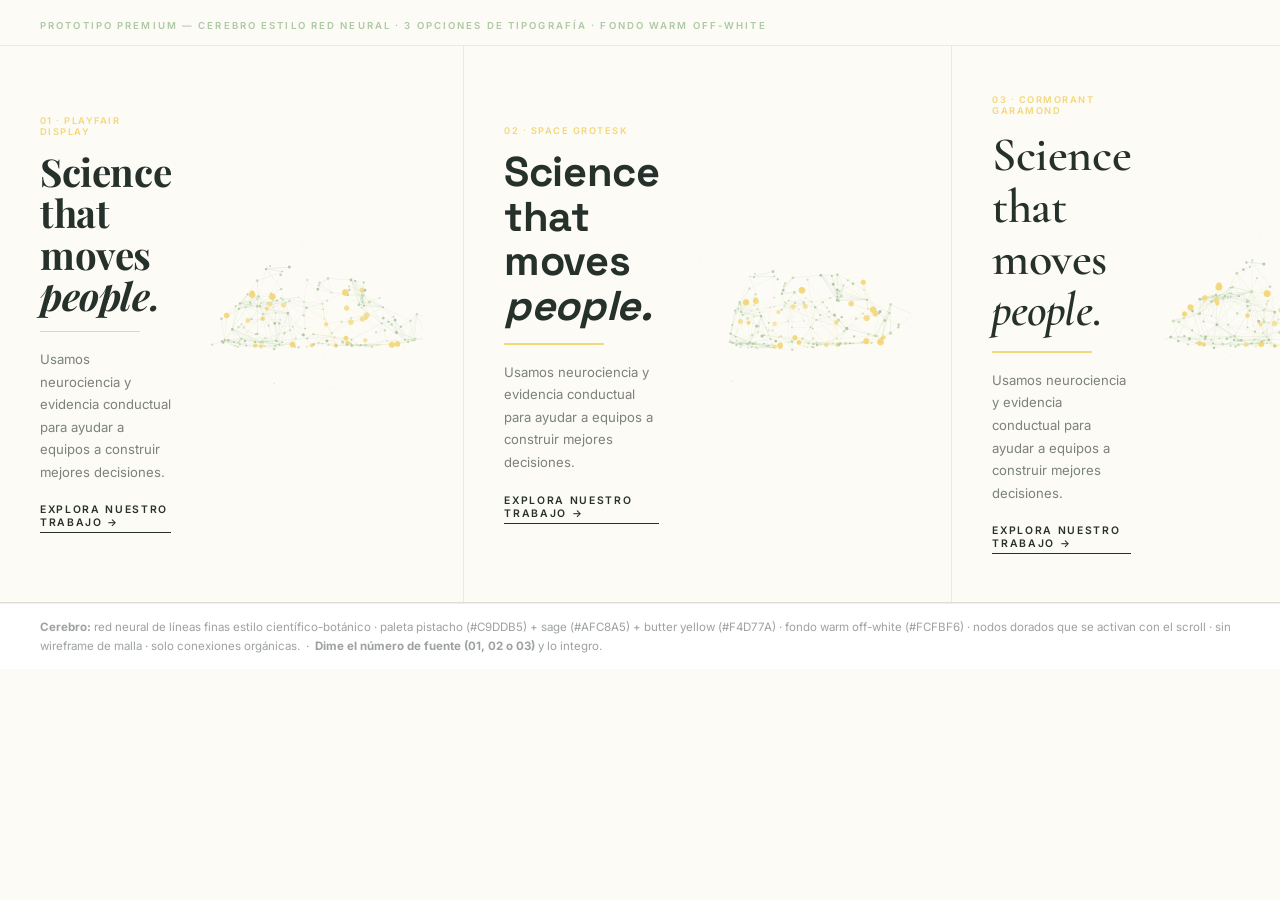
<file: premium-prototype.html>
<!DOCTYPE html>
<html lang="es">
<head>
<meta charset="UTF-8"/>
<title>Pieza50 — Premium Prototype</title>
<link rel="preconnect" href="https://fonts.googleapis.com"/>
<link rel="preconnect" href="https://fonts.gstatic.com" crossorigin/>
<link href="https://fonts.googleapis.com/css2?family=Playfair+Display:ital,wght@0,700;0,800;1,700&family=Space+Grotesk:wght@600;700&family=Syne:wght@700;800&family=Cormorant+Garamond:ital,wght@0,500;0,600;1,500;1,600&family=Inter:wght@300;400;500&display=swap" rel="stylesheet"/>
<style>
* { box-sizing: border-box; margin: 0; padding: 0; }
html { background: #FCFBF6; }
body { font-family: 'Inter', sans-serif; color: #26312B; background: #FCFBF6; }

/* ── SECTION LABEL ── */
.section-label {
  padding: 20px 40px 14px;
  font-size: .6rem;
  letter-spacing: .22em;
  text-transform: uppercase;
  color: #AFC8A5;
  font-weight: 600;
  border-bottom: 1px solid rgba(38,49,43,.08);
}

/* ── HERO PREVIEW (full width, three options stacked) ── */
.hero-row {
  display: grid;
  grid-template-columns: repeat(3, 1fr);
  gap: 1px;
  background: rgba(38,49,43,.08);
  border-bottom: 1px solid rgba(38,49,43,.08);
}

.hero-card {
  background: #FCFBF6;
  padding: 48px 40px;
  display: flex;
  gap: 32px;
  align-items: center;
  min-height: 340px;
}

.hero-text-block {
  flex: 1;
  min-width: 0;
}

.font-badge {
  font-size: .58rem;
  font-weight: 600;
  letter-spacing: .16em;
  text-transform: uppercase;
  color: #F4D77A;
  margin-bottom: 14px;
  display: block;
}

.hero-title {
  font-size: 2.6rem;
  color: #26312B;
  line-height: 1.08;
  letter-spacing: -.01em;
  margin-bottom: 14px;
}
.f-playfair  .hero-title { font-family: 'Playfair Display', serif; font-weight: 700; font-size: 2.4rem; }
.f-space     .hero-title { font-family: 'Space Grotesk', sans-serif; font-weight: 700; }
.f-cormorant .hero-title { font-family: 'Cormorant Garamond', serif; font-weight: 600; font-size: 3rem; }

.hero-title em { font-style: italic; }

.title-line {
  width: 100px;
  height: 1.5px;
  background: #F4D77A;
  margin-bottom: 16px;
  border-radius: 1px;
}

.hero-body {
  font-size: .82rem;
  line-height: 1.72;
  color: #26312B;
  opacity: .6;
  max-width: 240px;
  font-weight: 400;
}

.cta-link {
  margin-top: 20px;
  display: inline-flex;
  align-items: center;
  gap: 8px;
  font-size: .65rem;
  font-weight: 600;
  letter-spacing: .16em;
  text-transform: uppercase;
  color: #26312B;
  border-bottom: 1.5px solid #26312B;
  padding-bottom: 3px;
}

.canvas-wrap {
  width: 220px;
  height: 220px;
  flex-shrink: 0;
}
.canvas-wrap canvas { width: 100%; height: 100%; }

/* ── FOOTER NOTE ── */
.proto-note {
  padding: 14px 40px;
  font-size: .72rem;
  color: rgba(38,49,43,.45);
  line-height: 1.6;
  border-top: 1px solid rgba(38,49,43,.08);
  background: #fff;
}
</style>
</head>
<body>

<div class="section-label">Prototipo Premium — cerebro estilo red neural · 3 opciones de tipografía · fondo warm off-white</div>

<div class="hero-row">

  <!-- Card 1: Playfair Display -->
  <div class="hero-card f-playfair">
    <div class="hero-text-block">
      <span class="font-badge">01 · Playfair Display</span>
      <h1 class="hero-title">Science that<br>moves <em>people.</em></h1>
      <div class="title-line"></div>
      <p class="hero-body">Usamos neurociencia y evidencia conductual para ayudar a equipos a construir mejores decisiones.</p>
      <a class="cta-link">EXPLORA NUESTRO TRABAJO →</a>
    </div>
    <div class="canvas-wrap"><canvas id="cA" width="440" height="440"></canvas></div>
  </div>

  <!-- Card 2: Space Grotesk -->
  <div class="hero-card f-space">
    <div class="hero-text-block">
      <span class="font-badge">02 · Space Grotesk</span>
      <h1 class="hero-title">Science that<br>moves <em>people.</em></h1>
      <div class="title-line"></div>
      <p class="hero-body">Usamos neurociencia y evidencia conductual para ayudar a equipos a construir mejores decisiones.</p>
      <a class="cta-link">EXPLORA NUESTRO TRABAJO →</a>
    </div>
    <div class="canvas-wrap"><canvas id="cB" width="440" height="440"></canvas></div>
  </div>

  <!-- Card 3: Cormorant Garamond -->
  <div class="hero-card f-cormorant">
    <div class="hero-text-block">
      <span class="font-badge">03 · Cormorant Garamond</span>
      <h1 class="hero-title">Science that<br>moves <em>people.</em></h1>
      <div class="title-line"></div>
      <p class="hero-body">Usamos neurociencia y evidencia conductual para ayudar a equipos a construir mejores decisiones.</p>
      <a class="cta-link">EXPLORA NUESTRO TRABAJO →</a>
    </div>
    <div class="canvas-wrap"><canvas id="cC" width="440" height="440"></canvas></div>
  </div>

</div>

<div class="proto-note">
  <strong>Cerebro:</strong> red neural de líneas finas estilo científico-botánico · paleta pistacho (#C9DDB5) + sage (#AFC8A5) + butter yellow (#F4D77A) · fondo warm off-white (#FCFBF6) · nodos dorados que se activan con el scroll · sin wireframe de malla · solo conexiones orgánicas.
  &nbsp;·&nbsp; <strong>Dime el número de fuente (01, 02 o 03)</strong> y lo integro.
</div>

<script>
/* ── Shared brain renderer ──────────────────────────────────────────────── */

// Palette as arrays for rgba()
const PISTACHIO = [201, 221, 181];
const SAGE      = [175, 200, 165];
const GOLD_C    = [244, 215, 122];
const CHARCOAL  = [38,  49,  43];

function rgba(c, a) { return `rgba(${c[0]},${c[1]},${c[2]},${a.toFixed(3)})`; }

function makeRng(seed) {
  let a = seed | 0;
  return function() {
    a = (a + 0x6D2B79F5) | 0;
    let t = Math.imul(a ^ (a >>> 15), 1 | a);
    t = (t + Math.imul(t ^ (t >>> 7), 61 | t)) ^ t;
    return ((t ^ (t >>> 14)) >>> 0) / 4294967296;
  };
}

function brainR(phi, theta) {
  const xn = Math.sin(phi)*Math.cos(theta);
  const yn = Math.cos(phi);
  const zn = Math.sin(phi)*Math.sin(theta);
  const f1 = Math.sin(xn*3.5+yn*2.2)*Math.cos(zn*2.6)*0.26;
  const f2 = Math.cos(yn*6.0+zn*3.4)*Math.sin(xn*3.8)*0.18;
  const f3 = Math.sin(zn*8.5+xn*5.2)*Math.cos(yn*4.8)*0.12;
  const f4 = Math.cos(xn*12.5+yn*7.8)*Math.sin(zn*11.5)*0.07;
  const fissure = Math.exp(-Math.pow(Math.cos(theta),2)*16)*0.35;
  return 1+f1+f2+f3+f4-fissure;
}

function buildNodes(COUNT) {
  const rng = makeRng(137);
  const nodes = [];
  while (nodes.length < COUNT) {
    const u     = rng()*2-1;
    const phi   = Math.acos(-u);
    const theta = rng()*Math.PI*2;
    const r     = brainR(phi, theta);
    let   ox    = r*Math.sin(phi)*Math.cos(theta)*1.38;
    let   oy    = r*Math.cos(phi)*0.72;
    const oz    = r*Math.sin(phi)*Math.sin(theta)*0.95;
    if (Math.sqrt(ox*ox+oz*oz) < 0.30) continue;
    if (oy < -0.26) { const t=Math.min(1,(-oy-0.26)/0.5); oy=-0.26-t*0.10; }
    const rand   = rng();
    const isGold = rand < 0.13;
    const isSage = rand < 0.58;
    nodes.push({
      ox, oy, oz, px:0, py:0, depth:0,
      isGold,
      color: isGold ? GOLD_C : (isSage ? SAGE : PISTACHIO),
      size:  isGold ? (1.6+rng()*1.0) : (0.7+rng()*0.7),
      phase: rng(),
    });
  }
  return nodes;
}

function buildConns(nodes) {
  const conns=[], perNode=new Array(nodes.length).fill(0), MAX_PER=5, MAX_D=0.48;
  for(let i=0;i<nodes.length;i++){
    if(perNode[i]>=MAX_PER) continue;
    for(let j=i+1;j<nodes.length;j++){
      if(perNode[j]>=MAX_PER) continue;
      const dx=nodes[i].ox-nodes[j].ox,dy=nodes[i].oy-nodes[j].oy,dz=nodes[i].oz-nodes[j].oz;
      const d=Math.sqrt(dx*dx+dy*dy+dz*dz);
      if(d<MAX_D){
        const isGoldConn=nodes[i].isGold||nodes[j].isGold;
        conns.push({i,j,d,phase:Math.max(nodes[i].phase,nodes[j].phase),
          color: isGoldConn?GOLD_C:(Math.random()<0.5?SAGE:PISTACHIO)});
        perNode[i]++; perNode[j]++;
      }
    }
  }
  return conns;
}

function buildSatellites(rngSeed) {
  const rng=makeRng(rngSeed);
  return Array.from({length:14},()=>{
    const ang=rng()*Math.PI*2,vert=(rng()-.5)*Math.PI,dist=1.65+rng()*0.45;
    return {
      ox:dist*Math.cos(vert)*Math.cos(ang),
      oy:dist*Math.sin(vert)*0.65,
      oz:dist*Math.cos(vert)*Math.sin(ang),
      px:0,py:0,depth:0,
      r:0.4+rng()*1.2,
      color:rng()<0.35?GOLD_C:(rng()<0.5?SAGE:PISTACHIO),
      alpha:0.25+rng()*0.35,
    };
  });
}

const FOV=5.2;
function xform(pt,sRX,cRX,sRY,cRY,cx,cy,sc){
  let x=pt.ox,y=pt.oy,z=pt.oz;
  let t=x*cRY+z*sRY; z=-x*sRY+z*cRY; x=t;
  t=y*cRX-z*sRX; z=y*sRX+z*cRX; y=t;
  const inv=FOV/(FOV+z+0.001);
  pt.px=cx+x*inv*sc; pt.py=cy-y*inv*sc; pt.depth=z;
}
function xformAll(arr,sRX,cRX,sRY,cRY,cx,cy,sc){
  for(let i=0;i<arr.length;i++) xform(arr[i],sRX,cRX,sRY,cRY,cx,cy,sc);
}

function renderBrain(ctx, W, H, nodes, conns, sats, sp) {
  ctx.clearRect(0,0,W,H);
  const sinPi  = Math.sin(sp*Math.PI);
  const connAct = 0.32 + sinPi*0.52;
  const lineAlpha = 0.22 + sinPi*0.18;
  const nodeAlpha = 0.60 + sinPi*0.30;
  const goldPulse = 0.55 + sinPi*0.40;
  const lw = 0.35 + sinPi*0.15;

  // Satellites
  for(let k=0;k<sats.length;k++){
    const s=sats[k];
    const inv=FOV/(FOV+s.depth+0.001);
    const r=Math.max(1,s.r*inv);
    ctx.globalAlpha=s.alpha*(0.45+sinPi*0.25);
    ctx.fillStyle=rgba(s.color,1);
    ctx.beginPath(); ctx.arc(s.px,s.py,r,0,Math.PI*2); ctx.fill();
  }
  ctx.globalAlpha=1;

  // Connections
  ctx.lineWidth=lw;
  for(let k=0;k<conns.length;k++){
    const c=conns[k];
    if(c.phase>connAct) continue;
    const a=nodes[c.i],b=nodes[c.j];
    const avgD=(a.depth+b.depth)*0.5;
    const df=Math.max(0.25,1-avgD/1.4*0.45);
    ctx.strokeStyle=rgba(c.color,lineAlpha*df);
    ctx.beginPath(); ctx.moveTo(a.px,a.py); ctx.lineTo(b.px,b.py); ctx.stroke();
  }

  // Nodes
  for(let i=0;i<nodes.length;i++){
    const nd=nodes[i];
    const inv=FOV/(FOV+nd.depth+2.5);
    const df=Math.max(0.30,1-nd.depth/1.4*0.38);
    let alpha,r;
    if(nd.isGold){
      alpha=goldPulse*df;
      r=Math.max(1.5,nd.size*inv*3.8);
    } else {
      alpha=nodeAlpha*df;
      r=Math.max(0.7,nd.size*inv*3.0);
    }
    ctx.globalAlpha=Math.min(0.98,alpha);
    ctx.fillStyle=rgba(nd.color,1);
    ctx.beginPath(); ctx.arc(nd.px,nd.py,r,0,Math.PI*2); ctx.fill();
  }
  ctx.globalAlpha=1;
}

// Build shared geometry
const nodes = buildNodes(200);
const conns = buildConns(nodes);
const sats  = buildSatellites(77);

// Deep-clone helper so each canvas has its own transformed copies
function cloneArr(arr){ return arr.map(o=>({...o})); }

const nodesA=cloneArr(nodes), satsA=cloneArr(sats);
const nodesB=cloneArr(nodes), satsB=cloneArr(sats);
const nodesC=cloneArr(nodes), satsC=cloneArr(sats);

function makeBrainLoop(canvasId, nodesLocal, satsLocal, phaseOffset) {
  const canvas=document.getElementById(canvasId);
  const ctx=canvas.getContext('2d');
  const W=canvas.width, H=canvas.height;
  const sc=Math.min(W,H)*0.30;
  const t0=performance.now();
  const SP=0.50+phaseOffset; // show a different scroll phase per card

  function frame(now){
    requestAnimationFrame(frame);
    const t=(now-t0)*0.001;
    const ry=SP*Math.PI*2+t*0.12;
    const rx=0.10+Math.sin(t*0.22)*0.03;
    const sRX=Math.sin(rx),cRX=Math.cos(rx);
    const sRY=Math.sin(ry),cRY=Math.cos(ry);
    xformAll(nodesLocal,sRX,cRX,sRY,cRY,W*0.5,H*0.5,sc);
    xformAll(satsLocal, sRX,cRX,sRY,cRY,W*0.5,H*0.5,sc);
    renderBrain(ctx,W,H,nodesLocal,conns,satsLocal,SP);
  }
  requestAnimationFrame(frame);
}

// Show three different scroll phases so the reviewer sees the range
makeBrainLoop('cA', nodesA, satsA, 0.00);  // 50% scroll — front view
makeBrainLoop('cB', nodesB, satsB, 0.10);  // 60% scroll — slightly rotated
makeBrainLoop('cC', nodesC, satsC, -0.10); // 40% — other side
</script>
</body>
</html>
</file>
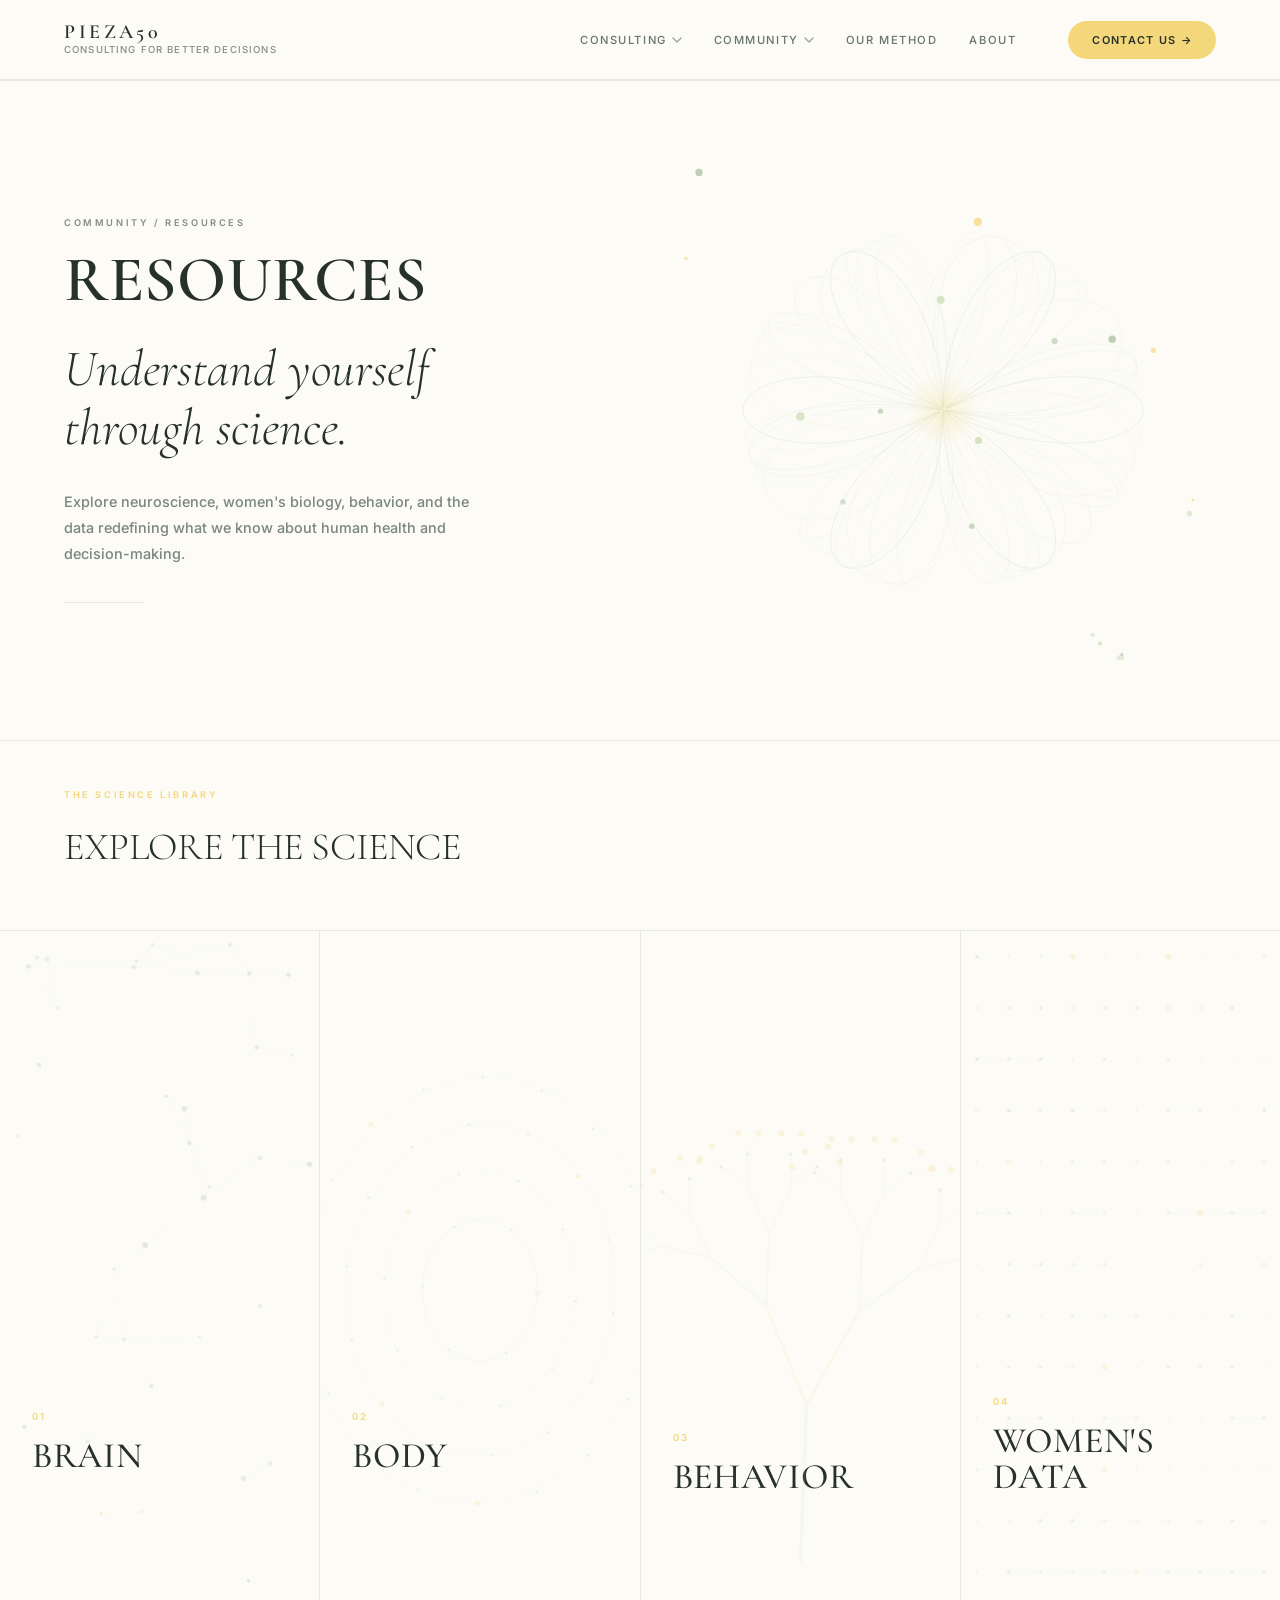
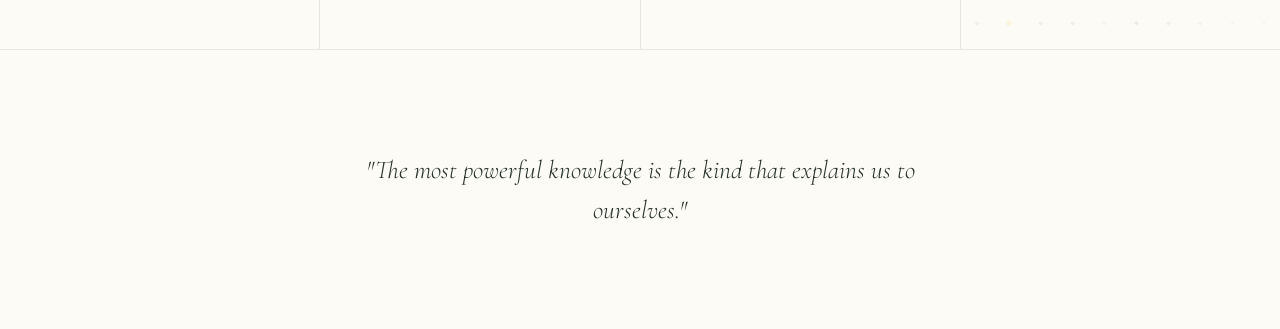
<file: comunidad/recursos.html>
<!DOCTYPE html>
<html lang="en">
<head>
  <meta charset="UTF-8" />
  <meta name="viewport" content="width=device-width, initial-scale=1.0" />
  <title>Resources — Community | Pieza50</title>
  <meta name="description" content="Explore our applied science library: BRAIN, BODY, BEHAVIOR, and WOMEN'S DATA." />
  <link rel="preconnect" href="https://fonts.googleapis.com" />
  <link rel="preconnect" href="https://fonts.gstatic.com" crossorigin />
  <link href="https://fonts.googleapis.com/css2?family=Cormorant+Garamond:ital,wght@0,300;0,400;0,500;0,600;1,300;1,400;1,500;1,600&family=Inter:wght@300;400;500;600&display=swap" rel="stylesheet" />
  <link rel="stylesheet" href="../css/style.css" />
  <link rel="stylesheet" href="../css/comunidad.css" />
</head>
<body>

  <!-- ====== SCROLL PROGRESS ====== -->
  <div class="scroll-progress" aria-hidden="true">
    <div class="scroll-progress-bar"></div>
  </div>

  <!-- ====== NAVIGATION ====== -->
  <nav class="nav" id="nav">
    <div class="nav-inner">
      <a href="../index.html" class="nav-logo">
        <div class="nav-brand-text">
          <span class="nav-brand-name">PIEZA50</span>
          <span class="nav-brand-sub">Consulting for Better Decisions</span>
        </div>
      </a>

      <ul class="nav-items" id="nav-items">
        <li class="nav-item has-dropdown" id="dd-consulting">
          <button class="nav-link" aria-expanded="false">
            Consulting
            <svg class="chevron" width="10" height="6" viewBox="0 0 10 6"><path d="M1 1L5 5L9 1" stroke="currentColor" stroke-width="1.5" stroke-linecap="round" fill="none"/></svg>
          </button>
          <div class="dropdown" role="menu">
            <a href="../consulting.html#product-design" class="dropdown-item" role="menuitem">Product Design</a>
            <a href="../consulting.html#strategy" class="dropdown-item" role="menuitem">Strategy &amp; Innovation</a>
            <a href="../consulting.html#marketing" class="dropdown-item" role="menuitem">Marketing &amp; Growth</a>
            <a href="../consulting.html#workplace" class="dropdown-item" role="menuitem">Workplace Engagement</a>
          </div>
        </li>

        <li class="nav-item has-dropdown" id="dd-comunidad">
          <button class="nav-link" aria-expanded="false">
            Community
            <svg class="chevron" width="10" height="6" viewBox="0 0 10 6"><path d="M1 1L5 5L9 1" stroke="currentColor" stroke-width="1.5" stroke-linecap="round" fill="none"/></svg>
          </button>
          <div class="dropdown" role="menu">
            <a href="recursos.html" class="dropdown-item" role="menuitem">Resources</a>
            <a href="#" class="dropdown-item" role="menuitem">Join Us</a>
            <a href="#" class="dropdown-item" role="menuitem">Newsletter</a>
          </div>
        </li>

        <li class="nav-item">
          <a href="../index.html#method" class="nav-link">Our Method</a>
        </li>
        <li class="nav-item">
          <a href="../index.html#about" class="nav-link">About</a>
        </li>
      </ul>

      <a href="#contact" class="nav-cta">CONTACT US <span aria-hidden="true">→</span></a>

      <button class="nav-burger" id="nav-burger" aria-label="Toggle menu">
        <span></span><span></span><span></span>
      </button>
    </div>
  </nav>


  <!-- ====== HERO ====== -->
  <section class="com-hero" id="com-hero">

    <!-- Left: text -->
    <div class="com-hero-content">
      <p class="com-hero-label">COMMUNITY / RESOURCES</p>

      <h1 class="com-hero-title">RESOURCES</h1>

      <p class="com-hero-statement">
        Understand yourself<br>through science.
      </p>

      <p class="com-hero-body">
        Explore neuroscience, women's biology, behavior,
        and the data redefining what we know about human health and decision-making.
      </p>

      <div class="com-hero-rule" aria-hidden="true"></div>
    </div>

    <!-- Right: animated visual -->
    <div class="com-hero-visual" aria-hidden="true">
      <canvas id="hero-particles"></canvas>
    </div>

  </section>


  <!-- ====== INTRO ====== -->
  <div class="com-intro">
    <p class="com-intro-label reveal-fade">THE SCIENCE LIBRARY</p>
    <h2 class="com-intro-heading reveal-up">EXPLORE THE SCIENCE</h2>
  </div>


  <!-- ====== FOUR PILLARS ====== -->
  <div class="com-pillars" role="list">

    <!-- BRAIN -->
    <a href="brain.html" class="com-pillar pillar-link" data-pillar="brain" role="listitem">
      <div class="pillar-canvas-wrap" aria-hidden="true">
        <canvas class="pillar-canvas" id="pillar-brain"></canvas>
      </div>
      <span class="pillar-num">01</span>
      <h2 class="pillar-title">BRAIN</h2>
      <p class="pillar-desc">How the brain processes information, makes decisions, and responds to the world. Cognitive neuroscience as a design guide.</p>
      <span class="pillar-cta">
        EXPLORE
        <svg class="pillar-arrow" width="14" height="10" viewBox="0 0 14 10" fill="none" aria-hidden="true">
          <path d="M1 5h12M8 1l4 4-4 4" stroke="currentColor" stroke-width="1.4" stroke-linecap="round" stroke-linejoin="round"/>
        </svg>
      </span>
    </a>

    <!-- BODY -->
    <a href="body.html" class="com-pillar pillar-link" data-pillar="body" role="listitem">
      <div class="pillar-canvas-wrap" aria-hidden="true">
        <canvas class="pillar-canvas" id="pillar-body"></canvas>
      </div>
      <span class="pillar-num">02</span>
      <h2 class="pillar-title">BODY</h2>
      <p class="pillar-desc">The connection between body, mind, and wellbeing. What physiology tells us about performance, stress, and recovery.</p>
      <span class="pillar-cta">
        EXPLORE
        <svg class="pillar-arrow" width="14" height="10" viewBox="0 0 14 10" fill="none" aria-hidden="true">
          <path d="M1 5h12M8 1l4 4-4 4" stroke="currentColor" stroke-width="1.4" stroke-linecap="round" stroke-linejoin="round"/>
        </svg>
      </span>
    </a>

    <!-- BEHAVIOR -->
    <a href="behavior.html" class="com-pillar pillar-link" data-pillar="behavior" role="listitem">
      <div class="pillar-canvas-wrap" aria-hidden="true">
        <canvas class="pillar-canvas" id="pillar-behavior"></canvas>
      </div>
      <span class="pillar-num">03</span>
      <h2 class="pillar-title">BEHAVIOR</h2>
      <p class="pillar-desc">Why people do what they do. Cognitive biases, heuristics, and the invisible patterns that shape every decision.</p>
      <span class="pillar-cta">
        EXPLORE
        <svg class="pillar-arrow" width="14" height="10" viewBox="0 0 14 10" fill="none" aria-hidden="true">
          <path d="M1 5h12M8 1l4 4-4 4" stroke="currentColor" stroke-width="1.4" stroke-linecap="round" stroke-linejoin="round"/>
        </svg>
      </span>
    </a>

    <!-- WOMEN'S DATA -->
    <a href="womens-data.html" class="com-pillar pillar-link" data-pillar="womens-data" role="listitem">
      <div class="pillar-canvas-wrap" aria-hidden="true">
        <canvas class="pillar-canvas" id="pillar-data"></canvas>
      </div>
      <span class="pillar-num">04</span>
      <h2 class="pillar-title">WOMEN'S<br>DATA</h2>
      <p class="pillar-desc">The data gap affecting half the world. Research, health, and representation through an evidence-based lens.</p>
      <span class="pillar-cta">
        EXPLORE
        <svg class="pillar-arrow" width="14" height="10" viewBox="0 0 14 10" fill="none" aria-hidden="true">
          <path d="M1 5h12M8 1l4 4-4 4" stroke="currentColor" stroke-width="1.4" stroke-linecap="round" stroke-linejoin="round"/>
        </svg>
      </span>
    </a>

  </div>


  <!-- ====== CLOSING ====== -->
  <div class="com-closing">
    <p class="com-closing-quote reveal-fade">
      "The most powerful knowledge is the kind that explains us to ourselves."
    </p>
  </div>


  <script src="../js/main.js" defer></script>
  <script src="../js/comunidad.js" defer></script>

</body>
</html>
</file>
<file: css/style.css>
/* ============================================================
   PIEZA50 — Landing Page Styles
   ============================================================ */

/* ---------- Variables ---------- */
:root {
  --dark:     #26312B;
  --dark2:    #354840;
  --gold:     #F4D77A;
  --gold-lt:  #FFF2C7;
  --sage:     #AFC8A5;
  --sage-lt:  #C9DDB5;
  --cream:    #FCFBF6;
  --white:    #FCFBF6;
  --muted:    rgba(38, 49, 43, 0.55);
  --border:   rgba(38, 49, 43, 0.10);

  --font-serif: 'Cormorant Garamond', Georgia, serif;
  --font-sans:  'Inter', system-ui, sans-serif;

  --nav-h: 80px;
  --max-w: 1380px;
  --px:    clamp(24px, 5vw, 64px);
}

/* ---------- Reset ---------- */
*, *::before, *::after { box-sizing: border-box; margin: 0; padding: 0; }
html { scroll-behavior: smooth; font-size: 16px; }
body {
  font-family: var(--font-sans);
  font-weight: 500;
  background: var(--white);
  color: var(--dark2);
  overflow-x: hidden;
  -webkit-font-smoothing: antialiased;
}
a { text-decoration: none; color: inherit; }
button { background: none; border: none; cursor: pointer; font: inherit; color: inherit; }
ul { list-style: none; }
img, svg { display: block; }

/* ============================================================
   NAVIGATION
   ============================================================ */
.nav {
  position: fixed;
  top: 0; left: 0; right: 0;
  z-index: 100;
  height: var(--nav-h);
  background: var(--white);
  border-bottom: 1px solid var(--border);
  transition: box-shadow 0.3s ease;
}
.nav.scrolled { box-shadow: 0 2px 24px rgba(28,58,46,0.07); }

.nav-inner {
  max-width: var(--max-w);
  margin: 0 auto;
  padding: 0 var(--px);
  height: 100%;
  display: flex;
  align-items: center;
  gap: 40px;
}

/* Logo */
.nav-logo {
  display: flex;
  align-items: center;
  gap: 12px;
  flex-shrink: 0;
}
.nav-sparkle { flex-shrink: 0; }
.nav-brand-text { display: flex; flex-direction: column; gap: 1px; }
.nav-brand-name {
  font-family: var(--font-serif);
  font-size: 1.25rem;
  font-weight: 600;
  letter-spacing: 0.18em;
  color: var(--dark);
  line-height: 1;
}
.nav-brand-sub {
  font-size: 0.6rem;
  letter-spacing: 0.12em;
  text-transform: uppercase;
  color: var(--muted);
  line-height: 1.5;
}

/* Nav items */
.nav-items {
  display: flex;
  align-items: center;
  gap: 8px;
  margin-left: auto;
}

.nav-item { position: relative; }

.nav-link {
  display: flex;
  align-items: center;
  gap: 5px;
  padding: 8px 12px;
  font-size: 0.7rem;
  font-weight: 500;
  letter-spacing: 0.14em;
  text-transform: uppercase;
  color: var(--dark2);
  opacity: 0.75;
  transition: opacity 0.2s ease, color 0.2s ease;
  white-space: nowrap;
}
.nav-link:hover { opacity: 1; }

.chevron {
  transition: transform 0.2s ease;
  flex-shrink: 0;
  opacity: 0.6;
}
.has-dropdown:hover .chevron,
.has-dropdown.open .chevron { transform: rotate(180deg); opacity: 1; }

/* Dropdown */
.dropdown {
  position: absolute;
  top: calc(100% + 8px);
  left: 0;
  background: var(--white);
  border: 1px solid var(--border);
  border-radius: 6px;
  box-shadow: 0 8px 32px rgba(28,58,46,0.10);
  min-width: 210px;
  padding: 8px 0;
  opacity: 0;
  pointer-events: none;
  transform: translateY(-6px);
  transition: opacity 0.2s ease, transform 0.2s ease;
  z-index: 200;
}
.has-dropdown:hover .dropdown,
.has-dropdown.open .dropdown {
  opacity: 1;
  pointer-events: all;
  transform: translateY(0);
}

.dropdown-item {
  display: block;
  padding: 10px 20px;
  font-size: 0.72rem;
  letter-spacing: 0.06em;
  color: var(--dark2);
  opacity: 0.7;
  transition: opacity 0.15s, background 0.15s;
}
.dropdown-item:hover { opacity: 1; background: rgba(28,58,46,0.04); }

/* CTA button */
.nav-cta {
  flex-shrink: 0;
  background: var(--gold);
  color: var(--dark);
  padding: 12px 24px;
  border-radius: 100px;
  font-size: 0.68rem;
  font-weight: 600;
  letter-spacing: 0.12em;
  text-transform: uppercase;
  transition: background 0.2s ease, transform 0.2s ease;
  white-space: nowrap;
}
.nav-cta:hover { background: #D4B850; transform: translateY(-1px); }

/* Mobile burger (hidden on desktop) */
.nav-burger {
  display: none;
  flex-direction: column;
  gap: 5px;
  padding: 6px;
  margin-left: auto;
}
.nav-burger span {
  display: block;
  width: 22px;
  height: 2px;
  background: var(--dark);
  border-radius: 2px;
  transition: transform 0.3s ease, opacity 0.3s ease;
}

/* ============================================================
   HERO SECTION
   ============================================================ */
.hero {
  min-height: 100vh;
  padding-top: var(--nav-h);
  display: grid;
  grid-template-columns: 1fr 1fr 140px;
  gap: 0;
  max-width: var(--max-w);
  margin: 0 auto;
  padding-left: var(--px);
  padding-right: var(--px);
  align-items: center;
  position: relative;
}

/* Hero text (left column) */
.hero-text {
  padding-right: 40px;
  padding-top: 24px;
}

.hero-title {
  font-family: var(--font-serif);
  font-size: clamp(3rem, 5.8vw, 5rem);
  font-weight: 500;
  line-height: 1.05;
  color: var(--dark);
  letter-spacing: -0.01em;
  margin-bottom: 24px;
}

/* Word cycling */
.word-wrap {
  position: relative;
  display: inline-block;
}
.cycling-word {
  font-style: italic;
  display: inline-block;
  transition: opacity 0.35s ease, transform 0.35s ease;
}
.cycling-word.exit {
  opacity: 0;
  transform: translateY(-14px);
}
.cycling-word.enter {
  opacity: 0;
  transform: translateY(14px);
}
.title-period { font-family: var(--font-serif); font-weight: 300; }

/* Gold underline below title */
.title-underline {
  width: 180px;
  height: 2px;
  background: var(--gold);
  margin-bottom: 32px;
  border-radius: 1px;
}

.hero-body {
  font-size: 1rem;
  line-height: 1.7;
  color: var(--dark2);
  opacity: 0.75;
  max-width: 400px;
  margin-bottom: 40px;
}

.hero-cta-link {
  display: inline-flex;
  align-items: center;
  gap: 10px;
  font-size: 0.7rem;
  font-weight: 600;
  letter-spacing: 0.16em;
  text-transform: uppercase;
  color: var(--dark);
  border-bottom: 1.5px solid var(--dark);
  padding-bottom: 4px;
  transition: color 0.2s, border-color 0.2s;
}
.hero-cta-link:hover { color: var(--gold); border-color: var(--gold); }

/* Brain canvas container (center column) */
.brain-container {
  width: 100%;
  height: min(620px, 80vh);
  position: relative;
}
#brain-canvas {
  width: 100% !important;
  height: 100% !important;
  display: block;
}

/* Hero sidebar (right column) */
.hero-sidebar {
  display: flex;
  flex-direction: column;
  align-items: flex-end;
  gap: 0;
  padding-left: 16px;
  text-align: right;
}
.sidebar-item {
  font-size: 0.6rem;
  font-weight: 500;
  letter-spacing: 0.18em;
  text-transform: uppercase;
  color: var(--dark2);
  opacity: 0.55;
  line-height: 1.6;
  padding: 10px 0;
}
.sidebar-divider {
  width: 1px;
  height: 36px;
  background: var(--border);
  margin-left: auto;
}

/* ============================================================
   OUR METHOD
   ============================================================ */
.method {
  background: var(--white);
  border-top: 1px solid var(--border);
  padding: 100px var(--px);
}
.method-inner { max-width: var(--max-w); margin: 0 auto; }

.method-label {
  font-size: 0.65rem;
  font-weight: 600;
  letter-spacing: 0.22em;
  text-transform: uppercase;
  color: var(--gold);
  margin-bottom: 36px;
}

/* 3-column layout matching the reference */
.method-three-col {
  display: grid;
  grid-template-columns: 300px 1fr 1fr;
  gap: 56px;
  align-items: start;
  margin-bottom: 56px;
}

.method-title {
  font-family: var(--font-serif);
  font-size: clamp(2.2rem, 3.5vw, 3.2rem);
  font-weight: 300;
  line-height: 1.12;
  color: var(--dark);
}
.method-title em { font-style: italic; font-weight: 300; }

.method-col-desc p {
  font-size: 0.94rem;
  line-height: 1.78;
  color: var(--dark2);
  opacity: 0.72;
  margin-bottom: 28px;
}

.explore-link {
  font-size: 0.68rem;
  font-weight: 600;
  letter-spacing: 0.16em;
  text-transform: uppercase;
  color: var(--dark);
  border-bottom: 1.5px solid var(--dark);
  padding-bottom: 3px;
  transition: color 0.2s, border-color 0.2s;
}
.explore-link:hover { color: var(--gold); border-color: var(--gold); }

/* Steps row inside col 3 */
.method-steps-row {
  display: flex;
  align-items: flex-start;
  gap: 8px;
  flex-wrap: nowrap;
}

.method-step {
  display: flex;
  flex-direction: column;
  align-items: center;
  gap: 12px;
  text-align: center;
  flex: 1;
  min-width: 80px;
}

.step-circle {
  width: 86px;
  height: 86px;
  border-radius: 50%;
  display: flex;
  align-items: center;
  justify-content: center;
  flex-shrink: 0;
}
.step-sage   { background: var(--sage-lt); }
.step-yellow { background: #F5EDD5; }
.step-dark   { background: var(--dark); }

.step-label {
  font-size: 0.7rem;
  font-weight: 600;
  letter-spacing: 0.18em;
  text-transform: uppercase;
  color: var(--dark);
}
.step-desc {
  font-size: 0.8rem;
  line-height: 1.5;
  color: var(--dark2);
  opacity: 0.65;
}

.step-arrow {
  font-size: 1rem;
  color: var(--dark2);
  opacity: 0.35;
  flex-shrink: 0;
  align-self: center;
  padding-bottom: 48px;
}

.method-footer-text {
  text-align: center;
  font-size: 0.65rem;
  font-weight: 500;
  letter-spacing: 0.22em;
  text-transform: uppercase;
  color: var(--dark2);
  opacity: 0.4;
  border-top: 1px solid var(--border);
  padding-top: 32px;
}

/* ============================================================
   ABOUT STUB
   ============================================================ */
.about-stub {
  background: var(--white);
  padding: 100px var(--px);
  text-align: center;
}
.about-stub-inner { max-width: 700px; margin: 0 auto; }
.about-stub .method-label { margin-bottom: 24px; }
.about-stub .method-title { white-space: normal; margin-bottom: 28px; }

/* ============================================================
   RESPONSIVE
   ============================================================ */
@media (max-width: 1100px) {
  .hero { grid-template-columns: 1fr 1fr; }
  .hero-sidebar { display: none; }
  .brain-container { height: min(520px, 70vw); }
}

@media (max-width: 768px) {
  :root { --px: 20px; }

  /* Nav mobile */
  .nav-items { display: none; flex-direction: column; align-items: stretch; }
  .nav-items.open { display: flex; position: absolute; top: var(--nav-h); left: 0; right: 0; background: var(--white); border-bottom: 1px solid var(--border); padding: 12px 0; z-index: 200; }
  .nav-cta { display: none; }
  .nav-burger { display: flex; }
  .nav-inner { gap: 0; }

  /* Hero mobile: stack vertically */
  .hero {
    grid-template-columns: 1fr;
    grid-template-rows: auto auto;
    min-height: auto;
    padding-top: calc(var(--nav-h) + 40px);
    padding-bottom: 40px;
    gap: 32px;
  }
  .hero-text { padding-right: 0; }
  .hero-title { font-size: 2.4rem; }
  .brain-container { height: 60vw; min-height: 280px; }

  /* Method */
  .method-three-col { grid-template-columns: 1fr; gap: 32px; }
  .method-steps-row { flex-wrap: wrap; justify-content: center; }
  .step-arrow { transform: rotate(90deg); padding-bottom: 0; padding-right: 48px; }
}
</file>
<file: css/sections.css>
/* ============================================================
   PIEZA50 — Sections CSS
   New long-form page sections below the hero.
   ============================================================ */

/* ── Extra color tokens ──────────────────────────────────── */
:root {
  --forest:      #2A3830;
  --pale-sage:   #EEF5EA;
  --pale-yellow: #FFFBEA;
  --moss:        #3A4F42;
}

/* ── Scroll reveal ───────────────────────────────────────── */
.reveal {
  opacity: 0;
  transform: translateY(28px);
  transition: opacity 750ms ease, transform 750ms cubic-bezier(0.22,1,0.36,1);
}
.reveal.revealed {
  opacity: 1;
  transform: none;
}

/* ── Shared eyebrow labels ───────────────────────────────── */
.eyebrow-light {
  font-size: 0.58rem; font-weight: 600; letter-spacing: 0.28em;
  text-transform: uppercase;
  color: rgba(252,251,246,0.42);
  display: block; margin-bottom: 20px;
}
.eyebrow-gold {
  font-size: 0.58rem; font-weight: 600; letter-spacing: 0.28em;
  text-transform: uppercase;
  color: var(--gold);
  display: block; margin-bottom: 20px;
}
.eyebrow-dark {
  font-size: 0.58rem; font-weight: 600; letter-spacing: 0.28em;
  text-transform: uppercase;
  color: var(--muted);
  display: block; margin-bottom: 20px;
}

/* ============================================================
   SECTION: THE PROBLEM  (dark charcoal bg)
   ============================================================ */
.s-problem {
  background: var(--dark);
  padding: 100px var(--px);
}
.s-problem-inner {
  max-width: var(--max-w); margin: 0 auto;
  display: grid;
  grid-template-columns: 1fr 1fr;
  gap: 80px;
  align-items: start;
}
.s-problem-statement {
  font-family: var(--font-serif);
  font-size: clamp(2.2rem, 4vw, 3.6rem);
  font-weight: 300; line-height: 1.15;
  color: var(--cream);
  letter-spacing: -0.01em;
  margin-top: 8px;
}
.s-problem-list {
  list-style: none;
  margin-bottom: 48px;
}
.s-problem-list li {
  font-size: 1rem; line-height: 1.7;
  color: var(--cream); opacity: 0.58;
  padding: 14px 0;
  border-bottom: 1px solid rgba(252,251,246,0.08);
  transition-delay: calc(var(--li, 0) * 80ms);
}
.s-problem-list li:first-child { border-top: 1px solid rgba(252,251,246,0.08); }
.s-problem-insight {
  padding-top: 36px;
}
.s-problem-insight p {
  font-family: var(--font-serif);
  font-size: clamp(1.1rem, 2vw, 1.5rem);
  font-weight: 300;
  color: var(--cream); opacity: 0.65;
  line-height: 1.5;
}
.s-problem-emphasis {
  font-style: italic;
  opacity: 1 !important;
  color: var(--gold) !important;
  margin-top: 8px;
}

/* ============================================================
   SECTION: WHAT WE SOLVE  (ivory bg)
   ============================================================ */
.s-solve {
  background: var(--white);
  padding: 100px var(--px);
}
.s-solve-inner { max-width: var(--max-w); margin: 0 auto; }
.s-solve-header { margin-bottom: 56px; }
.s-solve-title {
  font-family: var(--font-serif);
  font-size: clamp(2rem, 3.5vw, 3rem);
  font-weight: 300; color: var(--dark);
  letter-spacing: -0.01em;
}
.s-solve-grid {
  display: grid;
  grid-template-columns: 1fr 1fr;
  border-top: 1px solid var(--border);
  border-left: 1px solid var(--border);
}
.solve-item {
  border-right: 1px solid var(--border);
  border-bottom: 1px solid var(--border);
  padding: 48px 40px;
  display: flex;
  gap: 28px;
  transition: background 0.3s ease;
}
.solve-item:hover { background: var(--pale-sage); }
.solve-num {
  font-size: 0.58rem; font-weight: 600; letter-spacing: 0.22em;
  color: var(--gold); flex-shrink: 0; padding-top: 4px;
}
.solve-name {
  font-size: 0.72rem; font-weight: 600; letter-spacing: 0.18em;
  color: var(--dark); margin-bottom: 10px;
}
.solve-q {
  font-family: var(--font-serif);
  font-size: clamp(1.1rem, 1.8vw, 1.45rem);
  font-weight: 400; font-style: italic;
  color: var(--dark); line-height: 1.3;
  margin-bottom: 14px;
}
.solve-desc {
  font-size: 0.85rem; line-height: 1.75;
  color: var(--dark2); opacity: 0.68;
}

/* ============================================================
   SECTION: OUR APPROACH  (pale sage bg)
   ============================================================ */
.s-approach {
  background: var(--pale-sage);
  padding: 100px var(--px);
  border-top: 1px solid rgba(0,0,0,0.06);
  border-bottom: 1px solid rgba(0,0,0,0.06);
}
.s-approach-inner { max-width: var(--max-w); margin: 0 auto; }
.s-approach-header { margin-bottom: 64px; }
.s-approach-title {
  font-family: var(--font-serif);
  font-size: clamp(1.8rem, 3vw, 2.6rem);
  font-weight: 300; color: var(--dark);
  letter-spacing: -0.01em; max-width: 600px;
}
.approach-steps {
  display: flex;
  align-items: flex-start;
  gap: 0;
}
.approach-step {
  flex: 1;
  display: flex;
  flex-direction: column;
  gap: 16px;
}
.step-num {
  font-family: var(--font-serif);
  font-size: 4rem; font-weight: 300;
  color: var(--dark); line-height: 1;
  letter-spacing: -0.03em;
  opacity: 0.25;
}
.step-name {
  font-size: 0.68rem; font-weight: 600; letter-spacing: 0.20em;
  color: var(--dark); margin-bottom: 8px;
}
.step-desc {
  font-size: 0.85rem; line-height: 1.75;
  color: var(--dark2); opacity: 0.72;
  max-width: 200px;
}
.step-connector {
  flex: 0 0 32px;
  display: flex; align-items: flex-start;
  padding-top: 28px;
  justify-content: center;
}
.step-connector::after {
  content: '';
  display: block;
  width: 24px; height: 1px;
  background: var(--dark2);
  opacity: 0.25;
}

/* ============================================================
   SECTION: THE BEHAVIORAL LENS  (dark charcoal bg)
   ============================================================ */
.s-lens {
  background: var(--dark);
  padding: 100px var(--px);
}
.s-lens-inner {
  max-width: var(--max-w); margin: 0 auto;
  display: grid;
  grid-template-columns: 400px 1fr;
  gap: 80px;
  align-items: center;
}
.s-lens-title {
  font-family: var(--font-serif);
  font-size: clamp(2rem, 3.5vw, 3rem);
  font-weight: 300; color: var(--cream);
  letter-spacing: -0.01em;
  margin-bottom: 20px;
}
.s-lens-body {
  font-size: 0.92rem; line-height: 1.78;
  color: var(--cream); opacity: 0.55;
}
.lens-cloud {
  display: flex; flex-wrap: wrap;
  gap: 10px 16px;
  align-items: baseline;
}
.lc {
  font-family: var(--font-serif);
  color: var(--cream);
  transition: opacity 0.3s ease;
  cursor: default;
}
.lc-xl { font-size: clamp(2rem, 3.5vw, 3rem); font-weight: 300; }
.lc-lg { font-size: clamp(1.4rem, 2.2vw, 2rem); font-weight: 300; opacity: 0.75; }
.lc-md { font-size: clamp(1rem, 1.6vw, 1.4rem); font-weight: 300; opacity: 0.55; }
.lc-sm { font-size: clamp(0.78rem, 1.1vw, 1rem); font-weight: 300; }
.lc-dim { opacity: 0.28; }
.lc-accent { color: var(--sage-lt); }
.lc:hover { opacity: 1 !important; }

/* ============================================================
   SECTION: FROM INSIGHT TO INTERVENTION  (forest bg)
   ============================================================ */
.s-transform {
  background: var(--forest);
  padding: 100px var(--px);
}
.s-transform-inner {
  max-width: var(--max-w); margin: 0 auto;
}
.s-transform-header { margin-bottom: 64px; }
.s-transform-title {
  font-family: var(--font-serif);
  font-size: clamp(2rem, 3.5vw, 3rem);
  font-weight: 300; color: var(--cream);
  letter-spacing: -0.01em; margin-bottom: 14px;
}
.s-transform-sub {
  font-size: 0.95rem; line-height: 1.7;
  color: var(--cream); opacity: 0.5;
  max-width: 480px;
}
.transform-chain {
  display: flex;
  flex-direction: column;
  align-items: flex-start;
  gap: 0;
  margin-bottom: 72px;
  padding-left: 2px;
}
.tc-step {
  font-size: 0.65rem; font-weight: 600; letter-spacing: 0.22em;
  text-transform: uppercase;
  color: var(--cream); opacity: 0.45;
  padding: 10px 16px;
  border: 1px solid rgba(252,251,246,0.12);
  border-radius: 2px;
  transition: opacity 0.3s;
}
.tc-outcome {
  opacity: 0.9;
  border-color: var(--gold);
  color: var(--gold);
}
.tc-arrow {
  font-size: 1rem;
  color: rgba(252,251,246,0.18);
  line-height: 1;
  padding: 4px 16px;
}
.transform-example {
  border-top: 1px solid rgba(252,251,246,0.10);
  padding-top: 48px;
}
.te-tag {
  font-size: 0.58rem; font-weight: 500; letter-spacing: 0.22em;
  color: rgba(252,251,246,0.30);
  text-transform: uppercase;
  margin-bottom: 32px;
  font-style: normal;
}
.te-grid {
  display: grid;
  grid-template-columns: repeat(4, 1fr);
  gap: 1px;
  background: rgba(252,251,246,0.08);
  border: 1px solid rgba(252,251,246,0.08);
  border-radius: 2px;
  overflow: hidden;
}
.te-col {
  background: var(--forest);
  padding: 32px 28px;
  transition: background 0.3s ease;
}
.te-col:hover { background: var(--moss); }
.te-step {
  display: block;
  font-size: 0.58rem; font-weight: 600; letter-spacing: 0.20em;
  text-transform: uppercase;
  color: var(--gold);
  margin-bottom: 14px;
}
.te-text {
  font-size: 0.85rem; line-height: 1.72;
  color: var(--cream); opacity: 0.55;
}

/* ============================================================
   SECTION: WHERE WE WORK  (ivory bg)
   ============================================================ */
.s-domains {
  background: var(--white);
  padding: 100px var(--px);
  border-top: 1px solid var(--border);
}
.s-domains-inner { max-width: var(--max-w); margin: 0 auto; }
.s-domains-header { margin-bottom: 56px; }
.s-domains-title {
  font-family: var(--font-serif);
  font-size: clamp(1.8rem, 3vw, 2.8rem);
  font-weight: 300; color: var(--dark);
  letter-spacing: -0.01em;
}
.domains-grid {
  display: grid;
  grid-template-columns: repeat(3, 1fr);
  gap: 0;
  border-top: 1px solid var(--border);
  border-left: 1px solid var(--border);
}
.domain-item {
  border-right: 1px solid var(--border);
  border-bottom: 1px solid var(--border);
  padding: 44px 36px;
  transition: background 0.3s ease;
  position: relative;
}
.domain-item:hover { background: var(--pale-yellow); }
.domain-n {
  display: block;
  font-size: 0.55rem; font-weight: 600; letter-spacing: 0.22em;
  color: var(--gold); margin-bottom: 16px;
}
.domain-name {
  font-size: 0.72rem; font-weight: 600; letter-spacing: 0.18em;
  color: var(--dark); margin-bottom: 12px;
}
.domain-desc {
  font-size: 0.87rem; line-height: 1.72;
  color: var(--dark2); opacity: 0.65;
}

/* ============================================================
   SECTION: WHY THIS APPROACH  (dark charcoal bg)
   ============================================================ */
.s-why {
  background: var(--dark);
  padding: 100px var(--px);
}
.s-why-inner { max-width: var(--max-w); margin: 0 auto; }
.s-why-header { margin-bottom: 64px; max-width: 640px; }
.s-why-title {
  font-family: var(--font-serif);
  font-size: clamp(2rem, 3.5vw, 3rem);
  font-weight: 300; color: var(--cream);
  letter-spacing: -0.01em;
}
.s-why-grid {
  display: grid;
  grid-template-columns: repeat(3, 1fr);
  gap: 48px;
}
.why-item { display: flex; flex-direction: column; gap: 16px; }
.why-rule {
  width: 32px; height: 2px;
  background: var(--gold); border-radius: 1px;
}
.why-heading {
  font-family: var(--font-serif);
  font-size: 1.3rem; font-weight: 400;
  color: var(--cream);
}
.why-body {
  font-size: 0.87rem; line-height: 1.78;
  color: var(--cream); opacity: 0.52;
}

/* ============================================================
   SECTION: ABOUT  (ivory bg)
   ============================================================ */
.s-about {
  background: var(--white);
  padding: 100px var(--px);
  border-top: 1px solid var(--border);
}
.s-about-inner {
  max-width: var(--max-w); margin: 0 auto;
  display: grid;
  grid-template-columns: 1fr 400px;
  gap: 80px;
  align-items: start;
}
.s-about-title {
  font-family: var(--font-serif);
  font-size: clamp(2.2rem, 4vw, 3.4rem);
  font-weight: 300; color: var(--dark);
  letter-spacing: -0.01em; line-height: 1.1;
  margin-bottom: 28px;
}
.s-about-body {
  font-size: 0.95rem; line-height: 1.8;
  color: var(--dark2); opacity: 0.7;
  margin-bottom: 20px; max-width: 480px;
}
.s-about-link {
  display: inline-flex; align-items: center; gap: 8px;
  font-size: 0.68rem; font-weight: 600; letter-spacing: 0.16em;
  text-transform: uppercase; color: var(--dark);
  border-bottom: 1.5px solid var(--dark);
  padding-bottom: 3px; margin-top: 12px;
  text-decoration: none;
  transition: color 0.2s, border-color 0.2s;
}
.s-about-link:hover { color: var(--gold); border-color: var(--gold); }
.about-pillars {
  border: 1px solid var(--border);
  border-radius: 4px;
  overflow: hidden;
}
.ap-item {
  padding: 24px 28px;
  display: flex; flex-direction: column; gap: 6px;
}
.ap-label {
  font-size: 0.6rem; font-weight: 600; letter-spacing: 0.20em;
  text-transform: uppercase; color: var(--dark);
}
.ap-desc {
  font-size: 0.82rem; line-height: 1.5;
  color: var(--dark2); opacity: 0.6;
}
.ap-divider {
  height: 1px; background: var(--border);
}

/* ============================================================
   SECTION: FINAL CTA  (forest bg)
   ============================================================ */
.s-cta {
  background: var(--forest);
  padding: 120px var(--px);
  text-align: center;
}
.s-cta-inner {
  max-width: 680px; margin: 0 auto;
  display: flex; flex-direction: column; align-items: center;
}
.s-cta-title {
  font-family: var(--font-serif);
  font-size: clamp(2.2rem, 4.5vw, 4rem);
  font-weight: 300; color: var(--cream);
  letter-spacing: -0.01em; line-height: 1.12;
  margin-bottom: 20px;
}
.s-cta-body {
  font-size: 1rem; line-height: 1.7;
  color: var(--cream); opacity: 0.5;
  max-width: 420px; margin-bottom: 44px;
}
.s-cta-btn {
  display: inline-flex; align-items: center; gap: 10px;
  background: var(--gold); color: var(--dark);
  padding: 18px 36px; border-radius: 100px;
  font-size: 0.68rem; font-weight: 600; letter-spacing: 0.14em;
  text-transform: uppercase; text-decoration: none;
  transition: background 0.2s ease, transform 0.2s ease;
}
.s-cta-btn:hover { background: var(--gold-lt); transform: translateY(-1px); }

/* ============================================================
   RESPONSIVE
   ============================================================ */
@media (max-width: 1100px) {
  .s-problem-inner { grid-template-columns: 1fr; gap: 48px; }
  .s-lens-inner { grid-template-columns: 1fr; gap: 48px; }
  .s-about-inner { grid-template-columns: 1fr; gap: 48px; }
  .te-grid { grid-template-columns: repeat(2, 1fr); }
  .domains-grid { grid-template-columns: repeat(2, 1fr); }
  .approach-steps { flex-direction: column; gap: 32px; }
  .step-connector { display: none; }
  .step-desc { max-width: 100%; }
}

@media (max-width: 768px) {
  .s-solve-grid { grid-template-columns: 1fr; }
  .domains-grid { grid-template-columns: 1fr; }
  .s-why-grid { grid-template-columns: 1fr; gap: 40px; }
  .te-grid { grid-template-columns: 1fr; }
  .s-lens-inner { grid-template-columns: 1fr; }
  .solve-item { padding: 32px 24px; }
  .domain-item { padding: 32px 24px; }
}
</file>
<file: css/consulting.css>
/* ============================================================
   PIEZA50 — Consulting Page Styles
   ============================================================ */

/* ── Shared label styles ─────────────────────────────────── */
.cs-label {
  font-size: 0.58rem; font-weight: 600; letter-spacing: 0.28em;
  text-transform: uppercase; color: var(--muted); margin-bottom: 20px;
  display: block;
}
.cs-label-gold {
  font-size: 0.58rem; font-weight: 600; letter-spacing: 0.28em;
  text-transform: uppercase; color: var(--gold); margin-bottom: 20px;
  display: block;
}

/* ── HERO ─────────────────────────────────────────────────── */
.cs-hero {
  padding: calc(var(--nav-h) + 100px) var(--px) 0;
  max-width: var(--max-w); margin: 0 auto;
}
.cs-hero-inner {
  max-width: 780px;
}
.cs-hero-title {
  font-family: var(--font-serif);
  font-size: clamp(2.8rem, 5.5vw, 5rem);
  font-weight: 500; line-height: 1.08;
  color: var(--dark); letter-spacing: -0.01em;
  margin-bottom: 28px;
}
.cs-hero-title em { font-weight: 300; }

.cs-hero-sub {
  font-size: 1rem; line-height: 1.75;
  color: var(--dark2); opacity: 0.7;
  max-width: 540px; margin-bottom: 40px;
}

.cs-cta-btn {
  display: inline-flex; align-items: center; gap: 10px;
  background: var(--dark); color: var(--cream);
  padding: 16px 32px; border-radius: 100px;
  font-size: 0.68rem; font-weight: 600; letter-spacing: 0.14em;
  text-transform: uppercase; text-decoration: none;
  transition: background 0.2s ease, transform 0.2s ease;
}
.cs-cta-btn:hover { background: var(--dark2); transform: translateY(-1px); }

.cs-hero-rule {
  width: 100%; height: 1px;
  background: var(--border);
  margin-top: 80px;
}

/* ── ANGLE ─────────────────────────────────────────────────── */
.cs-angle {
  padding: 80px var(--px);
  max-width: var(--max-w); margin: 0 auto;
}
.cs-angle-inner {
  display: grid;
  grid-template-columns: 1fr 340px;
  gap: 80px;
  align-items: start;
}
.cs-angle-title {
  font-family: var(--font-serif);
  font-size: clamp(2rem, 3.5vw, 3rem);
  font-weight: 300; color: var(--dark);
  margin-bottom: 20px; letter-spacing: -0.01em;
}
.cs-angle-body {
  font-size: 0.95rem; line-height: 1.8;
  color: var(--dark2); opacity: 0.72;
}

.cs-angle-stats {
  display: flex; flex-direction: column; gap: 0;
  border: 1px solid var(--border); border-radius: 8px;
  overflow: hidden;
}
.cs-stat {
  padding: 24px 28px;
  display: flex; flex-direction: column; gap: 6px;
}
.cs-stat-num {
  font-family: var(--font-serif);
  font-size: 2.8rem; font-weight: 300;
  color: var(--dark); line-height: 1;
}
.cs-stat-label {
  font-size: 0.72rem; line-height: 1.5;
  color: var(--dark2); opacity: 0.65;
  letter-spacing: 0.02em;
}
.cs-stat-divider {
  height: 1px; background: var(--border);
}

/* ── SERVICES ──────────────────────────────────────────────── */
.cs-services {
  background: var(--dark);
  padding: 80px var(--px) 100px;
}
.cs-services-inner {
  max-width: var(--max-w); margin: 0 auto;
}
.cs-services .cs-label-gold { color: var(--gold); }
.cs-services-title {
  font-family: var(--font-serif);
  font-size: clamp(2rem, 3.5vw, 3rem);
  font-weight: 300; color: var(--cream);
  margin-bottom: 56px; letter-spacing: -0.01em;
}

.cs-grid {
  display: grid;
  grid-template-columns: repeat(3, 1fr);
  gap: 1px;
  background: rgba(252, 251, 246, 0.08);
  border: 1px solid rgba(252, 251, 246, 0.08);
  border-radius: 4px;
  overflow: hidden;
}

.cs-card {
  background: var(--dark);
  padding: 40px 36px 36px;
  display: flex; flex-direction: column;
  gap: 0;
  transition: background 0.3s ease;
  position: relative;
}
.cs-card::after {
  content: '';
  position: absolute;
  bottom: 0; left: 36px; right: 36px;
  height: 1px;
  background: rgba(252, 251, 246, 0.08);
}
.cs-card:hover { background: var(--dark2); }

.cs-card-top {
  display: flex; justify-content: space-between;
  align-items: flex-start; margin-bottom: 28px;
}
.cs-card-num {
  font-size: 0.58rem; font-weight: 600; letter-spacing: 0.22em;
  color: var(--gold); text-transform: uppercase;
}
.cs-card-icon {
  color: rgba(252, 251, 246, 0.35);
  transition: color 0.3s ease;
}
.cs-card:hover .cs-card-icon { color: var(--sage); }

.cs-card-title {
  font-family: var(--font-serif);
  font-size: 1.5rem; font-weight: 500;
  color: var(--cream); margin-bottom: 14px;
  letter-spacing: 0.01em;
}
.cs-card-body {
  font-size: 0.85rem; line-height: 1.75;
  color: var(--cream); opacity: 0.55;
  flex: 1; margin-bottom: 28px;
}
.cs-card-link {
  font-size: 0.65rem; font-weight: 600; letter-spacing: 0.16em;
  text-transform: uppercase; color: var(--sage-lt);
  text-decoration: none; display: inline-flex; align-items: center; gap: 6px;
  opacity: 0.7;
  transition: opacity 0.2s ease, color 0.2s ease;
}
.cs-card-link:hover { opacity: 1; color: var(--gold); }

/* ── DIFFERENTIATORS ───────────────────────────────────────── */
.cs-diff {
  padding: 100px var(--px);
  max-width: var(--max-w); margin: 0 auto;
  border-bottom: 1px solid var(--border);
}
.cs-diff-title {
  font-family: var(--font-serif);
  font-size: clamp(2rem, 3.5vw, 3rem);
  font-weight: 300; color: var(--dark);
  margin-bottom: 56px; letter-spacing: -0.01em;
}
.cs-diff-grid {
  display: grid;
  grid-template-columns: repeat(3, 1fr);
  gap: 48px;
}
.cs-diff-item { display: flex; flex-direction: column; gap: 16px; }
.cs-diff-line {
  width: 32px; height: 2px;
  background: var(--gold); border-radius: 1px;
}
.cs-diff-heading {
  font-family: var(--font-serif);
  font-size: 1.35rem; font-weight: 500;
  color: var(--dark);
}
.cs-diff-body {
  font-size: 0.88rem; line-height: 1.78;
  color: var(--dark2); opacity: 0.68;
}

/* ── QUOTE ─────────────────────────────────────────────────── */
.cs-quote {
  background: var(--sage-lt);
  padding: 80px var(--px);
}
.cs-quote-inner {
  max-width: 700px; margin: 0 auto; text-align: center;
}
.cs-quote-mark {
  font-family: var(--font-serif);
  font-size: 5rem; line-height: 0.6;
  color: var(--sage); margin-bottom: 24px;
}
.cs-quote-text {
  font-family: var(--font-serif);
  font-size: clamp(1.2rem, 2.2vw, 1.7rem);
  font-weight: 300; font-style: italic;
  color: var(--dark); line-height: 1.55;
  margin-bottom: 24px;
}
.cs-quote-cite {
  font-size: 0.7rem; font-weight: 600; letter-spacing: 0.14em;
  text-transform: uppercase; color: var(--dark2); opacity: 0.5;
  font-style: normal;
}

/* ── CONTACT CTA ───────────────────────────────────────────── */
.cs-contact {
  padding: 100px var(--px);
  max-width: var(--max-w); margin: 0 auto;
  text-align: center;
  display: flex; flex-direction: column; align-items: center;
}
.cs-contact-title {
  font-family: var(--font-serif);
  font-size: clamp(2rem, 4vw, 3.5rem);
  font-weight: 300; color: var(--dark);
  letter-spacing: -0.01em; line-height: 1.15;
  margin-bottom: 20px;
}
.cs-contact-body {
  font-size: 0.95rem; line-height: 1.7;
  color: var(--dark2); opacity: 0.65;
  max-width: 400px; margin-bottom: 40px;
}

/* ── RESPONSIVE ────────────────────────────────────────────── */
@media (max-width: 1100px) {
  .cs-angle-inner { grid-template-columns: 1fr; gap: 48px; }
  .cs-angle-stats { flex-direction: row; }
  .cs-stat { flex: 1; }
  .cs-stat-divider { width: 1px; height: auto; }
  .cs-grid { grid-template-columns: repeat(2, 1fr); }
  .cs-diff-grid { gap: 32px; }
}

@media (max-width: 768px) {
  .cs-hero-title { font-size: 2.4rem; }
  .cs-grid { grid-template-columns: 1fr; }
  .cs-diff-grid { grid-template-columns: 1fr; gap: 40px; }
  .cs-angle-stats { flex-direction: column; }
  .cs-stat-divider { width: auto; height: 1px; }
  .cs-contact-title { font-size: 2rem; }
}
</file>
<file: css/comunidad.css>
/* ── Page transition ─────────────────────────────────── */
body { opacity: 0; transition: opacity 0.45s ease; }
body.loaded { opacity: 1; }

/* ── Nav overrides for comunidad pages ───────────────── */
/* none needed — reuse existing .nav styles */

/* ── HERO ────────────────────────────────────────────── */
.com-hero {
  min-height: 80vh;
  display: grid;
  grid-template-columns: 1fr 1fr;
  gap: 0 60px;
  align-items: center;
  padding: calc(var(--nav-h) + 80px) var(--px) 80px;
  max-width: var(--max-w); margin: 0 auto;
  position: relative; overflow: hidden;
}

/* Left column: text */
.com-hero-content { position: relative; z-index: 1; }

.com-hero-label {
  font-size: 0.58rem; font-weight: 600; letter-spacing: 0.28em;
  text-transform: uppercase; color: var(--muted);
  margin-bottom: 20px;
  opacity: 0;
  transition: opacity 600ms ease 200ms;
}
.com-hero.loaded .com-hero-label { opacity: 1; }

/* Section name — medium bold serif, like "COMUNIDAD" in the reference */
.com-hero-title {
  font-family: var(--font-serif);
  font-size: clamp(2.6rem, 5vw, 4.2rem);
  font-weight: 600; line-height: 1; letter-spacing: 0.01em;
  color: var(--dark); margin-bottom: 28px;
  opacity: 0; transform: translateY(16px);
  transition: opacity 700ms ease 350ms, transform 700ms cubic-bezier(0.22,1,0.36,1) 350ms;
}
.com-hero.loaded .com-hero-title { opacity: 1; transform: translateY(0); }

/* Big italic statement — the real hero centrepiece */
.com-hero-statement {
  font-family: var(--font-serif);
  font-size: clamp(2rem, 4vw, 3.6rem);
  font-weight: 300; font-style: italic; line-height: 1.15;
  color: var(--dark); margin-bottom: 32px;
  opacity: 0; transform: translateY(16px);
  transition: opacity 800ms ease 550ms, transform 800ms cubic-bezier(0.22,1,0.36,1) 550ms;
}
.com-hero.loaded .com-hero-statement { opacity: 1; transform: translateY(0); }

.com-hero-body {
  font-size: 0.9rem; line-height: 1.78; color: var(--dark2);
  max-width: 420px; margin-bottom: 36px;
  opacity: 0;
  transition: opacity 700ms ease 800ms;
}
.com-hero.loaded .com-hero-body { opacity: 0.65; }

/* Short rule at bottom-left, like the reference */
.com-hero-rule {
  width: 0; height: 1px; background: var(--border);
  transition: width 1200ms cubic-bezier(0.25,0.46,0.45,0.94) 1000ms;
}
.com-hero.loaded .com-hero-rule { width: 80px; }

/* Right column: particles canvas */
.com-hero-visual {
  position: relative; z-index: 1;
  height: min(500px, 55vw);
  display: flex; align-items: center; justify-content: center;
}

#hero-particles {
  width: 100%; height: 100%;
  display: block; pointer-events: none;
}

/* Remove old line element — replaced by rule */
.com-hero-line { display: none; }
.com-hero-sub  { display: none; }

#hero-particles {
  position: absolute; inset: 0; width: 100%; height: 100%;
  pointer-events: none; z-index: 0;
}
.com-hero-content { position: relative; z-index: 1; }

/* ── INTRO ───────────────────────────────────────────── */
.com-intro {
  max-width: var(--max-w); margin: 0 auto;
  padding: 0 var(--px) 60px;
  border-top: 1px solid var(--border);
}
.com-intro-label {
  font-size: 0.58rem; font-weight: 600; letter-spacing: 0.28em;
  text-transform: uppercase; color: var(--gold); padding-top: 48px;
  margin-bottom: 24px;
}
.com-intro-heading {
  font-family: var(--font-serif); font-size: clamp(1.8rem,3vw,2.8rem);
  font-weight: 300; color: var(--dark); letter-spacing: -0.01em;
}

/* ── PILLARS ─────────────────────────────────────────── */
.com-pillars {
  display: flex; height: 80vh; min-height: 480px;
  border-top: 1px solid var(--border);
  border-bottom: 1px solid var(--border);
}

.com-pillar {
  flex: 1;
  position: relative; overflow: hidden;
  border-right: 1px solid var(--border);
  display: flex; flex-direction: column; justify-content: flex-end;
  padding: 40px 32px;
  text-decoration: none; color: inherit;
  background: var(--white);
  transition: flex 650ms cubic-bezier(0.25,0.46,0.45,0.94),
              background-color 500ms ease;
  cursor: pointer;
}
.com-pillar:last-child { border-right: none; }

.com-pillars:hover .com-pillar { flex: 0.80; }
.com-pillars:hover .com-pillar:hover { flex: 1.65; }
.com-pillar[data-pillar="brain"]:hover   { background: rgba(175,200,165,0.12); }
.com-pillar[data-pillar="body"]:hover    { background: rgba(201,221,181,0.12); }
.com-pillar[data-pillar="behavior"]:hover { background: rgba(244,215,122,0.12); }
.com-pillar[data-pillar="womens-data"]:hover { background: rgba(255,242,199,0.15); }

.pillar-canvas-wrap {
  position: absolute; inset: 0;
  display: flex; align-items: center; justify-content: center;
  pointer-events: none;
}
.pillar-canvas {
  width: 100%; height: 100%;
  opacity: 0.35;
  transition: opacity 600ms ease;
}
.com-pillar:hover .pillar-canvas { opacity: 0.72; }

.pillar-num {
  font-size: 0.6rem; font-weight: 600; letter-spacing: 0.22em;
  text-transform: uppercase; color: var(--gold);
  margin-bottom: 16px; display: block;
  transition: opacity 300ms ease;
}

.pillar-title {
  font-family: var(--font-serif);
  font-size: clamp(1.8rem, 2.8vw, 3.4rem);
  font-weight: 500; letter-spacing: 0.02em;
  color: var(--dark); line-height: 1;
  margin-bottom: 16px;
  transition: letter-spacing 400ms ease;
}
.com-pillar:hover .pillar-title { letter-spacing: 0.04em; }

.pillar-desc {
  font-size: 0.82rem; line-height: 1.65;
  color: var(--dark2); opacity: 0;
  max-width: 260px;
  transform: translateY(8px);
  transition: opacity 400ms ease 100ms, transform 400ms ease 100ms;
}
.com-pillar:hover .pillar-desc { opacity: 0.68; transform: translateY(0); }

.pillar-cta {
  margin-top: 20px; display: inline-flex; align-items: center; gap: 8px;
  font-size: 0.65rem; font-weight: 600; letter-spacing: 0.18em;
  text-transform: uppercase; color: var(--dark);
  opacity: 0; transform: translateY(6px);
  transition: opacity 350ms ease 150ms, transform 350ms ease 150ms;
}
.com-pillar:hover .pillar-cta { opacity: 1; transform: translateY(0); }

.pillar-arrow { transition: transform 250ms ease; }
.com-pillar:hover .pillar-arrow { transform: translateX(4px); }

/* ── CLOSING ─────────────────────────────────────────── */
.com-closing {
  max-width: var(--max-w); margin: 0 auto;
  padding: 100px var(--px);
  display: flex; flex-direction: column; align-items: center; text-align: center;
}
.com-closing-quote {
  font-family: var(--font-serif); font-style: italic;
  font-size: clamp(1.2rem,2vw,1.8rem); font-weight: 300;
  color: var(--dark); opacity: 0.55;
  max-width: 640px; line-height: 1.55;
}

/* ── REVEAL ANIMATIONS ───────────────────────────────── */
.reveal-up {
  opacity: 0; transform: translateY(28px);
  transition: opacity 800ms ease, transform 800ms cubic-bezier(0.22,1,0.36,1);
}
.reveal-up.revealed { opacity: 1; transform: translateY(0); }

.reveal-fade {
  opacity: 0; transition: opacity 900ms ease;
}
.reveal-fade.revealed { opacity: 1; }

/* stagger children */
.stagger-children > * { --si: 0; }
.stagger-children > *:nth-child(1) { --si: 0; }
.stagger-children > *:nth-child(2) { --si: 1; }
.stagger-children > *:nth-child(3) { --si: 2; }
.stagger-children > *:nth-child(4) { --si: 3; }

/* ── SCROLL PROGRESS BAR ─────────────────────────────── */
.scroll-progress {
  position: fixed; top: var(--nav-h); left: 0; right: 0;
  height: 1px; background: var(--border); z-index: 99;
}
.scroll-progress-bar {
  height: 100%; background: var(--gold); width: 0%;
  transition: width 100ms linear;
}

/* ── PLACEHOLDER PAGES ───────────────────────────────── */
.placeholder-hero {
  min-height: 80vh; display: flex; flex-direction: column;
  justify-content: center; align-items: flex-start;
  padding: calc(var(--nav-h) + 100px) var(--px) 100px;
  max-width: var(--max-w); margin: 0 auto;
}
.placeholder-label {
  font-size: 0.58rem; font-weight: 600; letter-spacing: 0.28em;
  text-transform: uppercase; color: var(--sage); margin-bottom: 24px;
}
.placeholder-title {
  font-family: var(--font-serif); font-size: clamp(4rem, 8vw, 8rem);
  font-weight: 500; color: var(--dark); line-height: 0.95;
  letter-spacing: -0.02em; margin-bottom: 32px;
}
.placeholder-sub {
  font-family: var(--font-serif); font-style: italic;
  font-size: 1.2rem; font-weight: 300; color: var(--dark); opacity: 0.7;
  margin-bottom: 48px;
}
.placeholder-badge {
  display: inline-flex; align-items: center; gap: 12px;
  padding: 12px 24px; border: 1px solid var(--border);
  font-size: 0.68rem; letter-spacing: 0.14em; text-transform: uppercase;
  color: var(--dark2); opacity: 0.6; border-radius: 100px;
  margin-bottom: 40px;
}
.placeholder-back {
  font-size: 0.65rem; font-weight: 600; letter-spacing: 0.16em;
  text-transform: uppercase; color: var(--dark);
  border-bottom: 1.5px solid var(--dark); padding-bottom: 3px;
  display: inline-flex; align-items: center; gap: 8px;
  transition: color 0.2s, border-color 0.2s; text-decoration: none;
}
.placeholder-back:hover { color: var(--gold); border-color: var(--gold); }

/* ── RESPONSIVE ──────────────────────────────────────── */
@media (max-width: 1100px) {
  .com-hero { grid-template-columns: 1fr; min-height: auto; }
  .com-hero-visual { height: min(360px, 60vw); }
  .com-pillars { flex-wrap: wrap; height: auto; }
  .com-pillar { flex: 1 1 50%; min-height: 360px; }
  .com-pillars:hover .com-pillar { flex: 1 1 50%; }
  .com-pillars:hover .com-pillar:hover { flex: 1 1 50%; }
  .pillar-desc { opacity: 0.68; transform: none; }
  .pillar-cta  { opacity: 1;    transform: none; }
}

@media (max-width: 768px) {
  .com-hero { gap: 40px; }
  .com-hero-statement { font-size: clamp(1.8rem, 8vw, 2.8rem); }
  .com-hero-visual { height: 55vw; min-height: 220px; }
  .com-pillars { flex-direction: column; height: auto; }
  .com-pillar { min-height: 280px; border-right: none; border-bottom: 1px solid var(--border); }
  .com-pillar:last-child { border-bottom: none; }
  .com-pillars:hover .com-pillar { flex: 1; }
}

/* ── REDUCED MOTION ──────────────────────────────────── */
@media (prefers-reduced-motion: reduce) {
  .com-hero-title,
  .com-hero-statement, .com-hero-body,
  .com-hero-label, .com-hero-rule,
  .reveal-up {
    transition: opacity 300ms ease !important;
    transform: none !important;
  }
  .com-pillars, .com-pillar { transition: none !important; }
}
</file>
